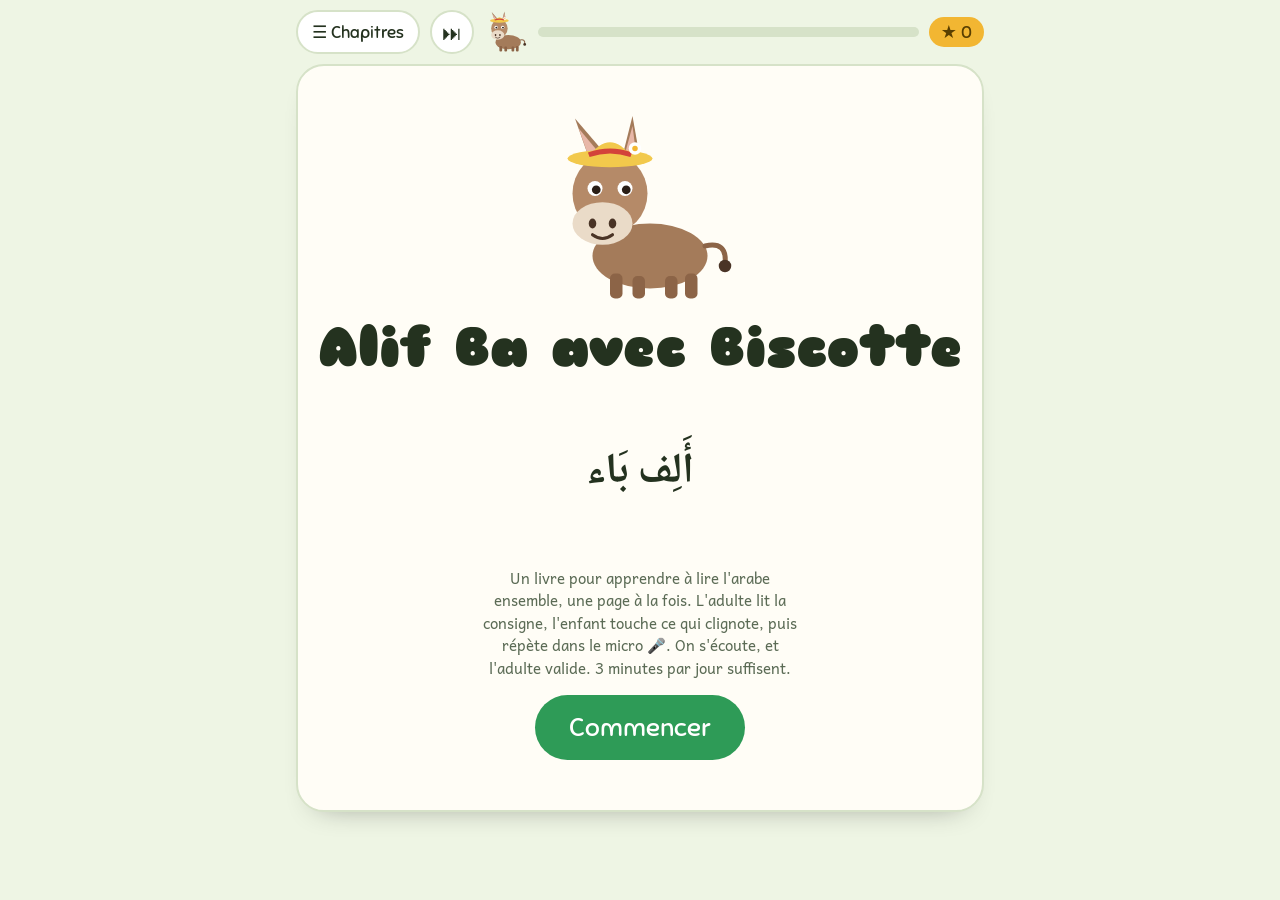
<file: alif-ba/index.html>
<!doctype html>
<html lang="fr">
<head>
<meta charset="utf-8">
<meta name="viewport" content="width=device-width, initial-scale=1, viewport-fit=cover">
<title>Alif Ba avec Biscotte</title>
<meta name="claude:viewport-fit-sides" content="cover">
<link rel="preconnect" href="https://fonts.googleapis.com">
<link rel="stylesheet" href="https://fonts.googleapis.com/css2?family=Andika:wght@400;700&family=Sniglet:wght@400;800&family=Noto+Naskh+Arabic:wght@500;700&display=swap">
<style>
/* Layout : un livre, une page à la fois ; une seule chose à toucher à la fois (elle clignote) */
:root{
  --bg:#EEF5E4; --paper:#FFFDF6; --card:#FFFFFF; --ink:#24321F; --soft:#5B6B55;
  --red:#D3433A; --blue:#2C69C9; --hay:#F2B632; --hay-ink:#5a3f00;
  --mute:#A3ADA0; --line:#D6E2C8; --good:#2E9B57; --good-ink:#FFFFFF; --rec-ring:rgba(211,67,58,.3);
  --f-display:"Sniglet","Comic Sans MS",system-ui,sans-serif;
  --f-read:"Andika","Verdana",system-ui,sans-serif;
  --f-cursive:"Playwrite FR Trad","Segoe Script",cursive;
}
@media (prefers-color-scheme:dark){:root:not([data-theme="light"]){
  --bg:#151E13; --paper:#212A1D; --card:#2A3526; --ink:#EEF4E6; --soft:#AEBBA6;
  --red:#FF7D70; --blue:#7FAAFF; --hay:#F5C24E; --hay-ink:#3a2900;
  --mute:#6E7A6B; --line:#33422E; --good:#3FB86E; --good-ink:#0d2416; color-scheme:dark}}
:root[data-theme="dark"]{
  --bg:#151E13; --paper:#212A1D; --card:#2A3526; --ink:#EEF4E6; --soft:#AEBBA6;
  --red:#FF7D70; --blue:#7FAAFF; --hay:#F5C24E; --hay-ink:#3a2900;
  --mute:#6E7A6B; --line:#33422E; --good:#3FB86E; --good-ink:#0d2416; color-scheme:dark}
*{box-sizing:border-box}
[hidden]{display:none!important}
html,body{height:100%}
body{margin:0;background:var(--bg);color:var(--ink);font-family:var(--f-read);font-size:18px;
  -webkit-user-select:none;user-select:none;touch-action:manipulation;-webkit-tap-highlight-color:transparent}
button{font:inherit;color:inherit;cursor:pointer}
button:focus-visible{outline:3px solid var(--blue);outline-offset:3px}
.app{height:100%;max-width:720px;margin:0 auto;display:flex;flex-direction:column;gap:10px;
  padding-left:max(16px,env(safe-area-inset-left,0px));padding-right:max(16px,env(safe-area-inset-right,0px));padding-block:10px 14px}

.top{display:flex;align-items:center;gap:10px}
.chap-btn{height:44px;border-radius:999px;border:2px solid var(--line);background:var(--card);font-family:var(--f-display);font-size:17px;padding:0 14px;white-space:nowrap;flex:none}
.icon-btn{width:44px;height:44px;border-radius:50%;border:2px solid var(--line);background:var(--card);font-size:20px;display:grid;place-items:center;flex:none}
.bar{flex:1;height:10px;background:var(--line);border-radius:99px;overflow:hidden}
.bar i{display:block;height:100%;width:0;background:var(--hay);transition:width .4s}
.stars{font-family:var(--f-display);font-size:18px;background:var(--hay);color:var(--hay-ink);border-radius:999px;padding:4px 12px;white-space:nowrap;font-variant-numeric:tabular-nums}

.page{flex:1;min-height:0;background:var(--paper);border:2px solid var(--line);border-radius:28px;
  box-shadow:0 14px 30px -22px rgba(0,0,0,.45);padding:20px;overflow:auto;
  display:flex;flex-direction:column;align-items:center;justify-content:flex-start;gap:16px;text-align:center;position:relative}
.page>:first-child{margin-top:auto} .page>:last-child{margin-bottom:auto}
.repeat{display:flex;flex-direction:column;align-items:center;gap:10px;border-top:2px dashed var(--line);padding-top:16px;width:100%}
.rep-title{font-family:var(--f-display);font-size:26px;margin:0}
.rep-title b{color:var(--blue)}
.mic{width:96px;height:96px;border-radius:50%;font-size:44px;background:var(--card);border:3px solid var(--line);display:grid;place-items:center;transition:box-shadow .08s}
.mic.rec{background:var(--red);border-color:var(--red);box-shadow:0 0 0 calc(var(--lvl,0) * 24px) var(--rec-ring)}
.mic:disabled{opacity:.3}
.adult-row{display:flex;gap:12px;flex-wrap:wrap;justify-content:center}
.okbtn{font-family:var(--f-display);font-size:22px;background:var(--good);color:var(--good-ink);border:0;border-radius:999px;padding:12px 22px}
.status{font-family:var(--f-display);font-size:20px;color:var(--soft);margin:0;min-height:28px}
.page.turn{animation:turn .35s ease-out}
@keyframes turn{from{opacity:0;transform:translateX(30px) rotateY(-8deg)}to{opacity:1;transform:none}}

.bottom{display:grid;grid-template-columns:56px 1fr 56px;align-items:center;gap:10px}
.prev{width:52px;height:52px}
.next{grid-column:3;width:64px;height:64px;border-radius:50%;border:0;background:var(--good);color:var(--good-ink);font-size:30px;display:grid;place-items:center;
  box-shadow:0 6px 0 -1px rgba(0,0,0,.18)}
.next.wide{grid-column:2 / 4;width:auto;border-radius:999px;font-family:var(--f-display);font-size:24px;padding:0 24px}
.next.off,.prev.off{visibility:hidden}
.next.appear{animation:appear .5s ease-out}
@keyframes appear{0%{transform:scale(.3)}70%{transform:scale(1.15)}100%{transform:scale(1)}}
.pnum{grid-column:2;grid-row:1;text-align:center;font-family:var(--f-display);color:var(--soft);font-variant-numeric:tabular-nums}

/* éléments à toucher, un par un */
.tap{border:0;background:none;padding:6px 12px;border-radius:22px;transition:opacity .25s,transform .15s}
.step.wait{opacity:.28}
.step.now{outline:4px dashed var(--hay);outline-offset:4px;animation:pulse 1.3s ease-in-out infinite}
@keyframes pulse{50%{transform:scale(1.07)}}
.step.lit{background:var(--hay);color:var(--hay-ink)!important}
.nudge{animation:wiggle .45s!important}
@keyframes wiggle{25%{transform:rotate(-5deg)}75%{transform:rotate(5deg)}}
body.busy .tap{cursor:wait}

.chapter{font-family:var(--f-display);font-size:16px;letter-spacing:.06em;text-transform:uppercase;color:var(--soft);margin:0}
h1,h2{font-family:var(--f-display);margin:0;text-wrap:balance;line-height:1.1}
h1{font-size:clamp(34px,8vw,54px)} h2{font-size:clamp(28px,6.5vw,42px)}
.lead{color:var(--soft);max-width:30ch;margin:0;line-height:1.5}
.say-adult{display:flex;align-items:center;gap:8px;justify-content:center;flex-wrap:wrap}
.cursive{font-family:var(--f-cursive);font-size:clamp(18px,4.6vw,24px);line-height:2;margin:0;color:var(--ink)}
.mini{width:40px;height:40px;font-size:17px}
.who{font-size:14px;color:var(--soft);margin:0}

.scene{position:relative;width:250px;max-width:100%;height:150px}
.scene .emo{position:absolute;left:10px;bottom:0;font-size:104px;line-height:1}
.fl span{position:absolute;font-weight:700;opacity:.25}
.fl span:nth-child(1){left:130px;top:82px;font-size:30px}
.fl span:nth-child(2){left:162px;top:40px;font-size:42px}
.fl span:nth-child(3){left:196px;top:-6px;font-size:56px}
.fl.go span{animation:pop .45s both}
.fl.go span:nth-child(2){animation-delay:.48s} .fl.go span:nth-child(3){animation-delay:.96s}
@keyframes pop{0%{opacity:.25;transform:scale(.6)}50%{opacity:1;transform:scale(1.2)}100%{opacity:1;transform:scale(1)}}
.v{color:var(--red)} .c{color:var(--blue)}
.big-letter{font-weight:700;font-size:clamp(100px,28vw,160px);line-height:1;min-width:1.3em}

.sylrow{display:flex;align-items:center;justify-content:center;gap:10px;flex-wrap:wrap}
.sylrow .tap{font-weight:700;font-size:clamp(64px,18vw,104px);line-height:1}
.op{font-family:var(--f-display);font-size:44px;color:var(--soft)}
.syl-res{font-weight:700;font-size:clamp(76px,22vw,124px);line-height:1;color:var(--ink)}
.syl-res b{color:var(--blue)} .syl-res i{font-style:normal;color:var(--red)}

.pic{font-size:clamp(90px,26vw,130px);line-height:1}
.wordrow{display:flex;gap:6px;justify-content:center;flex-wrap:wrap}
.wordrow .tap{font-weight:700;font-size:clamp(46px,13vw,72px);line-height:1.1;padding:4px 10px}
.wordrow .tap:nth-child(odd){color:var(--red)} .wordrow .tap:nth-child(even){color:var(--blue)}
.wordrow .m{color:var(--mute)}

.sentrow{display:flex;gap:6px 12px;justify-content:center;flex-wrap:wrap;max-width:560px}
.sentrow .tap{font-weight:700;font-size:clamp(30px,8vw,44px);padding:4px 10px}
.all{font-family:var(--f-display);font-size:22px;background:var(--card);border:2px solid var(--line);border-radius:999px;padding:12px 22px}

.listen{font-size:56px;width:110px;height:110px;border-radius:50%;background:var(--card);border:2px solid var(--line)}
.choices{display:flex;gap:18px;justify-content:center;flex-wrap:wrap}
.choice{font-weight:700;font-size:clamp(54px,15vw,80px);min-width:2.6em;padding:10px 18px;border-radius:26px;background:var(--card);border:3px solid var(--line)}
.choice.good{background:var(--good);border-color:var(--good);color:var(--good-ink)}
.choice.bad{animation:wiggle .45s}
.feedback{font-family:var(--f-display);font-size:24px;min-height:32px;margin:0}

.donkey{width:min(200px,45vw);height:auto}
.donkey-mini{width:44px;height:44px;flex:none}
.hop{animation:hop .5s}
@keyframes hop{50%{transform:translateY(-12px)}}
.start{font-family:var(--f-display);font-size:26px;background:var(--good);color:var(--good-ink);border:0;border-radius:999px;padding:16px 34px}
.parents{font-size:15px;color:var(--soft);max-width:36ch;margin:0;line-height:1.5}

.menu{position:fixed;inset:0;background:var(--bg);z-index:20;overflow:auto;
  padding-left:max(16px,env(safe-area-inset-left,0px));padding-right:max(16px,env(safe-area-inset-right,0px));
  padding-block:calc(env(safe-area-inset-top,0px) + 16px) calc(env(safe-area-inset-bottom,0px) + 16px)}
.menu-in{max-width:520px;margin:0 auto;display:flex;flex-direction:column;gap:10px}
.menu-head{display:flex;justify-content:space-between;align-items:center}
.menu .item{display:flex;justify-content:space-between;align-items:center;text-align:left;background:var(--card);border:2px solid var(--line);border-radius:18px;padding:14px 16px;font-family:var(--f-display);font-size:20px}
.menu .item small{font-family:var(--f-read);font-size:14px;color:var(--soft)}
.novoice{font-size:14px;color:var(--red);margin:0}
@media (prefers-reduced-motion:reduce){*{animation:none!important;transition:none!important}}
</style>
<style>
/* Arabe : textes de droite à gauche ; navigation identique au livre en français */
:root{--f-ar:"Noto Naskh Arabic","Geeza Pro","Arial",serif}
.ar{font-family:var(--f-ar);direction:rtl;unicode-bidi:isolate}
.bar{display:flex;justify-content:flex-end}
.ar-letter{font-family:var(--f-ar);font-weight:700;font-size:clamp(120px,34vw,190px);line-height:1.25;color:var(--blue);padding:0 28px}
.ar-name{font-family:var(--f-ar);font-size:clamp(30px,8vw,42px);font-weight:700}
.tr{font-size:16px;color:var(--soft);margin:0;max-width:34ch;line-height:1.5}
.wordcard{display:flex;flex-direction:column;align-items:center;gap:0;padding:8px 18px}
.wordcard .pic{font-size:clamp(64px,18vw,90px)}
.wordcard .ar{font-size:clamp(34px,9vw,48px);font-weight:700;line-height:1.6}
.wordcard small{font-size:15px;color:var(--soft)}
.mark{font-family:var(--f-ar);font-weight:700;font-size:clamp(110px,30vw,160px);line-height:1.2;color:var(--red)}
.arrow{display:flex;gap:4px;justify-content:center;flex-wrap:wrap}
.arrow .tap{font-family:var(--f-ar);font-weight:700;font-size:clamp(56px,15vw,100px);line-height:1.5;color:var(--blue);padding:0 12px}
.chunks .tap{font-family:var(--f-ar);font-weight:700;font-size:clamp(52px,14vw,80px);line-height:1.6;padding:0 6px}
.chunks .tap:nth-child(odd){color:var(--red)} .chunks .tap:nth-child(even){color:var(--blue)}
.arword{font-family:var(--f-ar);font-size:clamp(28px,7vw,36px);font-weight:700;margin:0}
.sentrow.ar .tap{font-family:var(--f-ar);font-size:clamp(36px,9.5vw,52px);line-height:1.7}
.choice.ar{font-family:var(--f-ar);line-height:1.5}
.rep-title b.ar{font-family:var(--f-ar);font-size:1.25em}
</style>
</head>
<body>
<svg width="0" height="0" style="position:absolute" aria-hidden="true">
  <symbol id="biscotte" viewBox="0 0 160 150">
    <ellipse cx="88" cy="112" rx="46" ry="26" fill="#A47B5A"/>
    <rect x="56" y="126" width="10" height="20" rx="4" fill="#8C6447"/><rect x="74" y="128" width="10" height="18" rx="4" fill="#8C6447"/>
    <rect x="100" y="128" width="10" height="18" rx="4" fill="#8C6447"/><rect x="116" y="126" width="10" height="20" rx="4" fill="#8C6447"/>
    <path d="M132 104 q18 -4 16 14" stroke="#8C6447" stroke-width="4" fill="none" stroke-linecap="round"/>
    <circle cx="148" cy="120" r="5" fill="#4A3426"/>
    <path d="M40 36 L28 2 L52 30 Z" fill="#A47B5A"/><path d="M38 30 L31 10 L46 28 Z" fill="#E8B7A8"/>
    <path d="M66 32 L74 0 L80 34 Z" fill="#A47B5A"/><path d="M68 30 L74 8 L77 31 Z" fill="#E8B7A8"/>
    <ellipse cx="56" cy="62" rx="30" ry="32" fill="#B58A68"/>
    <ellipse cx="50" cy="86" rx="24" ry="17" fill="#EADBC8"/>
    <ellipse cx="42" cy="86" rx="3" ry="4" fill="#4A3426"/><ellipse cx="58" cy="86" rx="3" ry="4" fill="#4A3426"/>
    <path d="M42 95 q8 6 16 0" stroke="#4A3426" stroke-width="2.5" fill="none" stroke-linecap="round"/>
    <circle cx="44" cy="58" r="6" fill="#fff"/><circle cx="45" cy="59" r="3.5" fill="#2A1E16"/>
    <circle cx="68" cy="58" r="6" fill="#fff"/><circle cx="69" cy="59" r="3.5" fill="#2A1E16"/>
    <ellipse cx="56" cy="34" rx="34" ry="7" fill="#F2C94C"/><path d="M38 34 q18 -26 36 0 Z" fill="#F2C94C"/>
    <path d="M39 31 q17 -6 34 0" stroke="#D3433A" stroke-width="4" fill="none"/>
    <g transform="translate(76 26)"><circle r="5" fill="#fff"/><circle r="2.2" fill="#F2B632"/></g>
  </symbol>
</svg>

<div class="app">
  <div class="top">
    <button class="chap-btn" id="menuBtn" aria-label="Choisir un chapitre">☰ Chapitres</button>
    <button class="icon-btn" id="skipBtn" aria-label="Chapitre suivant">⏭</button>
    <svg class="donkey-mini" id="mini" aria-hidden="true"><use href="#biscotte"/></svg>
    <div class="bar" aria-hidden="true"><i id="bar"></i></div>
    <span class="stars" id="stars">★ 0</span>
  </div>
  <main class="page" id="page" aria-live="polite"></main>
  <div class="bottom">
    <button class="icon-btn prev" id="prev" aria-label="Page précédente">◀</button>
    <span class="pnum" id="pnum"></span>
    <button class="next off" id="next" aria-label="Page suivante">▶</button>
  </div>
</div>

<div class="menu" id="menu" hidden>
  <div class="menu-in">
    <div class="menu-head"><h2>Sommaire</h2><button class="icon-btn" id="menuClose" aria-label="Fermer">✕</button></div>
    <div id="menuList" style="display:flex;flex-direction:column;gap:10px"></div>
  </div>
</div>
<script>
/* ---------- Voix arabe du téléphone ---------- */
let arVoice=null,hasVoices=false;
function loadVoices(){try{const v=speechSynthesis.getVoices();hasVoices=v.length>0;
  arVoice=v.find(x=>/^ar[-_]SA/i.test(x.lang))||v.find(x=>/^ar/i.test(x.lang))||null}catch(e){}}
try{loadVoices();speechSynthesis.onvoiceschanged=loadVoices}catch(e){}
function say(text,cb){try{const s=window.speechSynthesis;if(!s){cb&&cb();return}
  const u=new SpeechSynthesisUtterance(text);u.lang=arVoice?arVoice.lang:'ar-SA';u.rate=.72;if(arVoice)u.voice=arVoice;
  let done=false;const fin=()=>{if(!done){done=true;cb&&cb()}};u.onend=fin;u.onerror=fin;
  setTimeout(fin,1800+text.length*180);s.speak(u)}catch(e){cb&&cb()}}
const sayP=t=>new Promise(r=>say(t,r));
let AC=null;
function ac(){try{if(!AC)AC=new (window.AudioContext||window.webkitAudioContext)();if(AC.state==='suspended')AC.resume();return AC}catch(e){return null}}
function hush(){try{speechSynthesis.cancel()}catch(e){}}

/* ---------- Contenu du livre ---------- */
const LETTERS=[
 {l:'ا',n:'أَلِف',t:'alif',h:'se dit comme « a »',w:'أَسَد',e:'🦁',f:'lion'},
 {l:'ب',n:'بَاء',t:'bâ',h:'b',w:'بَطَّة',e:'🦆',f:'canard'},
 {l:'ت',n:'تَاء',t:'tâ',h:'t',w:'تُفَّاحَة',e:'🍎',f:'pomme'},
 {l:'ث',n:'ثَاء',t:'thâ',h:'th, la langue entre les dents',w:'ثَعْلَب',e:'🦊',f:'renard'},
 {l:'ج',n:'جِيم',t:'jîm',h:'dj',w:'جَمَل',e:'🐪',f:'chameau'},
 {l:'ح',n:'حَاء',t:'ḥâ',h:'h soufflé du fond de la gorge',w:'حِصَان',e:'🐴',f:'cheval'},
 {l:'خ',n:'خَاء',t:'khâ',h:'kh, comme la jota espagnole',w:'خَرُوف',e:'🐑',f:'mouton'},
 {l:'د',n:'دَال',t:'dâl',h:'d',w:'دُبّ',e:'🐻',f:'ours'},
 {l:'ذ',n:'ذَال',t:'dhâl',h:'dh, la langue entre les dents',w:'ذِئْب',e:'🐺',f:'loup'},
 {l:'ر',n:'رَاء',t:'râ',h:'r roulé',w:'رِيشَة',e:'🪶',f:'plume'},
 {l:'ز',n:'زَاي',t:'zây',h:'z',w:'زَرَافَة',e:'🦒',f:'girafe'},
 {l:'س',n:'سِين',t:'sîn',h:'s',w:'سَمَكَة',e:'🐟',f:'poisson'},
 {l:'ش',n:'شِين',t:'chîn',h:'ch',w:'شَمْس',e:'☀️',f:'soleil'},
 {l:'ص',n:'صَاد',t:'ṣâd',h:'s épais',w:'صَقْر',e:'🦅',f:'faucon'},
 {l:'ض',n:'ضَاد',t:'ḍâd',h:'d épais',w:'ضِفْدَع',e:'🐸',f:'grenouille'},
 {l:'ط',n:'طَاء',t:'ṭâ',h:'t épais',w:'طَائِرَة',e:'✈️',f:'avion'},
 {l:'ظ',n:'ظَاء',t:'ẓâ',h:'dh épais',w:'ظَرْف',e:'✉️',f:'enveloppe'},
 {l:'ع',n:'عَيْن',t:'ʿayn',h:'son serré du fond de la gorge',w:'عَيْن',e:'👁️',f:'œil'},
 {l:'غ',n:'غَيْن',t:'ghayn',h:'r grasseyé',w:'غَيْمَة',e:'☁️',f:'nuage'},
 {l:'ف',n:'فَاء',t:'fâ',h:'f',w:'فِيل',e:'🐘',f:'éléphant'},
 {l:'ق',n:'قَاف',t:'qâf',h:'k du fond de la gorge',w:'قِطّ',e:'🐱',f:'chat'},
 {l:'ك',n:'كَاف',t:'kâf',h:'k',w:'كَلْب',e:'🐶',f:'chien'},
 {l:'ل',n:'لَام',t:'lâm',h:'l',w:'لَيْمُون',e:'🍋',f:'citron'},
 {l:'م',n:'مِيم',t:'mîm',h:'m',w:'مَوْز',e:'🍌',f:'banane'},
 {l:'ن',n:'نُون',t:'noûn',h:'n',w:'نَحْلَة',e:'🐝',f:'abeille'},
 {l:'ه',n:'هَاء',t:'hâ',h:'h léger, comme un souffle',w:'هِلَال',e:'🌙',f:'croissant de lune'},
 {l:'و',n:'وَاو',t:'wâw',h:'w ou « ou »',w:'وَرْدَة',e:'🌹',f:'rose'},
 {l:'ي',n:'يَاء',t:'yâ',h:'y ou « i »',w:'يَد',e:'✋',f:'main'}
];
const MARKS=[
 {name:'Fatha',sym:'ـَ',fr:'Un petit trait au-dessus de la lettre. On dit « a ».',ex:['بَ','تَ','مَ']},
 {name:'Damma',sym:'ـُ',fr:'Un petit « و » au-dessus de la lettre. On dit « ou ».',ex:['بُ','تُ','مُ']},
 {name:'Kasra',sym:'ـِ',fr:'Un petit trait en dessous de la lettre. On dit « i ».',ex:['بِ','تِ','مِ']}
];
const SYL_LETTERS=['ب','ت','د','ر','س','ف','ك','ل','م','ن'];
const H=['َ','ُ','ِ'];
const WORDS=[
 {w:'بَاب',c:['بَا','ب'],e:'🚪',f:'porte'},
 {w:'قَمَر',c:['قَ','مَ','ر'],e:'🌙',f:'lune'},
 {w:'بَيْت',c:['بَيْ','ت'],e:'🏠',f:'maison'},
 {w:'وَلَد',c:['وَ','لَ','د'],e:'👦',f:'garçon'},
 {w:'بِنْت',c:['بِنْ','ت'],e:'👧',f:'fille'},
 {w:'قَلَم',c:['قَ','لَ','م'],e:'✏️',f:'crayon'},
 {w:'كِتَاب',c:['كِ','تَا','ب'],e:'📖',f:'livre'},
 {w:'مَاء',c:['مَا','ء'],e:'💧',f:'eau'},
 {w:'أَب',c:['أَ','ب'],e:'👨',f:'papa'},
 {w:'جَمَل',c:['جَ','مَ','ل'],e:'🐪',f:'chameau'},
 {w:'سَمَكَة',c:['سَ','مَ','كَة'],e:'🐟',f:'poisson'},
 {w:'أُمّ',c:['أُمّ'],e:'👩',f:'maman'}
];
const SENTENCES=[
 {t:'هٰذَا قَمَرٌ',e:'🌙',f:'C\'est une lune.'},
 {t:'هٰذَا وَلَدٌ',e:'👦',f:'C\'est un garçon.'},
 {t:'هٰذِهِ بِنْتٌ',e:'👧',f:'C\'est une fille.'},
 {t:'أَنَا أُحِبُّ أُمِّي',e:'👩',f:'J\'aime ma maman.'},
 {t:'الْقِطُّ يَشْرَبُ الْمَاءَ',e:'🐱',f:'Le chat boit l\'eau.'}
];

// Garde les lettres attachées quand un mot est coupé en morceaux
const MARKS_RE=/[ً-ْٰ]/g, NONJOIN='اأإآدذرزوؤءة';
const lastBase=s=>{const b=s.replace(MARKS_RE,'');return b[b.length-1]};
function joinChunks(c){return c.map((s,i)=>{let out=s;
  if(i>0&&!NONJOIN.includes(lastBase(c[i-1])))out='‍'+out;
  if(i<c.length-1&&!NONJOIN.includes(lastBase(s)))out=out+'‍';return out})}

const BOOK=[{type:'cover'}];const CHAPTERS=[];
function chap(title,text){CHAPTERS.push({title,at:BOOK.length});BOOK.push({type:'chap',n:CHAPTERS.length,title,text})}
chap('Les lettres','Il y a 28 lettres. L\'arabe se lit de droite à gauche.');
LETTERS.forEach(L=>BOOK.push({type:'lettre',...L}));
chap('Les petites voyelles','Trois petits signes disent comment chanter la lettre : a, ou, i.');
MARKS.forEach(M=>BOOK.push({type:'haraka',...M}));
chap('Les syllabes','Chaque lettre avec ses trois petites voyelles.');
SYL_LETTERS.forEach(l=>BOOK.push({type:'syl',l}));
for(let k=0;k<3;k++)BOOK.push({type:'jeu'});
chap('Les mots','On lit chaque morceau, puis le mot entier.');
WORDS.forEach(w=>BOOK.push({type:'mot',...w}));
chap('Les phrases','On lit chaque mot, puis toute la phrase.');
SENTENCES.forEach(s=>BOOK.push({type:'phrase',...s}));
BOOK.push({type:'end'});
/* ---------- Mémoire (page en cours, étoiles) ---------- */
const store={get(k,d){try{const v=localStorage.getItem(k);return v==null?d:JSON.parse(v)}catch(e){return d}},
  set(k,v){try{localStorage.setItem(k,JSON.stringify(v))}catch(e){}}};
let pg=Math.min(store.get('alifba-page',0),BOOK.length-1);
let finished=new Set(store.get('alifba-done',[]));

/* ---------- Mécanique : une chose à la fois ---------- */
const $=id=>document.getElementById(id);
let busy=false,token=0;
function lock(fn){busy=true;document.body.classList.add('busy');const t=token;
  return Promise.resolve().then(fn).catch(()=>{}).finally(()=>{if(t===token){busy=false;document.body.classList.remove('busy')}})}
function hop(){[$('mini')].forEach(d=>{d.classList.remove('hop');void d.getBoundingClientRect();d.classList.add('hop')})}
function nudge(el){el.classList.remove('nudge');void el.offsetWidth;el.classList.add('nudge')}
function el(tag,cls,html){const e=document.createElement(tag);if(cls)e.className=cls;if(html!=null)e.innerHTML=html;return e}
function flash(e,ms=700){e.classList.add('lit');setTimeout(()=>e.classList.remove('lit'),ms)}

// Les éléments s'allument l'un après l'autre ; seul celui qui clignote répond.
function seq(els,acts,fin){let i=0;
  function upd(){els.forEach((e,j)=>{e.classList.toggle('step',true);e.classList.toggle('now',j===i);e.classList.toggle('wait',j>i)})}
  els.forEach((e,j)=>e.addEventListener('click',()=>{if(busy)return;
    if(i<els.length&&j!==i){if(j>i)nudge(els[i]);return}
    e.classList.remove('now');
    lock(acts[j]).then(()=>{if(j===i){i++;upd();if(i===els.length)fin&&fin()}})}));
  upd()}

function pageDone(){if(!finished.has(pg)){finished.add(pg);store.set('alifba-done',[...finished]);updateTop()}
  hop();showNext(true)}
function showNext(anim){const n=$('next');n.classList.remove('off');if(anim){n.classList.remove('appear');void n.offsetWidth;n.classList.add('appear')}}
function updateTop(){$('stars').textContent='★ '+finished.size;$('bar').style.width=(pg/(BOOK.length-1)*100)+'%'}

function go(i){hush();if(stopRec)stopRec();token++;busy=false;document.body.classList.remove('busy');
  pg=Math.max(0,Math.min(BOOK.length-1,i));store.set('alifba-page',pg);
  const P=BOOK[pg],page=$('page');page.innerHTML='';page.classList.remove('turn');void page.offsetWidth;page.classList.add('turn');
  const n=$('next');n.className='next off';n.textContent='▶';n.setAttribute('aria-label','Page suivante');
  $('prev').classList.toggle('off',pg===0);
  $('pnum').textContent=pg===0?'':pg+' / '+(BOOK.length-1);
  updateTop();
  RENDER[P.type](page,P);
  if(finished.has(pg)||['cover','chap','end'].includes(P.type))showNext(false);
  if(P.type==='cover'||P.type==='end')n.classList.add('off');
  page.scrollTop=0}

/* ---------- Micro : l'enfant répète, on s'écoute, l'adulte valide ---------- */
let micStream=null,micTimer=null,stopRec=null;
const canRec=()=>!!(navigator.mediaDevices&&navigator.mediaDevices.getUserMedia&&window.MediaRecorder);
async function getMic(){clearTimeout(micTimer);
  if(micStream&&micStream.getTracks().some(t=>t.readyState==='live'))return micStream;
  micStream=await navigator.mediaDevices.getUserMedia({audio:{echoCancellation:true,noiseSuppression:false,autoGainControl:true}});return micStream}
function releaseMicLater(){clearTimeout(micTimer);micTimer=setTimeout(()=>{try{micStream&&micStream.getTracks().forEach(t=>t.stop())}catch(e){}micStream=null},60000)}
async function record(maxMs,meter){const s=await getMic();
  const mime=['audio/webm;codecs=opus','audio/mp4','audio/webm'].find(m=>{try{return MediaRecorder.isTypeSupported(m)}catch(e){return false}});
  const mr=new MediaRecorder(s,mime?{mimeType:mime}:undefined);const chunks=[];mr.ondataavailable=e=>{if(e.data&&e.data.size)chunks.push(e.data)};
  const c=ac();let an=null,src=null;try{src=c.createMediaStreamSource(s);an=c.createAnalyser();an.fftSize=1024;src.connect(an)}catch(e){}
  const buf=new Float32Array(1024);let heard=!an,lastLoud=0,raf;const t0=performance.now();
  return new Promise(res=>{
    function stop(){cancelAnimationFrame(raf);stopRec=null;if(mr.state!=='inactive')mr.stop()}
    function tick(){const now=performance.now();
      if(an){an.getFloatTimeDomainData(buf);let r=0;for(let i=0;i<buf.length;i++)r+=buf[i]*buf[i];r=Math.sqrt(r/buf.length);
        meter.style.setProperty('--lvl',Math.min(1,r*10).toFixed(2));if(r>.02){heard=true;lastLoud=now}}
      if(now-t0>maxMs||(heard&&an&&lastLoud&&now-lastLoud>1000)){stop();return}raf=requestAnimationFrame(tick)}
    mr.onstop=()=>{try{src&&src.disconnect()}catch(e){}meter.style.setProperty('--lvl',0);releaseMicLater();
      res({blob:new Blob(chunks,{type:mr.mimeType||'audio/webm'}),heard})};
    stopRec=stop;mr.start();tick()})}
function playUrl(url){return new Promise(r=>{try{const a=new Audio(url);let d=false;const f=()=>{if(!d){d=true;r()}};
  a.onended=f;a.onerror=f;setTimeout(f,15000);a.play().catch(f)}catch(e){r()}})}
function setBusy(b){busy=b;document.body.classList.toggle('busy',b)}

function repeat(page,model,label,maxMs){
  const box=el('div','repeat');
  const t=el('p','rep-title','À toi ! Répète : <b></b>');{const bb=t.querySelector('b');bb.textContent=label;bb.className='ar';bb.lang='ar'}
  const mic=el('button','mic step now','🎤');mic.setAttribute('aria-label','Enregistrer ma voix');
  const st=el('p','status','Touche le micro et répète.');
  const me=el('button','all','👂 Me réécouter');me.hidden=true;
  const adult=el('div','repeat');adult.style.borderTop='0';adult.style.paddingTop='0';adult.hidden=true;
  const again=el('button','all','🔁 Encore'),ok=el('button','okbtn step now','👍 Bien dit !');
  const row=el('div','adult-row');row.append(again,ok);adult.append(el('p','who','L\'adulte valide :'),row);
  box.append(t,mic,st,me,adult);page.append(box);
  setTimeout(()=>{try{box.scrollIntoView({behavior:'smooth',block:'nearest'})}catch(e){}},50);
  let rec=false,url=null;const myTok=token;
  function noMic(msg){st.textContent=msg;mic.disabled=true;mic.classList.remove('now');adult.hidden=false}
  mic.onclick=async()=>{
    if(rec){stopRec&&stopRec();return}
    if(busy)return;
    if(!canRec()){noMic('Le micro ne marche pas ici. Écoute ton enfant répéter, puis valide.');return}
    hush();ac();rec=true;setBusy(true);mic.classList.remove('now');mic.classList.add('rec');st.textContent='Je t\'écoute… ';adult.hidden=true;me.hidden=true;
    try{const r=await record(maxMs,mic);rec=false;mic.classList.remove('rec');if(token!==myTok)return;
      if(!r.heard){st.textContent='Je n\'ai rien entendu. Parle un peu plus fort !';mic.classList.add('now');setBusy(false);return}
      if(url)URL.revokeObjectURL(url);url=URL.createObjectURL(r.blob);
      st.textContent='👂 Écoute-toi…';await playUrl(url);if(token!==myTok)return;
      st.textContent='🫏 Et Biscotte…';await model();if(token!==myTok)return;
      st.textContent='C\'est pareil ?';me.hidden=false;adult.hidden=false;
    }catch(e){rec=false;mic.classList.remove('rec');noMic('Le micro n\'est pas autorisé. Écoute ton enfant répéter, puis valide.')}
    if(token===myTok)setBusy(false)};
  me.onclick=()=>{if(busy||!url)return;lock(()=>playUrl(url))};
  again.onclick=()=>{if(busy)return;adult.hidden=true;me.hidden=true;st.textContent='🫏 Écoute bien Biscotte…';
    lock(model).then(()=>{st.textContent='À toi ! Touche le micro.';if(!mic.disabled)mic.classList.add('now');else adult.hidden=false})};
  ok.onclick=()=>{if(busy)return;ok.classList.remove('now');st.textContent='Bravo ! ⭐';adult.hidden=true;me.hidden=false;pageDone()};
}


function donkey(cls='donkey'){const s=document.createElementNS('http://www.w3.org/2000/svg','svg');s.setAttribute('class',cls);s.setAttribute('viewBox','0 0 160 150');
  s.innerHTML='<use href="#biscotte"/>';s.setAttribute('role','img');s.setAttribute('aria-label','Biscotte, le petit âne');return s}
function arEl(tag,cls,text){const e=el(tag,(cls?cls+' ':'')+'ar');e.textContent=text;e.lang='ar';return e}

const RENDER={
 cover(page){page.append(donkey(),el('h1','','Alif Ba avec Biscotte'),arEl('p','ar-name','أَلِف بَاء'),
   el('p','parents','Un livre pour apprendre à lire l\'arabe ensemble, une page à la fois. L\'adulte lit la consigne, l\'enfant touche ce qui clignote, puis répète dans le micro 🎤. On s\'écoute, et l\'adulte valide. 3 minutes par jour suffisent.'));
   if(hasVoices&&!arVoice)page.append(el('p','novoice','Pas de voix arabe sur cet appareil : ajoute-la dans les réglages du téléphone (synthèse vocale), sinon les sons ne seront pas lus.'));
   const saved=store.get('alifba-resume',0);
   const b=el('button','start',saved>0?'Continuer':'Commencer');b.onclick=()=>{ac();go(saved>0?saved:1)};page.append(b);
   if(saved>0){const r=el('button','all','Recommencer au début');r.onclick=()=>{ac();go(1)};page.append(r)}},
 chap(page,P){page.append(donkey(),el('p','chapter','Chapitre '+P.n),el('h2','',P.title),el('p','lead',P.text))},
 lettre(page,P){
   const L=arEl('button','tap ar-letter',P.l);L.setAttribute('aria-label','Écouter le nom de la lettre');
   const name=el('div','');name.append(arEl('p','ar-name',P.n));name.querySelector('p').style.margin='0';
   const tr=el('p','tr','');tr.textContent=P.t+' — '+P.h;
   const W=el('button','tap wordcard','');W.append(el('span','pic',P.e),arEl('span','',P.w),el('small','',P.f));
   W.setAttribute('aria-label','Écouter le mot');
   page.append(el('p','who','Touche la lettre, puis l\'image.'),L,name,tr,W);
   seq([L,W],[()=>sayP(P.n),()=>sayP(P.w)],()=>repeat(page,()=>sayP(P.n),P.n,3000))},
 haraka(page,P){page.append(el('p','chapter',P.name),arEl('div','mark',P.sym),el('p','lead',P.fr));
   const row=el('div','arrow');row.dir='rtl';const bs=P.ex.map(s=>{const b=arEl('button','tap',s);row.append(b);return b});
   page.append(el('p','who','Touche chaque lettre, de droite à gauche.'),row);
   const all=P.ex.join('، ');
   seq(bs,bs.map((b,i)=>()=>sayP(P.ex[i])),()=>repeat(page,()=>sayP(all),P.ex.join(' '),4000))},
 syl(page,P){const ex=H.map(h=>P.l+h);
   page.append(arEl('div','ar-letter',P.l));page.lastChild.style.fontSize='clamp(90px,24vw,130px)';
   const row=el('div','arrow');row.dir='rtl';const bs=ex.map(s=>{const b=arEl('button','tap',s);row.append(b);return b});
   page.append(el('p','who','a, ou, i : touche chaque syllabe, de droite à gauche.'),row);
   const all=ex.join('، ');
   seq(bs,bs.map((b,i)=>()=>sayP(ex[i])),()=>repeat(page,()=>sayP(all),ex.join(' '),4000))},
 jeu(page){const pick=a=>a[Math.floor(Math.random()*a.length)];
   const l=pick(SYL_LETTERS),h=pick(H),ans=l+h;
   const other=Math.random()<.6?l+pick(H.filter(x=>x!==h)):pick(SYL_LETTERS.filter(x=>x!==l))+h;
   const opts=Math.random()<.5?[ans,other]:[other,ans];const say1=()=>sayP(ans);
   const Lb=el('button','tap listen','🔊');Lb.setAttribute('aria-label','Écouter');
   const box=el('div','choices');box.dir='rtl';const fb=el('p','feedback','');
   page.append(el('p','chapter','Jeu'),el('h2','','Écoute et trouve'),Lb,box,fb);
   let heard=false,won=false;
   const chs=opts.map(o=>{const b=arEl('button','choice step wait',o);box.append(b);return b});
   Lb.classList.add('step','now');
   Lb.onclick=()=>{if(busy)return;lock(say1).then(()=>{heard=true;Lb.classList.remove('now');chs.forEach(c=>{c.classList.remove('wait');c.classList.add('now')})})};
   chs.forEach((b,i)=>b.onclick=()=>{if(busy||won)return;if(!heard){nudge(Lb);return}
     if(opts[i]===ans){won=true;chs.forEach(c=>c.classList.remove('now'));b.classList.add('good');fb.textContent='Bravo ! أَحْسَنْتَ';lock(()=>sayP('أَحْسَنْتَ')).then(pageDone)}
     else{b.classList.remove('bad');void b.offsetWidth;b.classList.add('bad');fb.textContent='Presque ! Écoute encore.';lock(say1)}})},
 mot(page,P){const row=el('div','chunks');row.dir='rtl';row.style.display='flex';row.style.justifyContent='center';row.style.flexWrap='wrap';
   const parts=joinChunks(P.c).map(s=>{const b=arEl('button','tap',s);row.append(b);return b});
   const pic=el('button','tap wordcard','');pic.append(el('span','pic',P.e),arEl('span','',P.w),el('small','',P.f));
   pic.setAttribute('aria-label','Le mot entier');
   page.append(el('p','who','Lis chaque morceau de droite à gauche, puis touche l\'image.'),row,pic);
   seq([...parts,pic],[...parts.map((b,i)=>()=>{flash(b,900);return sayP(P.c[i])}),
     ()=>{parts.forEach(b=>flash(b,1100));return sayP(P.w)}],()=>repeat(page,()=>sayP(P.w),P.w,3500))},
 phrase(page,P){page.append(el('div','pic',P.e));const row=el('div','sentrow ar');row.dir='rtl';
   const ws=P.t.split(' ');const words=ws.map(w=>{const b=arEl('button','tap',w);row.append(b);return b});
   const all=el('button','tap all','🔊 Toute la phrase');
   page.append(el('p','who','Lis chaque mot, de droite à gauche, puis toute la phrase.'),row,el('p','tr','« '+P.f+' »'),all);
   seq([...words,all],[...words.map((b,i)=>()=>{flash(b,900);return sayP(ws[i])}),
     async()=>{words.forEach(b=>b.classList.add('lit'));await sayP(P.t);words.forEach(b=>b.classList.remove('lit'))}],
     ()=>repeat(page,()=>sayP(P.t),P.t,8000))},
 end(page){page.append(donkey(),el('h2','','Bravo ! أَحْسَنْتَ'),el('p','lead','Tu as lu tout le livre et gagné '+finished.size+' étoiles. Biscotte est très fier de toi.'));
   const b=el('button','start','Relire le livre');b.onclick=()=>go(1);page.append(b)}
};

/* ---------- Navigation ---------- */
$('next').onclick=()=>{if($('next').classList.contains('off'))return;go(pg+1)};
$('prev').onclick=()=>go(pg-1);
const origGo=go;
function goWrap(i){if(i>0)store.set('alifba-resume',i);origGo(i)}
go=goWrap;
const list=$('menuList');
CHAPTERS.forEach((c,i)=>{const b=el('button','item','<span>'+(i+1)+'. '+c.title+'</span><small>page '+c.at+'</small>');
  b.onclick=()=>{$('menu').hidden=true;go(c.at)};list.append(b)});
const back=el('button','item','<span>Couverture</span><small>début</small>');back.onclick=()=>{$('menu').hidden=true;origGo(0)};list.prepend(back);
$('menuBtn').onclick=()=>{hush();$('menu').hidden=false};
$('menuClose').onclick=()=>{$('menu').hidden=true};
$('skipBtn').onclick=()=>{const c=CHAPTERS.find(c=>c.at>pg);go(c?c.at:BOOK.length-1)};
origGo(0);
</script>

</body>
</html>
</file>
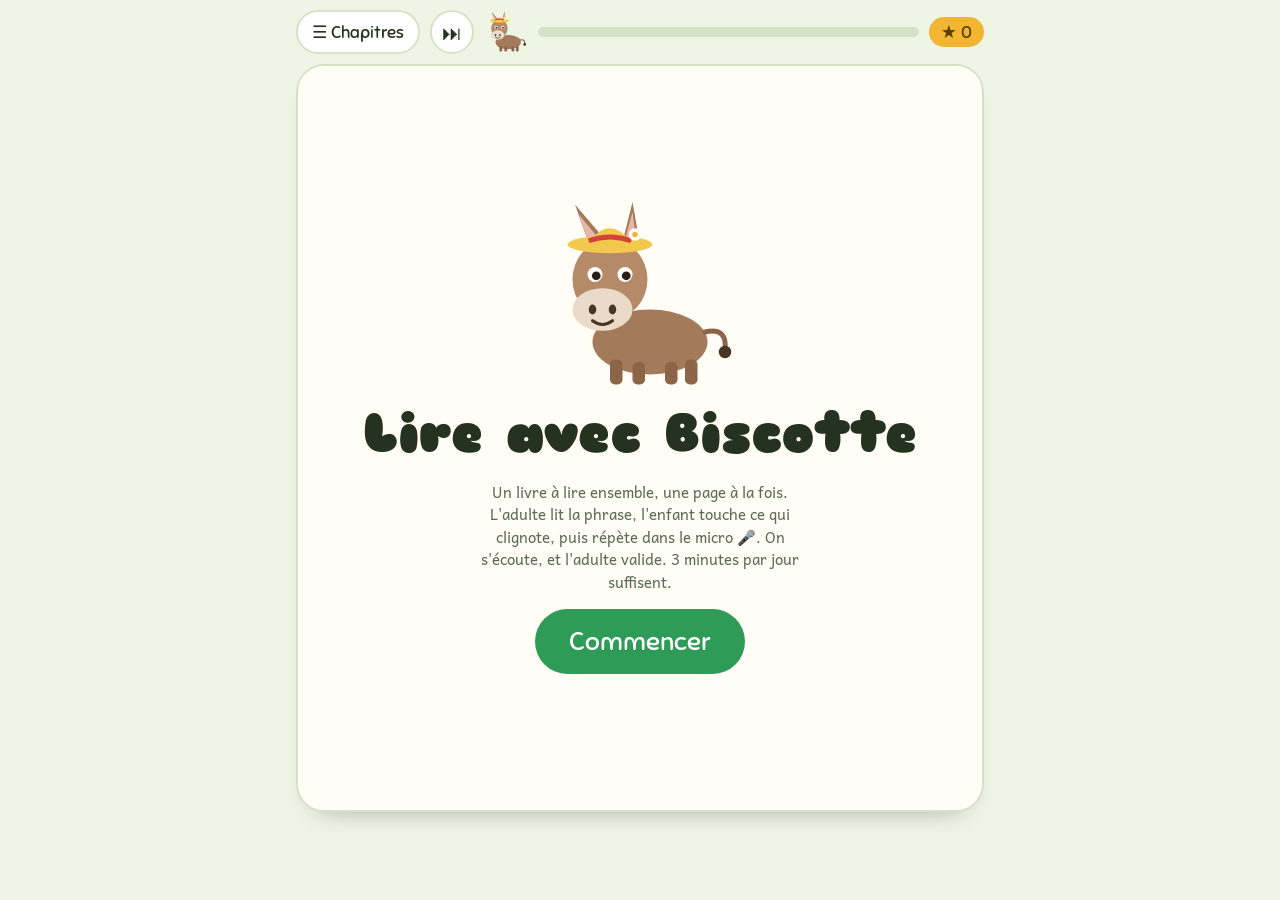
<file: lire-avec-biscotte/index.html>
<!doctype html>
<html lang="fr">
<head>
<meta charset="utf-8">
<meta name="viewport" content="width=device-width, initial-scale=1, viewport-fit=cover">
<title>Lire avec Biscotte</title>
<meta name="claude:viewport-fit-sides" content="cover">
<link rel="preconnect" href="https://fonts.googleapis.com">
<link rel="stylesheet" href="https://fonts.googleapis.com/css2?family=Andika:wght@400;700&family=Sniglet:wght@400;800&family=Playwrite+FR+Trad:wght@300&display=swap">
<style>
/* Layout : un livre, une page à la fois ; une seule chose à toucher à la fois (elle clignote) */
:root{
  --bg:#EEF5E4; --paper:#FFFDF6; --card:#FFFFFF; --ink:#24321F; --soft:#5B6B55;
  --red:#D3433A; --blue:#2C69C9; --hay:#F2B632; --hay-ink:#5a3f00;
  --mute:#A3ADA0; --line:#D6E2C8; --good:#2E9B57; --good-ink:#FFFFFF; --rec-ring:rgba(211,67,58,.3);
  --f-display:"Sniglet","Comic Sans MS",system-ui,sans-serif;
  --f-read:"Andika","Verdana",system-ui,sans-serif;
  --f-cursive:"Playwrite FR Trad","Segoe Script",cursive;
}
@media (prefers-color-scheme:dark){:root:not([data-theme="light"]){
  --bg:#151E13; --paper:#212A1D; --card:#2A3526; --ink:#EEF4E6; --soft:#AEBBA6;
  --red:#FF7D70; --blue:#7FAAFF; --hay:#F5C24E; --hay-ink:#3a2900;
  --mute:#6E7A6B; --line:#33422E; --good:#3FB86E; --good-ink:#0d2416; color-scheme:dark}}
:root[data-theme="dark"]{
  --bg:#151E13; --paper:#212A1D; --card:#2A3526; --ink:#EEF4E6; --soft:#AEBBA6;
  --red:#FF7D70; --blue:#7FAAFF; --hay:#F5C24E; --hay-ink:#3a2900;
  --mute:#6E7A6B; --line:#33422E; --good:#3FB86E; --good-ink:#0d2416; color-scheme:dark}
*{box-sizing:border-box}
[hidden]{display:none!important}
html,body{height:100%}
body{margin:0;background:var(--bg);color:var(--ink);font-family:var(--f-read);font-size:18px;
  -webkit-user-select:none;user-select:none;touch-action:manipulation;-webkit-tap-highlight-color:transparent}
button{font:inherit;color:inherit;cursor:pointer}
button:focus-visible{outline:3px solid var(--blue);outline-offset:3px}
.app{height:100%;max-width:720px;margin:0 auto;display:flex;flex-direction:column;gap:10px;
  padding-left:max(16px,env(safe-area-inset-left,0px));padding-right:max(16px,env(safe-area-inset-right,0px));padding-block:10px 14px}

.top{display:flex;align-items:center;gap:10px}
.chap-btn{height:44px;border-radius:999px;border:2px solid var(--line);background:var(--card);font-family:var(--f-display);font-size:17px;padding:0 14px;white-space:nowrap;flex:none}
.icon-btn{width:44px;height:44px;border-radius:50%;border:2px solid var(--line);background:var(--card);font-size:20px;display:grid;place-items:center;flex:none}
.bar{flex:1;height:10px;background:var(--line);border-radius:99px;overflow:hidden}
.bar i{display:block;height:100%;width:0;background:var(--hay);transition:width .4s}
.stars{font-family:var(--f-display);font-size:18px;background:var(--hay);color:var(--hay-ink);border-radius:999px;padding:4px 12px;white-space:nowrap;font-variant-numeric:tabular-nums}

.page{flex:1;min-height:0;background:var(--paper);border:2px solid var(--line);border-radius:28px;
  box-shadow:0 14px 30px -22px rgba(0,0,0,.45);padding:20px;overflow:auto;
  display:flex;flex-direction:column;align-items:center;justify-content:flex-start;gap:16px;text-align:center;position:relative}
.page>:first-child{margin-top:auto} .page>:last-child{margin-bottom:auto}
.repeat{display:flex;flex-direction:column;align-items:center;gap:10px;border-top:2px dashed var(--line);padding-top:16px;width:100%}
.rep-title{font-family:var(--f-display);font-size:26px;margin:0}
.rep-title b{color:var(--blue)}
.mic{width:96px;height:96px;border-radius:50%;font-size:44px;background:var(--card);border:3px solid var(--line);display:grid;place-items:center;transition:box-shadow .08s}
.mic.rec{background:var(--red);border-color:var(--red);box-shadow:0 0 0 calc(var(--lvl,0) * 24px) var(--rec-ring)}
.mic:disabled{opacity:.3}
.adult-row{display:flex;gap:12px;flex-wrap:wrap;justify-content:center}
.okbtn{font-family:var(--f-display);font-size:22px;background:var(--good);color:var(--good-ink);border:0;border-radius:999px;padding:12px 22px}
.status{font-family:var(--f-display);font-size:20px;color:var(--soft);margin:0;min-height:28px}
.page.turn{animation:turn .35s ease-out}
@keyframes turn{from{opacity:0;transform:translateX(30px) rotateY(-8deg)}to{opacity:1;transform:none}}

.bottom{display:grid;grid-template-columns:56px 1fr 56px;align-items:center;gap:10px}
.prev{width:52px;height:52px}
.next{grid-column:3;width:64px;height:64px;border-radius:50%;border:0;background:var(--good);color:var(--good-ink);font-size:30px;display:grid;place-items:center;
  box-shadow:0 6px 0 -1px rgba(0,0,0,.18)}
.next.wide{grid-column:2 / 4;width:auto;border-radius:999px;font-family:var(--f-display);font-size:24px;padding:0 24px}
.next.off,.prev.off{visibility:hidden}
.next.appear{animation:appear .5s ease-out}
@keyframes appear{0%{transform:scale(.3)}70%{transform:scale(1.15)}100%{transform:scale(1)}}
.pnum{grid-column:2;grid-row:1;text-align:center;font-family:var(--f-display);color:var(--soft);font-variant-numeric:tabular-nums}

/* éléments à toucher, un par un */
.tap{border:0;background:none;padding:6px 12px;border-radius:22px;transition:opacity .25s,transform .15s}
.step.wait{opacity:.28}
.step.now{outline:4px dashed var(--hay);outline-offset:4px;animation:pulse 1.3s ease-in-out infinite}
@keyframes pulse{50%{transform:scale(1.07)}}
.step.lit{background:var(--hay);color:var(--hay-ink)!important}
.nudge{animation:wiggle .45s!important}
@keyframes wiggle{25%{transform:rotate(-5deg)}75%{transform:rotate(5deg)}}
body.busy .tap{cursor:wait}

.chapter{font-family:var(--f-display);font-size:16px;letter-spacing:.06em;text-transform:uppercase;color:var(--soft);margin:0}
h1,h2{font-family:var(--f-display);margin:0;text-wrap:balance;line-height:1.1}
h1{font-size:clamp(34px,8vw,54px)} h2{font-size:clamp(28px,6.5vw,42px)}
.lead{color:var(--soft);max-width:30ch;margin:0;line-height:1.5}
.say-adult{display:flex;align-items:center;gap:8px;justify-content:center;flex-wrap:wrap}
.cursive{font-family:var(--f-cursive);font-size:clamp(18px,4.6vw,24px);line-height:2;margin:0;color:var(--ink)}
.mini{width:40px;height:40px;font-size:17px}
.who{font-size:14px;color:var(--soft);margin:0}

.scene{position:relative;width:250px;max-width:100%;height:150px}
.scene .emo{position:absolute;left:10px;bottom:0;font-size:104px;line-height:1}
.fl span{position:absolute;font-weight:700;opacity:.25}
.fl span:nth-child(1){left:130px;top:82px;font-size:30px}
.fl span:nth-child(2){left:162px;top:40px;font-size:42px}
.fl span:nth-child(3){left:196px;top:-6px;font-size:56px}
.fl.go span{animation:pop .45s both}
.fl.go span:nth-child(2){animation-delay:.48s} .fl.go span:nth-child(3){animation-delay:.96s}
@keyframes pop{0%{opacity:.25;transform:scale(.6)}50%{opacity:1;transform:scale(1.2)}100%{opacity:1;transform:scale(1)}}
.v{color:var(--red)} .c{color:var(--blue)}
.big-letter{font-weight:700;font-size:clamp(100px,28vw,160px);line-height:1;min-width:1.3em}

.sylrow{display:flex;align-items:center;justify-content:center;gap:10px;flex-wrap:wrap}
.sylrow .tap{font-weight:700;font-size:clamp(64px,18vw,104px);line-height:1}
.op{font-family:var(--f-display);font-size:44px;color:var(--soft)}
.syl-res{font-weight:700;font-size:clamp(76px,22vw,124px);line-height:1;color:var(--ink)}
.syl-res b{color:var(--blue)} .syl-res i{font-style:normal;color:var(--red)}

.pic{font-size:clamp(90px,26vw,130px);line-height:1}
.wordrow{display:flex;gap:6px;justify-content:center;flex-wrap:wrap}
.wordrow .tap{font-weight:700;font-size:clamp(46px,13vw,72px);line-height:1.1;padding:4px 10px}
.wordrow .tap:nth-child(odd){color:var(--red)} .wordrow .tap:nth-child(even){color:var(--blue)}
.wordrow .m{color:var(--mute)}

.sentrow{display:flex;gap:6px 12px;justify-content:center;flex-wrap:wrap;max-width:560px}
.sentrow .tap{font-weight:700;font-size:clamp(30px,8vw,44px);padding:4px 10px}
.all{font-family:var(--f-display);font-size:22px;background:var(--card);border:2px solid var(--line);border-radius:999px;padding:12px 22px}

.listen{font-size:56px;width:110px;height:110px;border-radius:50%;background:var(--card);border:2px solid var(--line)}
.choices{display:flex;gap:18px;justify-content:center;flex-wrap:wrap}
.choice{font-weight:700;font-size:clamp(54px,15vw,80px);min-width:2.6em;padding:10px 18px;border-radius:26px;background:var(--card);border:3px solid var(--line)}
.choice.good{background:var(--good);border-color:var(--good);color:var(--good-ink)}
.choice.bad{animation:wiggle .45s}
.feedback{font-family:var(--f-display);font-size:24px;min-height:32px;margin:0}

.donkey{width:min(200px,45vw);height:auto}
.donkey-mini{width:44px;height:44px;flex:none}
.hop{animation:hop .5s}
@keyframes hop{50%{transform:translateY(-12px)}}
.start{font-family:var(--f-display);font-size:26px;background:var(--good);color:var(--good-ink);border:0;border-radius:999px;padding:16px 34px}
.parents{font-size:15px;color:var(--soft);max-width:36ch;margin:0;line-height:1.5}

.menu{position:fixed;inset:0;background:var(--bg);z-index:20;overflow:auto;
  padding-left:max(16px,env(safe-area-inset-left,0px));padding-right:max(16px,env(safe-area-inset-right,0px));
  padding-block:calc(env(safe-area-inset-top,0px) + 16px) calc(env(safe-area-inset-bottom,0px) + 16px)}
.menu-in{max-width:520px;margin:0 auto;display:flex;flex-direction:column;gap:10px}
.menu-head{display:flex;justify-content:space-between;align-items:center}
.menu .item{display:flex;justify-content:space-between;align-items:center;text-align:left;background:var(--card);border:2px solid var(--line);border-radius:18px;padding:14px 16px;font-family:var(--f-display);font-size:20px}
.menu .item small{font-family:var(--f-read);font-size:14px;color:var(--soft)}
.novoice{font-size:14px;color:var(--red);margin:0}
.board{position:relative;display:flex;justify-content:space-between;width:100%;max-width:400px;gap:16px}
.board .col{display:flex;flex-direction:column;justify-content:space-around;gap:18px;position:relative;z-index:1}
.spk{width:78px;height:78px;border-radius:50%;background:var(--card);border:5px solid var(--pc);font-size:34px;display:grid;place-items:center;padding:0}
.rl{min-width:86px;height:86px;border-radius:22px;background:var(--card);border:4px solid var(--line);font-weight:700;font-size:58px;line-height:1;display:grid;place-items:center;padding:0 12px}
.rl.ok{border-color:var(--pc)}
.board svg{position:absolute;inset:0;width:100%;height:100%;pointer-events:none;overflow:visible}
.board line{stroke-width:7;stroke-linecap:round}
.board line.draw{stroke-dasharray:400;stroke-dashoffset:400;animation:draw .45s ease-out forwards}
@keyframes draw{to{stroke-dashoffset:0}}
@media (prefers-reduced-motion:reduce){*{animation:none!important;transition:none!important}}
</style>
</head>
<body>

<svg width="0" height="0" style="position:absolute" aria-hidden="true">
  <symbol id="biscotte" viewBox="0 0 160 150">
    <ellipse cx="88" cy="112" rx="46" ry="26" fill="#A47B5A"/>
    <rect x="56" y="126" width="10" height="20" rx="4" fill="#8C6447"/><rect x="74" y="128" width="10" height="18" rx="4" fill="#8C6447"/>
    <rect x="100" y="128" width="10" height="18" rx="4" fill="#8C6447"/><rect x="116" y="126" width="10" height="20" rx="4" fill="#8C6447"/>
    <path d="M132 104 q18 -4 16 14" stroke="#8C6447" stroke-width="4" fill="none" stroke-linecap="round"/>
    <circle cx="148" cy="120" r="5" fill="#4A3426"/>
    <path d="M40 36 L28 2 L52 30 Z" fill="#A47B5A"/><path d="M38 30 L31 10 L46 28 Z" fill="#E8B7A8"/>
    <path d="M66 32 L74 0 L80 34 Z" fill="#A47B5A"/><path d="M68 30 L74 8 L77 31 Z" fill="#E8B7A8"/>
    <ellipse cx="56" cy="62" rx="30" ry="32" fill="#B58A68"/>
    <ellipse cx="50" cy="86" rx="24" ry="17" fill="#EADBC8"/>
    <ellipse cx="42" cy="86" rx="3" ry="4" fill="#4A3426"/><ellipse cx="58" cy="86" rx="3" ry="4" fill="#4A3426"/>
    <path d="M42 95 q8 6 16 0" stroke="#4A3426" stroke-width="2.5" fill="none" stroke-linecap="round"/>
    <circle cx="44" cy="58" r="6" fill="#fff"/><circle cx="45" cy="59" r="3.5" fill="#2A1E16"/>
    <circle cx="68" cy="58" r="6" fill="#fff"/><circle cx="69" cy="59" r="3.5" fill="#2A1E16"/>
    <ellipse cx="56" cy="34" rx="34" ry="7" fill="#F2C94C"/><path d="M38 34 q18 -26 36 0 Z" fill="#F2C94C"/>
    <path d="M39 31 q17 -6 34 0" stroke="#D3433A" stroke-width="4" fill="none"/>
    <g transform="translate(76 26)"><circle r="5" fill="#fff"/><circle r="2.2" fill="#F2B632"/></g>
  </symbol>
</svg>

<div class="app">
  <div class="top">
    <button class="chap-btn" id="menuBtn" aria-label="Choisir un chapitre">☰ Chapitres</button>
    <button class="icon-btn" id="skipBtn" aria-label="Chapitre suivant">⏭</button>
    <svg class="donkey-mini" id="mini" aria-hidden="true"><use href="#biscotte"/></svg>
    <div class="bar" aria-hidden="true"><i id="bar"></i></div>
    <span class="stars" id="stars">★ 0</span>
  </div>
  <main class="page" id="page" aria-live="polite"></main>
  <div class="bottom">
    <button class="icon-btn prev" id="prev" aria-label="Page précédente">◀</button>
    <span class="pnum" id="pnum"></span>
    <button class="next off" id="next" aria-label="Page suivante">▶</button>
  </div>
</div>

<div class="menu" id="menu" hidden>
  <div class="menu-in">
    <div class="menu-head"><h2>Sommaire</h2><button class="icon-btn" id="menuClose" aria-label="Fermer">✕</button></div>
    <div id="menuList" style="display:flex;flex-direction:column;gap:10px"></div>
  </div>
</div>

<script>
/* ---------- Voix du téléphone (phrases, syllabes, mots) ---------- */
let frVoice=null,hasVoices=false;
function loadVoices(){try{const v=speechSynthesis.getVoices();hasVoices=v.length>0;frVoice=v.find(x=>/^fr/i.test(x.lang))||null}catch(e){}}
try{loadVoices();speechSynthesis.onvoiceschanged=loadVoices}catch(e){}
function say(text,cb){try{const s=window.speechSynthesis;if(!s){cb&&cb();return}
  const u=new SpeechSynthesisUtterance(text);u.lang='fr-FR';u.rate=.8;if(frVoice)u.voice=frVoice;
  let done=false;const fin=()=>{if(!done){done=true;cb&&cb()}};u.onend=fin;u.onerror=fin;
  setTimeout(fin,1500+text.length*140);s.speak(u)}catch(e){cb&&cb()}}
const sayP=t=>new Promise(r=>say(t,r));
const spokenSyl=(c,v)=>v==='e'?c+'eu':c+v;
// La voix épelle certaines syllabes seules (« L O ») : on lui donne un vrai mot qui se prononce pareil.
const SAY={ma:'mât',me:'meuh',mi:'mie',mo:'mot',mu:'mue',mè:'mais',
 la:'la',le:'le',li:'lit',lo:'lot',lu:'lu',lè:'lait',
 pa:'pas',pe:'peu',pi:'pie',po:'pot',pu:'pu',pè:'paix',
 ra:'rat',ri:'riz',ro:'rot',ru:'rue',rè:'raie',
 ta:'ta',to:'tôt',tu:'tu',té:'thé',tè:'tait',
 sa:'sa',se:'ceux',si:'si',so:'seau',su:'su',sé:'ses',sè:'sait',
 va:'va',ve:'veux',vi:'vie',vo:'veau',vu:'vu',vè:'vais',
 na:'na',ne:'nœud',ni:'nid',no:'nos',nu:'nu',né:'né',nè:'naît',
 fa:'fa',fe:'feu',fi:'fi',fo:'faux',fu:'fut',fé:'fée',fè:'fait',
 ba:'bas',be:'bœufs',bo:'beau',bu:'bu',bè:'baie',
 da:'da',de:'deux',di:'dit',do:'dos',du:'du',dé:'dé',dè:'dais',
 cha:'chat',cho:'chaud',chè:'chai',
 meu:'meuh',leu:'le',peu:'peu',neu:'nœud',beu:'bœufs',deu:'deux',teu:'te',veu:'veux',feu:'feu',seu:'ceux'};
const spk=(s,fb)=>SAY[s]||fb||s;

/* ---------- Sons des lettres fabriqués dans la page ---------- */
let AC=null,curSrc=null;const cache={};const SR=44100;
function ac(){try{if(!AC)AC=new (window.AudioContext||window.webkitAudioContext)();if(AC.state==='suspended')AC.resume();return AC}catch(e){return null}}
const VF={a:[820,1300,2800],e:[480,1450,2600],i:[300,2600,3300],o:[430,830,2800],u:[290,1950,2550],'é':[400,2300,2950],'è':[580,1850,2600]};
function voice(c,t0,dur,f0=225){const o=c.createOscillator();o.type='sawtooth';
  o.frequency.setValueAtTime(f0,t0);o.frequency.linearRampToValueAtTime(f0*.96,t0+dur);o.start(t0);o.stop(t0+dur+.05);return o}
function noise(c,t0,dur){const n=Math.ceil(c.sampleRate*(dur+.05));const b=c.createBuffer(1,n,c.sampleRate),d=b.getChannelData(0);
  for(let i=0;i<n;i++)d[i]=Math.random()*2-1;const s=c.createBufferSource();s.buffer=b;s.start(t0);return s}
function env(c,t0,dur,att=.06,rel=.12){const g=c.createGain();g.gain.setValueAtTime(0,0);g.gain.setValueAtTime(0,t0);
  g.gain.linearRampToValueAtTime(1,t0+att);g.gain.setValueAtTime(1,t0+Math.max(att,dur-rel));g.gain.linearRampToValueAtTime(0,t0+dur);return g}
function bank(c,src,specs,out){specs.forEach(([type,f,q,gn])=>{const b=c.createBiquadFilter();b.type=type;b.frequency.value=f;b.Q.value=q;
  const g=c.createGain();g.gain.value=gn;src.connect(b);b.connect(g);g.connect(out)})}
function vowel(c,t0,dur,v,out){const e=env(c,t0,dur);e.connect(out);const f=VF[v];
  bank(c,voice(c,t0,dur),[['bandpass',f[0],f[0]/90,1],['bandpass',f[1],f[1]/110,1.6],['bandpass',f[2],f[2]/160,1]],e)}
const PLOS={p:{f:800,q:.7,v:false},t:{f:4200,q:.9,v:false},b:{f:700,q:.7,v:true},d:{f:3800,q:.9,v:true}};
function burst(c,t,p,out){
  if(p.v){const e=env(c,t-.08,.09,.01,.02);e.connect(out);bank(c,voice(c,t-.08,.1,200),[['lowpass',350,.7,.6]],e)}
  const e2=env(c,t,.05,.002,.045);e2.connect(out);bank(c,noise(c,t,.05),[['bandpass',p.f,p.q,1.4]],e2);
  const e3=env(c,t+.02,.07,.01,.05);e3.connect(out);bank(c,noise(c,t+.02,.07),[['bandpass',1600,.6,.25]],e3)}
function cons(c,t0,dur,l,out){
  if(PLOS[l]){burst(c,t0+.1,PLOS[l],out);return}
  const e=env(c,t0,dur,.06,.1);e.connect(out);
  switch(l){
    case 'm':bank(c,voice(c,t0,dur),[['bandpass',260,3,1],['bandpass',1000,6,.12]],e);break;
    case 'n':bank(c,voice(c,t0,dur),[['bandpass',270,3,1],['bandpass',1800,7,.15]],e);break;
    case 'l':bank(c,voice(c,t0,dur),[['bandpass',360,4,1],['bandpass',1500,12,.6],['bandpass',2800,16,.3]],e);break;
    case 'v':bank(c,voice(c,t0,dur),[['lowpass',400,.7,.5]],e);bank(c,noise(c,t0,dur),[['bandpass',3500,.8,.25]],e);break;
    case 's':bank(c,noise(c,t0,dur),[['bandpass',6500,1.3,1]],e);break;
    case 'ch':bank(c,noise(c,t0,dur),[['bandpass',2800,1.6,1],['bandpass',5000,1.5,.3]],e);break;
    case 'f':bank(c,noise(c,t0,dur),[['bandpass',3200,.35,.8]],e);break;
    case 'r':{const am=c.createGain();am.gain.value=.6;const lfo=c.createOscillator();lfo.frequency.value=26;const ld=c.createGain();ld.gain.value=.4;
      lfo.connect(ld);ld.connect(am.gain);lfo.start(t0);lfo.stop(t0+dur+.05);am.connect(e);
      bank(c,noise(c,t0,dur),[['bandpass',1100,1.4,1]],am);bank(c,voice(c,t0,dur,200),[['lowpass',500,.7,.25]],am);break}
  }}
async function render(key,dur,build,peak=.8){if(cache[key])return cache[key];
  const OC=window.OfflineAudioContext||window.webkitOfflineAudioContext;const oc=new OC(1,Math.ceil(SR*dur),SR);
  build(oc,oc.destination);const buf=await oc.startRendering();const d=buf.getChannelData(0);let m=0;
  for(let i=0;i<d.length;i++){const a=Math.abs(d[i]);if(a>m)m=a}
  if(m>0){const k=peak/m;for(let i=0;i<d.length;i++)d[i]*=k}return cache[key]=buf}
function playBuf(buf){return new Promise(res=>{const c=ac();if(!c){res();return}stopSnd();
  const s=c.createBufferSource();s.buffer=buf;s.connect(c.destination);s.onended=()=>{if(curSrc===s)curSrc=null;res()};curSrc=s;s.start()})}
function stopSnd(){const s=curSrc;curSrc=null;try{s&&s.stop()}catch(e){}}
function hush(){try{speechSynthesis.cancel()}catch(e){}stopSnd()}
const isVow=l=>!!VF[l];
// n = 3 : « a, a, a » ; n = 1 : un seul son court
function letterSound(l,n=3){ac();const v=isVow(l);
  const peak=v?.85:l==='f'?.45:(l==='s'||l==='ch')?.6:.8;
  const times=n===1?[0]:PLOS[l]?[0,.4,.8]:[0,.5,1.0];
  return render('L'+n+l,n===1?.5:1.5,(c,o)=>times.forEach(t=>PLOS[l]?cons(c,t,.25,l,o):v?vowel(c,t,.38,l,o):cons(c,t,.36,l,o)),peak)
    .then(playBuf).catch(()=>{})}

/* ---------- Contenu du livre ---------- */
const SOUNDS=[
 {l:'a',e:'🦷',t:'Chez le dentiste, Biscotte ouvre grand la bouche…'},
 {l:'e',e:'🤔',t:'Biscotte ne sait pas quoi répondre…'},
 {l:'i',e:'🐭',t:'La petite souris a très peur…'},
 {l:'o',e:'🎆',t:'Le feu d\'artifice est magnifique…'},
 {l:'u',e:'🐴',t:'Pour faire avancer le cheval, on dit…'},
 {l:'é',e:'👋',t:'Biscotte voit son ami et l\'appelle…'},
 {l:'è',e:'🐐',t:'La petite chèvre appelle sa maman…'},
 {l:'m',e:'🍰',t:'Ce gâteau est délicieux…'},
 {l:'l',e:'🐱',t:'Le chaton boit son lait…'},
 {l:'p',e:'🫧',t:'Les bulles de savon éclatent…'},
 {l:'r',e:'🐯',t:'Le tigre n\'est pas content, il grogne…'},
 {l:'t',e:'🌧️',t:'La pluie tape sur la fenêtre…'},
 {l:'s',e:'🐍',t:'Le serpent siffle dans l\'herbe…'},
 {l:'v',e:'✈️',t:'L\'avion vole très haut dans le ciel…'},
 {l:'n',e:'🙅',t:'Biscotte ne veut pas aller au lit…'},
 {l:'f',e:'🍲',t:'La soupe est chaude, Biscotte souffle dessus…'},
 {l:'b',e:'🐠',t:'Le poisson fait des bulles dans l\'eau…'},
 {l:'d',e:'🥁',t:'Le petit tambour joue…'},
 {l:'ch',e:'🤫',t:'Le bébé dort, il ne faut pas faire de bruit…'}
];
const SYLS=[['m','a'],['l','i'],['p','o'],['r','u'],['t','a'],['s','é'],['v','o'],['n','i'],['f','a'],['b','u'],['d','o'],['ch','a']];
// '_' = la lettre suivante est muette ; sp = ce que la voix doit dire
const WORDS=[
 {p:'🏍️',w:'moto',s:['mo','to']},{p:'🚲',w:'vélo',s:['vé','lo']},{p:'👨',w:'papa',s:['pa','pa']},
 {p:'🦙',w:'lama',s:['la','ma']},{p:'🌙',w:'lune',s:['lu','n_e'],sp:['lu','neu']},
 {p:'👗',w:'robe',s:['ro','b_e'],sp:['ro','beu']},{p:'🍅',w:'tomate',s:['to','ma','t_e'],sp:['to','ma','teu']},
 {p:'🥗',w:'salade',s:['sa','la','d_e'],sp:['sa','la','deu']},{p:'🌷',w:'tulipe',s:['tu','li','p_e'],sp:['tu','li','peu']},
 {p:'🏴‍☠️',w:'pirate',s:['pi','ra','t_e'],sp:['pi','ra','teu']},{p:'🚀',w:'fusée',s:['fu','sé_e'],sp:['fu','sé']},
 {p:'🫏',w:'âne',s:['â','n_e'],sp:['â','neu']}
];
const SENTENCES=[
 {p:'🌙',t:'Biscotte a vu la lune.'},{p:'🦙',t:'Le lama a une robe.'},
 {p:'🚀',t:'Papa a vu une fusée.'},{p:'🌷',t:'Biscotte a une tulipe.'},
 {p:'🍅',t:'Lili a une tomate et une salade.'}
];

const BOOK=[{type:'cover'}];const CHAPTERS=[];
function chap(title,text){CHAPTERS.push({title,at:BOOK.length});BOOK.push({type:'chap',n:CHAPTERS.length,title,text})}
chap('Les voyelles','Les voyelles sont en rouge. Elles chantent toutes seules.');
SOUNDS.filter(s=>isVow(s.l)).forEach(s=>BOOK.push({type:'son',...s}));
const relier=pool=>[2,2,3,3].forEach(n=>BOOK.push({type:'relier',pool,n}));
relier(SOUNDS.filter(s=>isVow(s.l)).map(s=>s.l));
chap('Les consonnes','Les consonnes sont en bleu. On fait leur son, pas leur nom : s, s, s et pas « esse ».');
SOUNDS.filter(s=>!isVow(s.l)).forEach(s=>BOOK.push({type:'son',...s}));
relier(SOUNDS.filter(s=>!isVow(s.l)).map(s=>s.l));
chap('Les syllabes','Une consonne et une voyelle se collent : m et a, ça fait ma.');
SYLS.forEach(([c,v])=>BOOK.push({type:'syl',c,v}));
for(let k=0;k<3;k++)BOOK.push({type:'jeu'});
chap('Les mots','On lit chaque morceau, puis le mot entier.');
WORDS.forEach(w=>BOOK.push({type:'mot',...w}));
chap('Les phrases','On lit chaque mot, puis toute la phrase.');
SENTENCES.forEach(s=>BOOK.push({type:'phrase',...s}));
BOOK.push({type:'end'});

/* ---------- Mémoire (page en cours, étoiles) ---------- */
const store={get(k,d){try{const v=localStorage.getItem(k);return v==null?d:JSON.parse(v)}catch(e){return d}},
  set(k,v){try{localStorage.setItem(k,JSON.stringify(v))}catch(e){}}};
let pg=Math.min(store.get('biscotte-page',0),BOOK.length-1);
let finished=new Set(store.get('biscotte-done',[]));

/* ---------- Mécanique : une chose à la fois ---------- */
const $=id=>document.getElementById(id);
let busy=false,token=0;
function lock(fn){busy=true;document.body.classList.add('busy');const t=token;
  return Promise.resolve().then(fn).catch(()=>{}).finally(()=>{if(t===token){busy=false;document.body.classList.remove('busy')}})}
function hop(){[$('mini')].forEach(d=>{d.classList.remove('hop');void d.getBoundingClientRect();d.classList.add('hop')})}
function nudge(el){el.classList.remove('nudge');void el.offsetWidth;el.classList.add('nudge')}
function el(tag,cls,html){const e=document.createElement(tag);if(cls)e.className=cls;if(html!=null)e.innerHTML=html;return e}
function flash(e,ms=700){e.classList.add('lit');setTimeout(()=>e.classList.remove('lit'),ms)}

// Les éléments s'allument l'un après l'autre ; seul celui qui clignote répond.
function seq(els,acts,fin){let i=0;
  function upd(){els.forEach((e,j)=>{e.classList.toggle('step',true);e.classList.toggle('now',j===i);e.classList.toggle('wait',j>i)})}
  els.forEach((e,j)=>e.addEventListener('click',()=>{if(busy)return;
    if(i<els.length&&j!==i){if(j>i)nudge(els[i]);return}
    e.classList.remove('now');
    lock(acts[j]).then(()=>{if(j===i){i++;upd();if(i===els.length)fin&&fin()}})}));
  upd()}

function pageDone(){if(!finished.has(pg)){finished.add(pg);store.set('biscotte-done',[...finished]);updateTop()}
  hop();showNext(true)}
function showNext(anim){const n=$('next');n.classList.remove('off');if(anim){n.classList.remove('appear');void n.offsetWidth;n.classList.add('appear')}}
function updateTop(){$('stars').textContent='★ '+finished.size;$('bar').style.width=(pg/(BOOK.length-1)*100)+'%'}

function go(i){hush();if(stopRec)stopRec();token++;busy=false;document.body.classList.remove('busy');
  pg=Math.max(0,Math.min(BOOK.length-1,i));store.set('biscotte-page',pg);
  const P=BOOK[pg],page=$('page');page.innerHTML='';page.classList.remove('turn');void page.offsetWidth;page.classList.add('turn');
  const n=$('next');n.className='next off';n.textContent='▶';n.setAttribute('aria-label','Page suivante');
  $('prev').classList.toggle('off',pg===0);
  $('pnum').textContent=pg===0?'':pg+' / '+(BOOK.length-1);
  updateTop();
  RENDER[P.type](page,P);
  if(finished.has(pg)||['cover','chap','end'].includes(P.type))showNext(false);
  if(P.type==='cover'||P.type==='end')n.classList.add('off');
  page.scrollTop=0}

/* ---------- Micro : l'enfant répète, on s'écoute, l'adulte valide ---------- */
let micStream=null,micTimer=null,stopRec=null;
const canRec=()=>!!(navigator.mediaDevices&&navigator.mediaDevices.getUserMedia&&window.MediaRecorder);
async function getMic(){clearTimeout(micTimer);
  if(micStream&&micStream.getTracks().some(t=>t.readyState==='live'))return micStream;
  micStream=await navigator.mediaDevices.getUserMedia({audio:{echoCancellation:true,noiseSuppression:false,autoGainControl:true}});return micStream}
function releaseMicLater(){clearTimeout(micTimer);micTimer=setTimeout(()=>{try{micStream&&micStream.getTracks().forEach(t=>t.stop())}catch(e){}micStream=null},60000)}
async function record(maxMs,meter){const s=await getMic();
  const mime=['audio/webm;codecs=opus','audio/mp4','audio/webm'].find(m=>{try{return MediaRecorder.isTypeSupported(m)}catch(e){return false}});
  const mr=new MediaRecorder(s,mime?{mimeType:mime}:undefined);const chunks=[];mr.ondataavailable=e=>{if(e.data&&e.data.size)chunks.push(e.data)};
  const c=ac();let an=null,src=null;try{src=c.createMediaStreamSource(s);an=c.createAnalyser();an.fftSize=1024;src.connect(an)}catch(e){}
  const buf=new Float32Array(1024);let heard=!an,lastLoud=0,raf;const t0=performance.now();
  return new Promise(res=>{
    function stop(){cancelAnimationFrame(raf);stopRec=null;if(mr.state!=='inactive')mr.stop()}
    function tick(){const now=performance.now();
      if(an){an.getFloatTimeDomainData(buf);let r=0;for(let i=0;i<buf.length;i++)r+=buf[i]*buf[i];r=Math.sqrt(r/buf.length);
        meter.style.setProperty('--lvl',Math.min(1,r*10).toFixed(2));if(r>.02){heard=true;lastLoud=now}}
      if(now-t0>maxMs||(heard&&an&&lastLoud&&now-lastLoud>1000)){stop();return}raf=requestAnimationFrame(tick)}
    mr.onstop=()=>{try{src&&src.disconnect()}catch(e){}meter.style.setProperty('--lvl',0);releaseMicLater();
      res({blob:new Blob(chunks,{type:mr.mimeType||'audio/webm'}),heard})};
    stopRec=stop;mr.start();tick()})}
function playUrl(url){return new Promise(r=>{try{const a=new Audio(url);let d=false;const f=()=>{if(!d){d=true;r()}};
  a.onended=f;a.onerror=f;setTimeout(f,15000);a.play().catch(f)}catch(e){r()}})}
function setBusy(b){busy=b;document.body.classList.toggle('busy',b)}

function repeat(page,model,label,maxMs){
  const box=el('div','repeat');
  const t=el('p','rep-title','À toi ! Répète : <b></b>');t.querySelector('b').textContent=label;
  const mic=el('button','mic step now','🎤');mic.setAttribute('aria-label','Enregistrer ma voix');
  const st=el('p','status','Touche le micro et répète.');
  const me=el('button','all','👂 Me réécouter');me.hidden=true;
  const adult=el('div','repeat');adult.style.borderTop='0';adult.style.paddingTop='0';adult.hidden=true;
  const again=el('button','all','🔁 Encore'),ok=el('button','okbtn step now','👍 Bien dit !');
  const row=el('div','adult-row');row.append(again,ok);adult.append(el('p','who','L\'adulte valide :'),row);
  box.append(t,mic,st,me,adult);page.append(box);
  setTimeout(()=>{try{box.scrollIntoView({behavior:'smooth',block:'nearest'})}catch(e){}},50);
  let rec=false,url=null;const myTok=token;
  function noMic(msg){st.textContent=msg;mic.disabled=true;mic.classList.remove('now');adult.hidden=false}
  mic.onclick=async()=>{
    if(rec){stopRec&&stopRec();return}
    if(busy)return;
    if(!canRec()){noMic('Le micro ne marche pas ici. Écoute ton enfant répéter, puis valide.');return}
    hush();ac();rec=true;setBusy(true);mic.classList.remove('now');mic.classList.add('rec');st.textContent='Je t\'écoute… ';adult.hidden=true;me.hidden=true;
    try{const r=await record(maxMs,mic);rec=false;mic.classList.remove('rec');if(token!==myTok)return;
      if(!r.heard){st.textContent='Je n\'ai rien entendu. Parle un peu plus fort !';mic.classList.add('now');setBusy(false);return}
      if(url)URL.revokeObjectURL(url);url=URL.createObjectURL(r.blob);
      st.textContent='👂 Écoute-toi…';await playUrl(url);if(token!==myTok)return;
      st.textContent='🫏 Et Biscotte…';await model();if(token!==myTok)return;
      st.textContent='C\'est pareil ?';me.hidden=false;adult.hidden=false;
    }catch(e){rec=false;mic.classList.remove('rec');noMic('Le micro n\'est pas autorisé. Écoute ton enfant répéter, puis valide.')}
    if(token===myTok)setBusy(false)};
  me.onclick=()=>{if(busy||!url)return;lock(()=>playUrl(url))};
  again.onclick=()=>{if(busy)return;adult.hidden=true;me.hidden=true;st.textContent='🫏 Écoute bien Biscotte…';
    lock(model).then(()=>{st.textContent='À toi ! Touche le micro.';if(!mic.disabled)mic.classList.add('now');else adult.hidden=false})};
  ok.onclick=()=>{if(busy)return;ok.classList.remove('now');st.textContent='Bravo ! ⭐';adult.hidden=true;me.hidden=false;pageDone()};
}

/* ---------- Les types de pages ---------- */
function donkey(cls='donkey'){const s=document.createElementNS('http://www.w3.org/2000/svg','svg');s.setAttribute('class',cls);s.setAttribute('viewBox','0 0 160 150');
  s.innerHTML='<use href="#biscotte"/>';s.setAttribute('role','img');s.setAttribute('aria-label','Biscotte, le petit âne');return s}
function adultLine(text){const w=el('div','');w.style.display='flex';w.style.flexDirection='column';w.style.gap='4px';w.style.alignItems='center';
  const row=el('div','say-adult');const p=el('p','cursive');p.textContent=text;
  const b=el('button','icon-btn mini','🔊');b.setAttribute('aria-label','Lire la phrase');
  b.onclick=()=>{if(busy)return;lock(()=>sayP(text.replace('…','')))};
  row.append(p,b);w.append(el('p','who','L\'adulte lit :'),row);return w}

const RENDER={
 cover(page){const d=donkey();page.append(d,el('h1','','Lire avec Biscotte'),
   el('p','parents','Un livre à lire ensemble, une page à la fois. L\'adulte lit la phrase, l\'enfant touche ce qui clignote, puis répète dans le micro 🎤. On s\'écoute, et l\'adulte valide. 3 minutes par jour suffisent.'));
   if(hasVoices&&!frVoice)page.append(el('p','novoice','Pas de voix française sur cet appareil : les mots ne seront pas lus à voix haute.'));
   const saved=store.get('biscotte-resume',0);
   const b=el('button','start',saved>0?'Continuer':'Commencer');
   b.onclick=()=>{ac();go(saved>0?saved:1)};page.append(b);
   if(saved>0){const r=el('button','all','Recommencer au début');r.onclick=()=>{ac();go(1)};page.append(r)}},
 chap(page,P){page.append(donkey(),el('p','chapter','Chapitre '+P.n),el('h2','',P.title),el('p','lead',P.text))},
 son(page,P){const k=isVow(P.l)?'v':'c';
   page.append(adultLine(P.t));
   const sc=el('div','scene');sc.append(el('span','emo',P.e));const fl=el('div','fl '+k);
   for(let i=0;i<3;i++)fl.append(el('span','',P.l));sc.append(fl);page.append(sc);
   const L=el('button','tap big-letter '+k,P.l);L.setAttribute('aria-label','Faire le son');
   page.append(L,el('p','who','L\'enfant touche la lettre et répète le son.'));
   const model=()=>{fl.classList.remove('go');void fl.offsetWidth;fl.classList.add('go');return letterSound(P.l,3)};
   seq([L],[model],()=>repeat(page,model,P.l+', '+P.l+', '+P.l,4000))},
 syl(page,P){const row=el('div','sylrow');
   const a=el('button','tap c',P.c),plus=el('span','op','+'),b=el('button','tap v',P.v),eq=el('span','op','='),
     r=el('button','tap syl-res','<b>'+P.c+'</b><i>'+P.v+'</i>');
   row.append(a,plus,b);page.append(el('p','who','Touche chaque lettre, puis la syllabe.'),row,eq,r);
   seq([a,b,r],[()=>letterSound(P.c,1),()=>letterSound(P.v,1),
     ()=>{r.classList.add('lit');return sayP(spk(P.c+P.v,spokenSyl(P.c,P.v))).then(()=>r.classList.remove('lit'))}],
     ()=>repeat(page,()=>sayP(spk(P.c+P.v,spokenSyl(P.c,P.v))),P.c+P.v,3000))},
 jeu(page){const pool=SYLS.map(([c,v])=>c+v);
   const ans=pool[Math.floor(Math.random()*pool.length)];let other;do{other=pool[Math.floor(Math.random()*pool.length)]}while(other===ans);
   const opts=Math.random()<.5?[ans,other]:[other,ans];const say1=()=>{const [c,v]=SYLS.find(([c,v])=>c+v===ans);return sayP(spk(ans,spokenSyl(c,v)))};
   const L=el('button','tap listen','🔊');L.setAttribute('aria-label','Écouter');
   const box=el('div','choices');const fb=el('p','feedback','');
   page.append(el('p','chapter','Jeu'),el('h2','','Écoute et trouve'),L,box,fb);
   let heard=false,won=false;
   const chs=opts.map(o=>{const b=el('button','choice step wait',o);box.append(b);return b});
   L.classList.add('step','now');
   L.onclick=()=>{if(busy)return;lock(say1).then(()=>{heard=true;L.classList.remove('now');chs.forEach(c=>{c.classList.remove('wait');c.classList.add('now')})})};
   chs.forEach((b,i)=>b.onclick=()=>{if(busy||won)return;if(!heard){nudge(L);return}
     if(opts[i]===ans){won=true;chs.forEach(c=>c.classList.remove('now'));b.classList.add('good');fb.textContent='Bravo !';lock(()=>sayP('Bravo !')).then(pageDone)}
     else{b.classList.remove('bad');void b.offsetWidth;b.classList.add('bad');fb.textContent='Presque ! Écoute encore.';lock(say1)}})},
 mot(page,P){const pic=el('button','tap pic',P.p);pic.setAttribute('aria-label','Le mot entier');
   const row=el('div','wordrow');
   const parts=P.s.map(s=>{let h='';for(let i=0;i<s.length;i++){if(s[i]==='_'){h+='<span class="m">'+s[++i]+'</span>'}else h+=s[i]}
     const b=el('button','tap',h);row.append(b);return b});
   const cur=el('p','cursive',P.w);
   page.append(el('p','who','Lis chaque morceau, puis touche l\'image.'),row,cur,pic);
   const sp=P.sp||P.s;
   seq([...parts,pic],[...parts.map((b,i)=>()=>{flash(b,900);return sayP(spk(sp[i]))}),
     ()=>{parts.forEach(b=>flash(b,1100));return sayP(P.w)}],
     ()=>repeat(page,()=>sayP(P.w),P.w,3500))},
 phrase(page,P){page.append(el('div','pic',P.p));const row=el('div','sentrow');
   const words=P.t.split(' ').map(w=>{const b=el('button','tap',w);row.append(b);return b});
   const all=el('button','tap all','🔊 Toute la phrase');
   page.append(el('p','who','Lis chaque mot, puis toute la phrase.'),row,all);
   const clean=w=>w.textContent.replace(/[.,!?]/g,'');
   seq([...words,all],[...words.map(b=>()=>{flash(b,900);return sayP(clean(b))}),
     async()=>{for(const b of words){if(!document.body.contains(b))return;b.classList.add('lit');await sayP(clean(b));b.classList.remove('lit')}}],
     ()=>repeat(page,()=>sayP(P.t),P.t,8000))},
 relier(page,P){const mix=a=>{const b=[...a];for(let i=b.length-1;i>0;i--){const j=Math.floor(Math.random()*(i+1));[b[i],b[j]]=[b[j],b[i]]}return b};
   const pick=mix(P.pool).slice(0,P.n);let letters=mix(pick);
   if(P.n>1&&letters.every((l,i)=>l===pick[i]))letters=[...letters.slice(1),letters[0]];
   const COL=['var(--red)','var(--blue)','var(--good)'];
   page.append(el('p','chapter','Jeu'),el('h2','','Relie le son à sa lettre'),el('p','who','Touche le haut-parleur, écoute, puis touche la bonne lettre.'));
   const board=el('div','board'),L=el('div','col'),R=el('div','col');
   const svg=document.createElementNS('http://www.w3.org/2000/svg','svg');board.append(svg,L,R);
   const fb=el('p','feedback','');page.append(board,fb);
   const spk=pick.map((l,i)=>{const b=el('button','tap spk step','🔊');b.style.setProperty('--pc',COL[i]);b.setAttribute('aria-label','Écouter le son '+(i+1));L.append(b);return b});
   const lb=letters.map(l=>{const b=el('button','tap rl step '+(isVow(l)?'v':'c'),l);R.append(b);return b});
   let i=0,heard=false;const pairs=[];
   function upd(){spk.forEach((b,j)=>{b.classList.toggle('now',j===i&&!heard);b.classList.toggle('wait',j>i)});
     lb.forEach(b=>{const ok=b.classList.contains('ok');b.classList.toggle('now',heard&&!ok);b.classList.toggle('wait',!heard&&!ok)})}
   function line(a,b,col,anim){const r0=board.getBoundingClientRect(),ra=a.getBoundingClientRect(),rb=b.getBoundingClientRect();
     const ln=document.createElementNS('http://www.w3.org/2000/svg','line');
     ln.setAttribute('x1',ra.right-r0.left);ln.setAttribute('y1',ra.top+ra.height/2-r0.top);
     ln.setAttribute('x2',rb.left-r0.left);ln.setAttribute('y2',rb.top+rb.height/2-r0.top);
     ln.style.stroke=col;if(anim)ln.setAttribute('class','draw');svg.append(ln)}
   window.__redraw=()=>{if(!document.body.contains(board))return;svg.innerHTML='';pairs.forEach(([a,b,c])=>line(a,b,c,false))};
   const play=()=>letterSound(pick[i],3);
   spk.forEach((b,j)=>b.onclick=()=>{if(busy)return;if(j!==i){if(j>i)nudge(spk[i]);return}
     b.classList.remove('now');lock(play).then(()=>{heard=true;upd()})});
   lb.forEach((b,k)=>b.onclick=()=>{if(busy||b.classList.contains('ok')||i>=pick.length)return;
     if(!heard){nudge(spk[i]);return}
     if(letters[k]===pick[i]){b.classList.add('ok');b.style.setProperty('--pc',COL[i]);pairs.push([spk[i],b,COL[i]]);line(spk[i],b,COL[i],true);
       spk[i].classList.remove('now');hop();i++;heard=false;
       if(i===pick.length){upd();lb.forEach(x=>x.classList.remove('now'));fb.textContent='Bravo ! ⭐';lock(()=>sayP('Bravo !')).then(pageDone)}
       else{fb.textContent='Oui !';upd()}}
     else{nudge(b);fb.textContent='Pas celle-là. Écoute encore.';lock(play)}});
   upd()},
 end(page){page.append(donkey(),el('h2','','Bravo ! Tu as lu tout le livre'),el('p','lead','Tu as gagné '+finished.size+' étoiles. Biscotte est très fier de toi.'));
   const b=el('button','start','Relire le livre');b.onclick=()=>go(1);page.append(b)}
};

/* ---------- Navigation ---------- */
$('next').onclick=()=>{if($('next').classList.contains('off'))return;go(pg+1)};
$('prev').onclick=()=>go(pg-1);
window.addEventListener('resize',()=>{window.__redraw&&window.__redraw()});
const origGo=go;
// la couverture propose « Continuer » à la page où l'on s'était arrêté
window.go=go;
function goWrap(i){if(i>0)store.set('biscotte-resume',i);origGo(i)}
go=goWrap;
const list=$('menuList');
CHAPTERS.forEach((c,i)=>{const b=el('button','item','<span>'+(i+1)+'. '+c.title+'</span><small>page '+c.at+'</small>');
  b.onclick=()=>{$('menu').hidden=true;go(c.at)};list.append(b)});
const back=el('button','item','<span>Couverture</span><small>début</small>');back.onclick=()=>{$('menu').hidden=true;origGo(0)};list.prepend(back);
$('menuBtn').onclick=()=>{hush();$('menu').hidden=false};
$('menuClose').onclick=()=>{$('menu').hidden=true};
$('skipBtn').onclick=()=>{const c=CHAPTERS.find(c=>c.at>pg);go(c?c.at:BOOK.length-1)};
origGo(0);
</script>

</body>
</html>
</file>
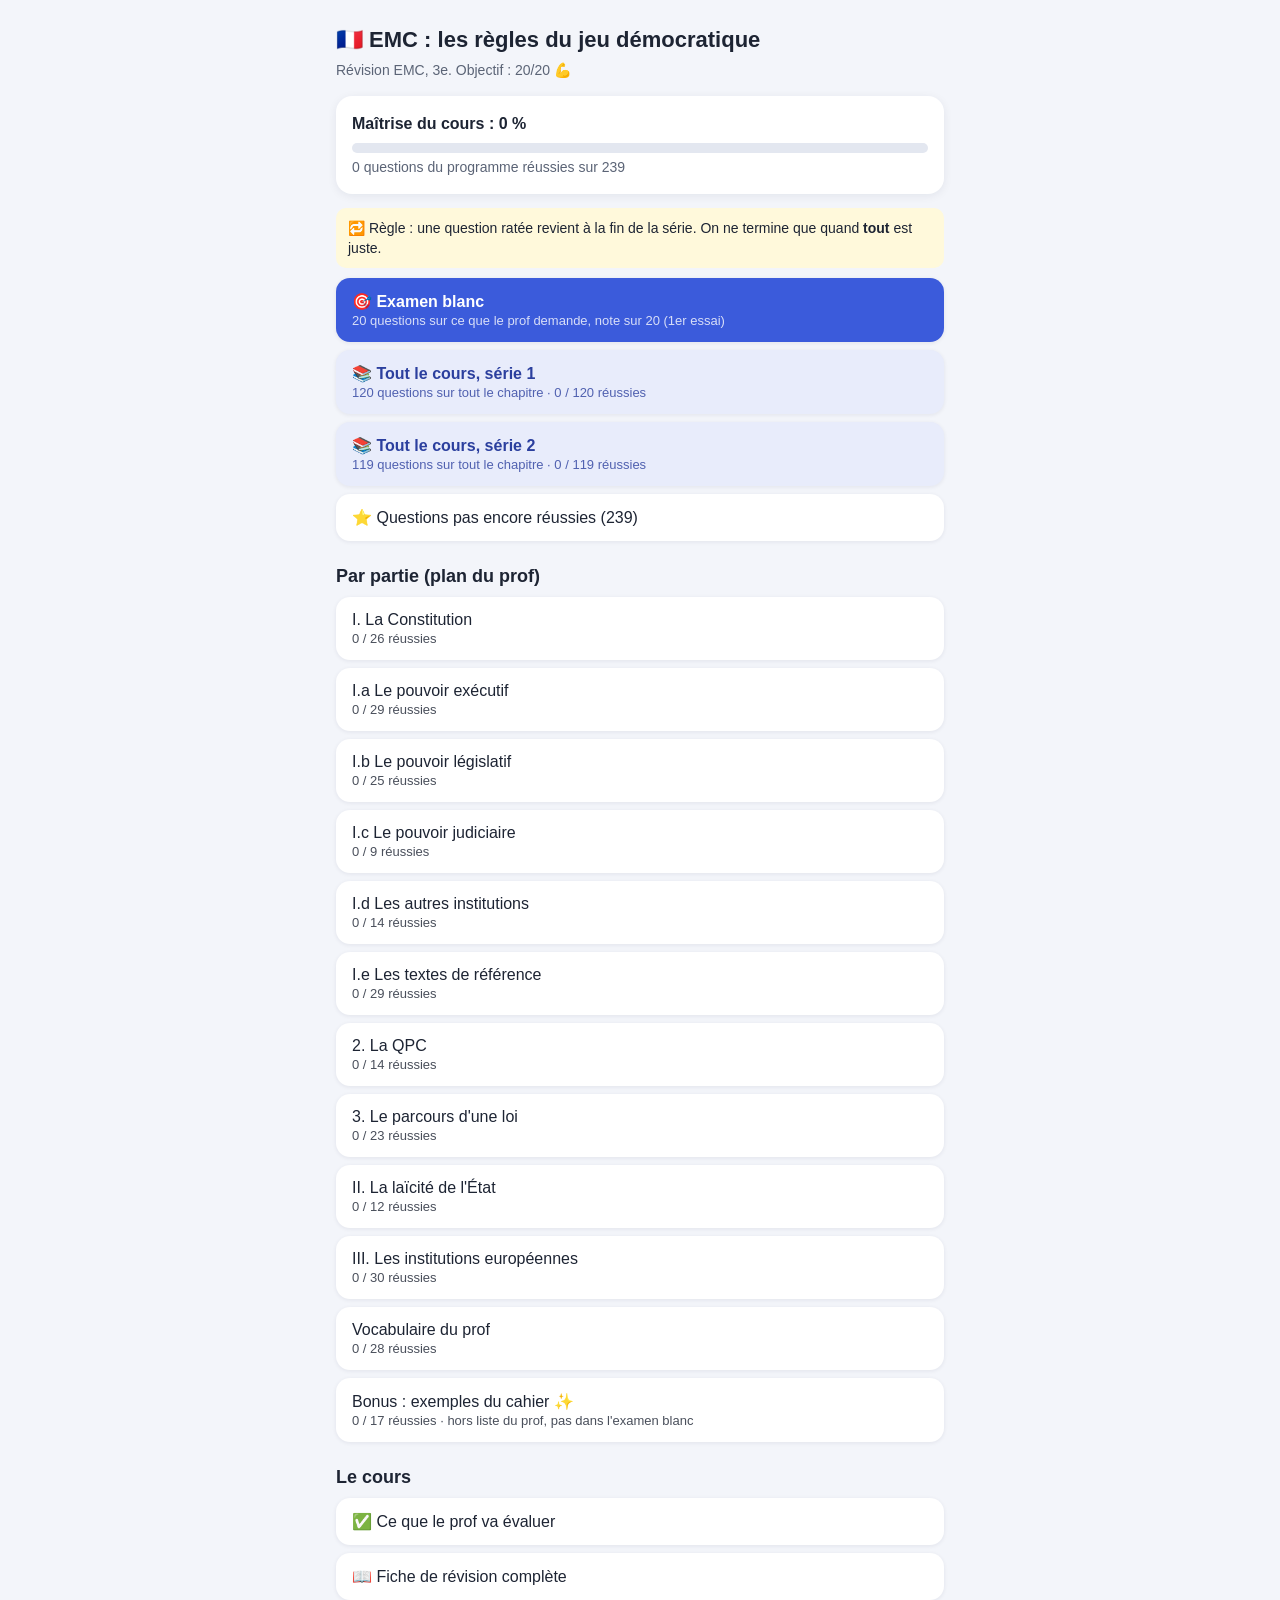
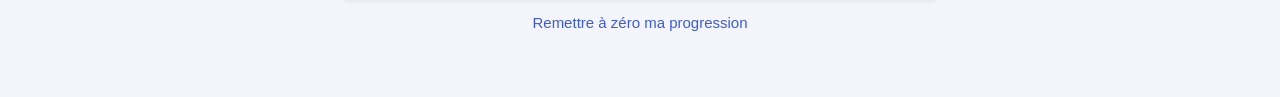
<file: revision-emc/index.html>
<!DOCTYPE html>
<html lang="fr">
<head>
<meta charset="UTF-8">
<meta name="viewport" content="width=device-width, initial-scale=1">
<title>Révision EMC : les règles du jeu démocratique</title>
<style>
*{box-sizing:border-box}
body{margin:0;font-family:-apple-system,BlinkMacSystemFont,"Segoe UI",Roboto,sans-serif;background:#f3f5fa;color:#1d2433;line-height:1.45}
.wrap{max-width:640px;margin:0 auto;padding:18px 16px 60px}
h1{font-size:22px;margin:6px 0 4px}
h2{font-size:18px;margin:22px 0 8px}
.sub{color:#5b6476;font-size:14px;margin-bottom:16px}
.card{background:#fff;border-radius:16px;padding:16px;box-shadow:0 2px 10px rgba(20,30,60,.07);margin-bottom:14px}
.btn{display:block;width:100%;text-align:left;border:none;border-radius:14px;padding:14px 16px;margin:8px 0;font-size:16px;cursor:pointer;background:#fff;color:#1d2433;box-shadow:0 1px 4px rgba(20,30,60,.08);font-family:inherit}
.btn:active{transform:scale(.99)}
.btn.main{background:#3b5bdb;color:#fff;font-weight:600}
.btn.alt{background:#e8ecfb;color:#2b3f9e;font-weight:600}
.btn.red{background:#ffe3e3;color:#a61e1e;font-weight:600}
.btn small{display:block;font-weight:400;opacity:.8;font-size:13px;margin-top:2px}
.row{display:flex;gap:8px}
.row .btn{text-align:center}
.bar{height:10px;background:#e3e7f0;border-radius:6px;overflow:hidden;margin:8px 0 4px}
.bar>div{height:100%;background:linear-gradient(90deg,#37b24d,#69db7c);transition:width .3s}
.tag{display:inline-block;font-size:12px;font-weight:700;padding:3px 9px;border-radius:20px;background:#e8ecfb;color:#2b3f9e}
.top{display:flex;justify-content:space-between;align-items:center;margin-bottom:10px;font-size:14px;color:#5b6476}
.q{font-size:18px;font-weight:600;margin:12px 0 6px}
.opt{display:block;width:100%;text-align:left;border:2px solid #e3e7f0;background:#fff;border-radius:12px;padding:12px 14px;margin:8px 0;font-size:16px;cursor:pointer;font-family:inherit;color:#1d2433}
.opt.ok{border-color:#37b24d;background:#ebfbee}
.opt.ko{border-color:#f03e3e;background:#fff5f5}
.opt:disabled{cursor:default}
input[type=text]{width:100%;font-size:17px;padding:12px 14px;border-radius:12px;border:2px solid #d0d6e2;font-family:inherit}
input[type=text]:focus{outline:none;border-color:#3b5bdb}
.fb{margin-top:12px;padding:12px 14px;border-radius:12px;font-size:15px}
.fb.ok{background:#ebfbee;color:#1f6b2c}
.fb.ko{background:#fff5f5;color:#9b1c1c}
.big{font-size:52px;font-weight:800;text-align:center;margin:6px 0}
.center{text-align:center}
.wrong{border-left:4px solid #f03e3e;padding:8px 10px;margin:8px 0;background:#fff;border-radius:8px;font-size:14px}
.wrong b{color:#1f6b2c}
.fiche h3{margin:18px 0 6px;font-size:16px;color:#2b3f9e}
.fiche ul,.fiche ol{margin:4px 0;padding-left:20px}
.fiche li{margin:4px 0}
.note{background:#fff9db;border-radius:10px;padding:10px 12px;font-size:14px;margin:10px 0}
table{width:100%;border-collapse:collapse;font-size:13px;margin:6px 0}
td,th{border:1px solid #dfe3ec;padding:6px;vertical-align:top}
th{background:#f1f3f9}
.link{background:none;border:none;color:#3b5bdb;font-size:15px;cursor:pointer;padding:6px 0;font-family:inherit}
</style>
</head>
<body>
<div class="wrap" id="app"></div>
<script>
var CH={rep:"I. La Constitution",exe:"I.a Le pouvoir exécutif",leg:"I.b Le pouvoir législatif",jud:"I.c Le pouvoir judiciaire",ins:"I.d Les autres institutions",txt:"I.e Les textes de référence",qpc:"2. La QPC",loi:"3. Le parcours d'une loi",lai:"II. La laïcité de l'État",eu:"III. Les institutions européennes",voc:"Vocabulaire du prof",bonus:"Bonus : exemples du cahier"};
// Ce que le prof demande (tableau « Compétences pour l'évaluation »)
var PROF=[
 ["Connaître le rôle du Président de la République","exe"],["Connaître le rôle du Gouvernement","exe"],
 ["Connaître le rôle de l'Assemblée nationale","leg"],["Connaître le rôle du Sénat","leg"],
 ["Connaître le rôle du Conseil constitutionnel","ins"],["Connaître le rôle du Conseil d'État","ins"],["Connaître le rôle de la Cour des comptes","ins"],
 ["La Déclaration des droits de l'Homme de 1789, le Préambule de 1946, la Charte de l'environnement de 2004","txt"],
 ["La QPC : protéger les droits et libertés","qpc"],
 ["Savoir expliquer le parcours d'une loi","loi"],
 ["Connaître la loi du 9 décembre 1905 : séparation des Églises et de l'État","lai"],
 ["Connaître le rôle du Conseil de l'Europe, le traité de Maastricht (1992)","eu"],["Connaître les droits des citoyens européens","eu"],["Connaître le rôle du Conseil de l'Union européenne","eu"],["Connaître les valeurs communes de l'Union européenne","eu"],
 ["Vocabulaire : Constitution, pouvoir exécutif, législatif, judiciaire, Parlement, QPC, amendement, navette parlementaire, promulgation, laïcité, droit communautaire (traité, règlement, directive, décision)","voc"]
];

var Q=[
// ===== I. CONSTITUTION =====
{c:"rep",q:"Qu'est-ce que la démocratie ?",o:["C'est le peuple qui gouverne","C'est un roi qui gouverne","C'est l'armée qui gouverne","C'est un seul parti qui gouverne"]},
{c:"rep",t:"txt",q:"Démocratie : c'est le ... qui gouverne.",acc:["peuple"],r:"le peuple"},
{c:"rep",q:"Qu'est-ce qu'une République ?",o:["Un régime politique où le dirigeant est élu par le peuple et gouverne au nom du peuple","Un régime où le pouvoir se transmet de père en fils","Un régime où les juges font les lois","Un pays qui fait partie de l'Union européenne"]},
{c:"rep",t:"txt",q:"République : régime politique où le dirigeant est ... par le peuple et il gouverne au ... du peuple.",acc:["elu+nom"],r:"élu par le peuple, au nom du peuple"},
{c:"rep",q:"En quelle année a été adoptée la Constitution de la Ve République ?",o:["1958","1946","1789","1905"]},
{c:"rep",t:"txt",q:"La Constitution de la Ve République a été adoptée en ... (année)",acc:["1958"],r:"1958"},
{c:"rep",q:"La Constitution est ...",o:["la règle la plus importante de la France","une loi comme les autres","un règlement européen","un décret du gouvernement"]},
{c:"rep",q:"Que doivent faire toutes les autres lois vis-à-vis de la Constitution ?",o:["La respecter","La remplacer","L'ignorer","La modifier chaque année"]},
{c:"rep",q:"Quels droits la Constitution garantit-elle par exemple ?",o:["La liberté d'expression, l'égalité devant la loi, le droit de vote","Le droit de ne pas payer d'impôts","Le droit de désobéir aux lois","Le droit de choisir ses juges"]},
{c:"rep",q:"Pourquoi la Constitution répartit-elle les pouvoirs ?",o:["Pour éviter qu'une seule personne décide de tout","Pour que le président décide de tout","Pour supprimer le Parlement","Pour que les juges votent les lois"]},
{c:"rep",t:"vf",q:"Une loi peut être contraire à la Constitution sans problème.",a:1,e:"Faux : toutes les lois doivent respecter la Constitution. Sinon, le Conseil constitutionnel peut la supprimer."},
{c:"rep",q:"Quels sont les 3 pouvoirs organisés par la Constitution ?",o:["Exécutif, législatif, judiciaire","Exécutif, européen, municipal","Militaire, religieux, judiciaire","Président, ministre, maire"]},

// ===== I.a EXECUTIF =====
{c:"exe",q:"Que fait le pouvoir exécutif ?",o:["Il dirige le pays et met en œuvre (fait appliquer) les lois","Il vote les lois et le budget","Il juge en fonction des lois","Il contrôle l'argent public"]},
{c:"exe",q:"Entre qui est partagé le pouvoir exécutif ?",o:["Le Président de la République et le Gouvernement","L'Assemblée nationale et le Sénat","Les juges et les tribunaux","Le Conseil constitutionnel et le Conseil d'État"]},
{c:"exe",q:"Comment est élu le Président de la République ?",o:["Au suffrage universel direct, pour 5 ans","Au suffrage universel indirect, pour 6 ans","Par les députés, pour 5 ans","Par les sénateurs, pour 7 ans"]},
{c:"exe",t:"txt",q:"Le Président est élu au suffrage universel ... pour ... ans.",acc:["direct+5","direct+cinq"],r:"direct, pour 5 ans"},
{c:"exe",q:"Qui est le chef de l'État ?",o:["Le Président de la République","Le Premier ministre","Le président du Sénat","Le président de l'Assemblée nationale"]},
{c:"exe",q:"Qui nomme le Premier ministre ?",o:["Le Président de la République","L'Assemblée nationale","Le Sénat","Les citoyens"]},
{c:"exe",q:"Qui veille au respect de la Constitution ?",o:["Le Président de la République","Le Premier ministre","Le Sénat","Les ministres"]},
{c:"exe",q:"Qui représente la France à l'étranger ?",o:["Le Président de la République","Le président du Sénat","Le Premier ministre","Le Conseil d'État"]},
{c:"exe",q:"Qui est le chef des armées ?",o:["Le Président de la République","Le Premier ministre","Le ministre de l'Intérieur","Le président de l'Assemblée"]},
{c:"exe",q:"Le Président peut dissoudre ...",o:["l'Assemblée nationale","le Sénat","le Conseil constitutionnel","la Cour des comptes"]},
{c:"exe",q:"Lequel n'est PAS un rôle du Président de la République ?",o:["Voter les lois","Veiller au respect de la Constitution","Être chef des armées","Nommer le Premier ministre"]},
{c:"exe",q:"Cite les rôles du Président : lequel est le plus complet ?",o:["Chef de l'État, nomme le Premier ministre, veille au respect de la Constitution, représente la France à l'étranger, chef des armées, peut dissoudre l'Assemblée","Vote les lois et le budget","Juge les affaires civiles et pénales","Contrôle l'argent public et conseille le gouvernement"]},
{c:"exe",q:"Qui dirige le Gouvernement ?",o:["Le Premier ministre","Le Président de la République","Le président de l'Assemblée nationale","Le ministre de la Justice"]},
{c:"exe",q:"Que fait le Gouvernement ?",o:["Il détermine et conduit la politique de la Nation, prépare les projets de loi, fait appliquer les lois, dirige l'administration","Il vote les lois et le budget","Il juge les affaires pénales","Il contrôle l'argent public"]},
{c:"exe",q:"Qui détermine et conduit la politique de la Nation ?",o:["Le Gouvernement","Le Sénat","Le Conseil constitutionnel","La Cour des comptes"]},
{c:"exe",q:"Qui prépare les projets de loi ?",o:["Le Gouvernement","Le Sénat","Les juges","Le Conseil constitutionnel"]},
{c:"exe",q:"Qui dirige l'administration ?",o:["Le Gouvernement","Le Parlement","Les juges","Le Conseil de l'Europe"]},
{c:"exe",q:"Qui nomme les ministres ?",o:["Le Président, sur proposition du Premier ministre","Le Premier ministre seul","Les députés","Le Conseil constitutionnel"]},
{c:"exe",t:"vf",q:"Le Premier ministre est élu par les citoyens.",a:1,e:"Faux : il est nommé par le Président de la République."},

// ===== I.b LEGISLATIF =====
{c:"leg",q:"En quoi consiste le pouvoir législatif ?",o:["Élaborer et voter les lois","Faire appliquer les lois","Juger les personnes","Diriger l'administration"]},
{c:"leg",q:"Par qui est exercé le pouvoir législatif ?",o:["Le Parlement","Le Gouvernement","Les juges","Le Président"]},
{c:"leg",q:"Quelles sont les deux chambres du Parlement ?",o:["L'Assemblée nationale et le Sénat","Le Sénat et le Conseil d'État","L'Assemblée nationale et le Conseil constitutionnel","Le Gouvernement et le Sénat"]},
{c:"leg",t:"txt",q:"Le Parlement vote les lois et le ... de l'État.",acc:["budget"],r:"le budget"},
{c:"leg",q:"Comment sont élus les députés ?",o:["Au suffrage universel direct, pour 5 ans","Au suffrage universel indirect, pour 6 ans","Nommés par le Président","Tirés au sort"]},
{c:"leg",q:"Quel est le rôle de l'Assemblée nationale ?",o:["Elle vote les lois, contrôle l'action du Gouvernement et peut le renverser par une motion de censure","Elle juge les affaires pénales","Elle représente les collectivités territoriales","Elle contrôle l'argent public"]},
{c:"leg",q:"Quelle assemblée peut renverser le Gouvernement ?",o:["L'Assemblée nationale, en adoptant une motion de censure","Le Sénat","Le Conseil constitutionnel","La Cour des comptes"]},
{c:"leg",t:"txt",q:"L'Assemblée nationale peut renverser le Gouvernement en adoptant une motion de ...",acc:["censure"],r:"motion de censure"},
{c:"leg",q:"En cas de désaccord persistant entre les deux chambres, qui a le dernier mot ?",o:["L'Assemblée nationale","Le Sénat","Le Président","Le Conseil constitutionnel"]},
{c:"leg",q:"Comment sont élus les sénateurs ?",o:["Au suffrage universel indirect, pour 6 ans","Au suffrage universel direct, pour 5 ans","Nommés par le Premier ministre","Au suffrage universel direct, pour 6 ans"]},
{c:"leg",q:"Le Sénat est renouvelé ...",o:["par moitié tous les 3 ans","entièrement tous les 5 ans","par tiers tous les 2 ans","jamais"]},
{c:"leg",q:"Quel est le rôle du Sénat ?",o:["Il participe au vote des lois et représente les collectivités territoriales","Il peut renverser le Gouvernement","Il nomme le Premier ministre","Il juge les crimes"]},
{c:"leg",q:"Le Sénat représente ...",o:["les collectivités territoriales (commune, département, région)","les entreprises","les pays européens","les juges"]},
{c:"leg",q:"Quelles sont les 3 collectivités territoriales ?",o:["La commune, le département, la région","La ville, le pays, l'Europe","Le quartier, la rue, la ville","L'État, le Sénat, l'Assemblée"]},
{c:"leg",q:"Qui examine les projets et propositions de loi ?",o:["L'Assemblée nationale et le Sénat","Le Président seul","Le Conseil d'État seul","Les juges"]},
{c:"leg",q:"Le Parlement ne fait pas que voter les lois : il ...",o:["contrôle aussi l'action du Gouvernement","juge les criminels","nomme les juges","dirige l'armée"]},
{c:"leg",t:"vf",q:"Les sénateurs sont élus directement par les citoyens.",a:1,e:"Faux : suffrage universel INDIRECT (par des élus). Ce sont les députés qui sont élus directement."},

// ===== I.c JUDICIAIRE =====
{c:"jud",q:"Que fait le pouvoir judiciaire ?",o:["Il fait respecter le droit et juge les personnes en cas de conflit ou d'infraction","Il vote les lois","Il dirige l'administration","Il représente la France à l'étranger"]},
{c:"jud",q:"Qui exerce le pouvoir judiciaire ?",o:["Les juges","Le Parlement","Le Président","Les ministres"]},
{c:"jud",q:"Les juges doivent être ...",o:["indépendants du pouvoir politique","nommés par les députés chaque année","obéissants au Gouvernement","élus par le Sénat"]},
{c:"jud",q:"Les tribunaux jugent notamment les affaires ...",o:["civiles et pénales","européennes et municipales","budgétaires","électorales uniquement"]},
{c:"jud",t:"vf",q:"Le Gouvernement peut donner des ordres aux juges.",a:1,e:"Faux : les juges sont indépendants du pouvoir politique."},
{c:"jud",q:"Selon l'article 66 de la Constitution, qui est « gardienne de la liberté individuelle » ?",o:["L'autorité judiciaire","Le Président","Le Parlement","La police"]},

// ===== I.d AUTRES INSTITUTIONS =====
{c:"ins",q:"Quel est le rôle du Conseil constitutionnel ?",o:["Vérifier la conformité de certaines lois à la Constitution et contrôler certaines élections nationales","Conseiller le Gouvernement sur les projets de loi","Contrôler l'utilisation de l'argent public","Voter le budget"]},
{c:"ins",q:"Quel est le rôle du Conseil d'État ?",o:["Conseiller le Gouvernement sur les projets de loi et être la juridiction suprême de l'ordre administratif","Vérifier que les lois respectent la Constitution","Contrôler l'argent public","Élire le Président"]},
{c:"ins",q:"Quel est le rôle de la Cour des comptes ?",o:["Contrôler l'utilisation de l'argent public","Juger les crimes","Voter les lois","Conseiller le Président"]},
{c:"ins",q:"Quelle institution contrôle certaines élections nationales ?",o:["Le Conseil constitutionnel","La Cour des comptes","Le Sénat","Le Conseil d'État"]},
{c:"ins",q:"Quelle est la juridiction suprême de l'ordre ADMINISTRATIF ?",o:["Le Conseil d'État","Le Conseil constitutionnel","La Cour des comptes","Le Sénat"]},
{c:"ins",t:"txt",q:"La Cour des comptes contrôle l'utilisation de l'... public.",acc:["argent"],r:"l'argent public"},
{c:"ins",t:"vf",q:"Le Conseil d'État conseille le Gouvernement sur les projets de loi.",a:0},
{c:"ins",t:"vf",q:"La Cour des comptes vérifie que les lois respectent la Constitution.",a:1,e:"Faux : c'est le Conseil constitutionnel. La Cour des comptes contrôle l'argent public."},
{c:"ins",q:"Une loi est peut-être contraire à la Constitution. Qui le vérifie ?",o:["Le Conseil constitutionnel","La Cour des comptes","Le Conseil d'État","Le Sénat"]},
{c:"ins",q:"Un ministère a peut-être mal dépensé l'argent public. Qui contrôle ?",o:["La Cour des comptes","Le Conseil constitutionnel","Le Conseil d'État","L'Assemblée nationale"]},
{c:"ins",q:"Le Gouvernement veut un avis sur son projet de loi. Qui le conseille ?",o:["Le Conseil d'État","La Cour des comptes","Le Conseil constitutionnel","Le Sénat"]},

// ===== I.e TEXTES =====
{c:"txt",q:"Quels sont les textes de référence à connaître ?",o:["La Déclaration des droits de l'Homme et du citoyen (1789), le Préambule de 1946, la Charte de l'environnement (2004)","Le Code civil, le Code pénal, le Code du travail","Le traité de Maastricht, la loi de 1905, le Code de la route","La loi de 2024, la loi de 2018, la loi de 1905"]},
{c:"txt",q:"Quels textes composent la Constitution de la Ve République ?",o:["La DDHC (1789), le Préambule de 1946, la Constitution de 1958 et la Charte de l'environnement (2004)","Seulement la Constitution de 1958","Le Code civil et le Code pénal","Le traité de Maastricht et la loi de 1905"]},
{c:"txt",q:"Date de la Déclaration des droits de l'homme et du citoyen ?",o:["26 août 1789","14 juillet 1789","9 décembre 1905","4 octobre 1958"]},
{c:"txt",t:"txt",q:"La Déclaration des droits de l'homme et du citoyen date de ... (année)",acc:["1789"],r:"1789 (26 août 1789)"},
{c:"txt",q:"Que fait la Déclaration des droits de l'homme et du citoyen ?",o:["Elle affirme les égalités et les libertés","Elle organise les élections européennes","Elle sépare les Églises et l'État","Elle protège l'environnement"]},
{c:"txt",q:"Le Préambule de la Constitution de la IVe République date de ...",o:["1946","1958","1789","2004"]},
{c:"txt",t:"txt",q:"Le Préambule de la Constitution de la IVe République date de ... (année)",acc:["1946"],r:"1946"},
{c:"txt",q:"Qu'est-ce qu'un préambule ?",o:["Une introduction","Une conclusion","Un article de loi","Un jugement"]},
{c:"txt",q:"Le Préambule de 1946 reconnaît notamment ...",o:["des droits sociaux : égalité, droit d'asile, droit de grève","le droit de vote aux élections européennes","la séparation des Églises et de l'État","le droit à un environnement sain"]},
{c:"txt",q:"La Charte de l'environnement date de ...",o:["2004","1946","1958","1992"]},
{c:"txt",t:"txt",q:"La Charte de l'environnement date de ... (année)",acc:["2004"],r:"2004"},
{c:"txt",q:"DDHC, article 1 : « Les hommes naissent et demeurent ... »",o:["libres et égaux en droits","riches et puissants","citoyens européens","soumis à la loi"]},
{c:"txt",q:"DDHC, article 4 : la liberté consiste à ...",o:["pouvoir faire tout ce qui ne nuit pas à autrui","faire absolument tout ce qu'on veut","obéir au Président","ne jamais payer d'impôts"]},
{c:"txt",q:"DDHC, article 11 : quel est « un des droits les plus précieux de l'homme » ?",o:["La libre communication des pensées et des opinions","Le droit de propriété","Le droit de vote","Le droit de grève"]},
{c:"txt",q:"DDHC, article 3 : où réside le principe de toute souveraineté ?",o:["Dans la Nation","Dans le roi","Dans l'Église","Dans l'armée"]},
{c:"txt",q:"Préambule de 1946 : la Nation garantit à tous ...",o:["la protection de la santé, la sécurité matérielle, le repos et les loisirs","un travail payé par l'État","une maison","le droit de vote dès 16 ans"]},
{c:"txt",q:"Préambule de 1946 : la Nation garantit l'égal accès de l'enfant et de l'adulte à ...",o:["l'instruction","la propriété","l'armée","la religion"]},
{c:"txt",q:"Charte de l'environnement, article 1 : chacun a le droit ...",o:["de vivre dans un environnement équilibré et respectueux de la santé","de polluer s'il paie","de posséder un jardin","de ne pas trier ses déchets"]},
{c:"txt",q:"Charte de l'environnement, article 2 : toute personne a le DEVOIR ...",o:["de prendre part à la préservation et à l'amélioration de l'environnement","de planter un arbre par an","de ne jamais prendre la voiture","de voter écologiste"]},
{c:"txt",t:"vf",q:"La Charte de l'environnement de 2004 donne des droits mais aussi des devoirs.",a:0,e:"Oui : droit de vivre dans un environnement sain (art. 1) et devoir de le préserver (art. 2)."},
{c:"txt",q:"Constitution de 1958, article 66 : « Nul ne peut être ... »",o:["arbitrairement détenu","obligé de voter","empêché de voyager","privé de travail"]},

// ===== 2. QPC =====
{c:"qpc",t:"txt",q:"Que veut dire QPC ?",acc:["question+prioritaire+constitutionnalite"],r:"Question Prioritaire de Constitutionnalité"},
{c:"qpc",q:"Qu'est-ce qu'une QPC ?",o:["Le droit pour toute personne de soutenir, lors d'un procès, qu'une loi est contraire aux droits et libertés garantis par la Constitution","Un vote des citoyens pour changer la Constitution","Une question posée par un député au Gouvernement","Un examen pour devenir juge"]},
{c:"qpc",q:"Quand peut-on poser une QPC ?",o:["Au cours d'un procès","Pendant une élection","À tout moment, sans procès","Seulement si on est député"]},
{c:"qpc",q:"À quoi sert la QPC ?",o:["À protéger les droits et libertés garantis par la Constitution","À élire le Président","À voter le budget","À créer une nouvelle loi"]},
{c:"qpc",q:"Qui examine d'abord une demande de QPC ?",o:["Un juge","Le Président","Le Parlement","Le maire"]},
{c:"qpc",q:"À quelle condition le juge transmet-il la QPC ?",o:["Si la question est nouvelle et sérieuse","Si l'avocat paie","Si le Président est d'accord","Toujours, sans condition"]},
{c:"qpc",q:"Après le juge, à qui la QPC est-elle transmise ?",o:["Au Conseil d'État ou à la Cour de cassation","Directement au Président","À l'Assemblée nationale","À la Cour des comptes"]},
{c:"qpc",q:"Qui décide à la fin si la loi respecte la Constitution ?",o:["Le Conseil constitutionnel","La Cour de cassation","Le tribunal","Le Sénat"]},
{c:"qpc",q:"Ordre du parcours d'une QPC :",o:["Juge (tribunal) → Cour de cassation ou Conseil d'État → Conseil constitutionnel","Conseil constitutionnel → Cour de cassation → juge","Parlement → Président → Conseil constitutionnel","Cour de cassation → tribunal → Président"]},
{c:"qpc",q:"Si la loi est jugée contraire à la Constitution, le Conseil constitutionnel peut ...",o:["la supprimer ou décider qu'elle ne sera plus appliquée","mettre le juge en prison","dissoudre l'Assemblée","renvoyer le Gouvernement"]},
{c:"qpc",q:"Que se passe-t-il pour le procès quand on dépose une QPC ?",o:["Il est suspendu","Il est annulé","Il continue normalement","Il est gagné"]},
{c:"qpc",q:"Que montre la QPC ?",o:["Que l'autorité judiciaire est indépendante : les juges appliquent le droit sans recevoir d'ordres du gouvernement","Que le gouvernement donne des ordres aux juges","Que les juges votent les lois","Que les lois ne peuvent jamais changer"]},
{c:"qpc",t:"vf",q:"Même une loi déjà votée peut être contrôlée et corrigée grâce à la QPC.",a:0},

// ===== 3. LOI =====
{c:"loi",q:"Qu'est-ce qu'une loi ?",o:["Une règle votée par le Parlement, qui organise la vie en société et doit respecter la Constitution","Une décision du Président","Un jugement d'un tribunal","Un règlement européen"]},
{c:"loi",q:"Quand la loi vient du GOUVERNEMENT (Premier ministre), on parle de ...",o:["projet de loi","proposition de loi","amendement","décret"]},
{c:"loi",q:"Quand la loi vient d'un DÉPUTÉ ou d'un SÉNATEUR, on parle de ...",o:["proposition de loi","projet de loi","motion de censure","décret"]},
{c:"loi",t:"txt",q:"Une loi qui vient d'un député ou d'un sénateur s'appelle une ... de loi.",acc:["proposition"],r:"une proposition de loi"},
{c:"loi",t:"txt",q:"Une loi préparée par le gouvernement s'appelle un ... de loi.",acc:["projet"],r:"un projet de loi"},
{c:"loi",q:"Qui prépare un projet de loi ?",o:["Le ministre concerné avec son équipe (par exemple le ministre de l'Écologie)","Le Conseil constitutionnel","Les juges","Le Sénat"]},
{c:"loi",q:"Où est adopté un projet de loi avant d'aller au Parlement ?",o:["En Conseil des ministres, sous la présidence du Président de la République","Au Conseil constitutionnel","À la Cour des comptes","Au Parlement européen"]},
{c:"loi",q:"Qui étudie d'abord le texte au Parlement ?",o:["Une commission parlementaire spécialisée","Le Président","Le Conseil d'État","Les citoyens"]},
{c:"loi",q:"Comment s'appellent les modifications proposées par les parlementaires ?",o:["Des amendements","Des décrets","Des motions","Des QPC"]},
{c:"loi",q:"Si l'Assemblée et le Sénat ne sont pas d'accord, le texte fait des allers-retours entre eux. C'est ...",o:["la navette parlementaire","la motion de censure","la promulgation","la QPC"]},
{c:"loi",q:"Quelle commission cherche un accord quand les deux assemblées ont voté un texte différent ?",o:["La commission mixte paritaire (7 députés, 7 sénateurs)","La commission d'enquête","La Cour des comptes","Le Conseil des ministres"]},
{c:"loi",q:"En cas de désaccord persistant, qui a le dernier mot sur la loi ?",o:["L'Assemblée nationale","Le Sénat","Le Président","Le Conseil d'État"]},
{c:"loi",q:"Une fois la loi votée, qui peut vérifier qu'elle respecte la Constitution ?",o:["Le Conseil constitutionnel","La Cour des comptes","Le Conseil des ministres","Le maire"]},
{c:"loi",q:"Que fait le Président quand il « promulgue » la loi ?",o:["Il confirme officiellement son existence","Il la vote","Il la juge","Il l'écrit"]},
{c:"loi",q:"Où la loi est-elle publiée pour entrer en vigueur ?",o:["Au Journal officiel","Dans un journal télévisé","Sur le site du Sénat","Au Conseil constitutionnel"]},
{c:"loi",q:"Quelles sont les 2 dernières étapes pour qu'une loi entre en application ?",o:["La promulgation par le Président, puis la publication au Journal officiel","Le vote au Sénat puis à l'Assemblée","La QPC puis le procès","Le projet puis la proposition"]},
{c:"loi",q:"Que prend parfois le gouvernement pour préciser comment appliquer la loi ?",o:["Des décrets","Des amendements","Des motions de censure","Des QPC"]},
{c:"loi",q:"Remets le parcours d'une loi dans l'ordre :",o:["Projet ou proposition → commission et amendements → vote Assemblée et Sénat (navette) → adoption définitive → Conseil constitutionnel → promulgation → Journal officiel","Promulgation → vote → Journal officiel → proposition","Journal officiel → proposition → navette → vote","Conseil constitutionnel → proposition → promulgation → vote"]},
{c:"loi",q:"Quelle est la PREMIÈRE étape du parcours d'une loi ?",o:["Le projet ou la proposition de loi","La promulgation","La publication au Journal officiel","La navette parlementaire"]},
{c:"loi",q:"Quelle est la DERNIÈRE étape du parcours d'une loi ?",o:["La publication au Journal officiel","La promulgation","Le vote au Sénat","La commission mixte paritaire"]},
{c:"loi",q:"Qu'est-ce qui vient juste AVANT la publication au Journal officiel ?",o:["La promulgation par le Président","La navette parlementaire","Les amendements","Le projet de loi"]},
{c:"loi",q:"Quelle assemblée examine en général le texte en premier ?",o:["L'Assemblée nationale","Le Sénat","Le Conseil constitutionnel","Le Conseil d'État"]},
{c:"loi",q:"Qui a l'initiative des lois ?",o:["Le Premier ministre (projet) et les parlementaires (proposition)","Seulement le Président","Seulement les juges","Seulement les citoyens"]},

// ===== II. LAICITE =====
{c:"lai",q:"Quelle loi établit la séparation des Églises et de l'État ?",o:["La loi du 9 décembre 1905","La loi du 25 juillet 2024","Le Préambule de 1946","Le traité de 1992"]},
{c:"lai",t:"txt",q:"La loi de séparation des Églises et de l'État date du 9 décembre ... (année)",acc:["1905"],r:"1905"},
{c:"lai",q:"Date exacte de la loi de séparation des Églises et de l'État ?",o:["9 décembre 1905","9 mai 1905","14 juillet 1905","26 août 1905"]},
{c:"lai",q:"Que dit la loi du 9 décembre 1905 ?",o:["Elle sépare les Églises et l'État","Elle crée l'Union européenne","Elle donne le droit de vote aux femmes","Elle crée la Ve République"]},
{c:"lai",q:"Qu'est-ce que la laïcité ?",o:["Un principe fondamental de la République : l'autorité politique est indépendante des autorités religieuses","L'interdiction de toutes les religions","L'obligation d'avoir une religion","La religion officielle de l'État"]},
{c:"lai",q:"Que dit la Constitution sur la laïcité ?",o:["Que la République est laïque","Que la France est catholique","Que la religion est interdite","Rien du tout"]},
{c:"lai",q:"Dans un État laïque, l'État ...",o:["ne favorise ni ne discrimine aucune religion","favorise la religion majoritaire","interdit les religions","choisit la religion des citoyens"]},
{c:"lai",q:"Chaque citoyen est libre ...",o:["de pratiquer sa religion (ou aucune) dans le respect de la loi","de ne pas respecter la loi pour sa religion","d'imposer sa religion aux autres","de pratiquer seulement chez lui en secret"]},
{c:"lai",t:"vf",q:"La laïcité interdit d'avoir une religion.",a:1,e:"Faux : chacun est libre de pratiquer sa religion, dans le respect de la loi. L'État, lui, reste neutre."},
{c:"lai",q:"Quelles sont les 3 valeurs de la France ?",o:["Liberté, Égalité, Fraternité","Travail, Famille, Patrie","Paix, Amour, Justice","Unité, Force, Honneur"]},
{c:"lai",q:"Quels sont les principes de la République française ?",o:["Indivisible, laïque, démocratique et sociale","Libre, riche, puissante et européenne","Religieuse, unie, forte et juste","Monarchique, laïque, sociale et unie"]},

// ===== III. EUROPE =====
{c:"eu",q:"Depuis quand la démocratie française s'inscrit-elle dans un cadre européen ?",o:["Depuis la fin de la Seconde Guerre mondiale","Depuis 1789","Depuis 2004","Depuis 1905"]},
{c:"eu",q:"Quel est le rôle du Conseil de l'Europe ?",o:["Défendre les droits de l'homme, la démocratie et l'État de droit dans de nombreux pays européens","Voter les lois européennes avec le Parlement européen","Contrôler l'argent public français","Gérer l'euro"]},
{c:"eu",q:"Depuis quand existe le Conseil de l'Europe ?",o:["5 mai 1949","9 mai 1950","1992","1993"]},
{c:"eu",t:"vf",q:"Le Conseil de l'Europe et l'Union européenne, c'est la même chose.",a:1,e:"Faux : le Conseil de l'Europe (droits de l'homme) est différent de l'Union européenne."},
{c:"eu",t:"vf",q:"Le Conseil de l'Europe et le Conseil de l'Union européenne, c'est la même chose.",a:1,e:"Faux : le Conseil de l'Europe défend les droits de l'homme ; le Conseil de l'UE représente les États membres et vote les lois européennes."},
{c:"eu",q:"Quel est le rôle du Conseil de l'Union européenne ?",o:["Il représente les États membres et vote les lois européennes avec le Parlement européen","Il défend les droits de l'homme dans 46 pays","Il juge les crimes en Europe","Il élit le Président français"]},
{c:"eu",q:"Qui représente les ÉTATS membres de l'UE ?",o:["Le Conseil de l'Union européenne","Le Parlement européen","Le Conseil de l'Europe","Le Médiateur européen"]},
{c:"eu",q:"Qui représente les CITOYENS de l'UE ?",o:["Les députés du Parlement européen","Le Conseil de l'Union européenne","Le Conseil de l'Europe","La Cour des comptes"]},
{c:"eu",q:"Avec qui le Parlement européen vote-t-il les lois européennes ?",o:["Le Conseil de l'Union européenne","Le Conseil de l'Europe","Le Sénat français","La Cour de justice"]},
{c:"eu",q:"Tous les combien les citoyens élisent-ils les députés européens ?",o:["Tous les 5 ans","Tous les 6 ans","Tous les 3 ans","Tous les 7 ans"]},
{c:"eu",q:"Combien d'États membres compte l'Union européenne ?",o:["27","28","15","46"]},
{c:"eu",q:"Quel traité a créé la citoyenneté européenne ?",o:["Le traité de Maastricht (1992)","Le traité de Rome (1957)","La loi de 1905","La Constitution de 1958"]},
{c:"eu",t:"txt",q:"La citoyenneté européenne existe depuis le traité de ... (1992).",acc:["maastricht"],r:"Maastricht"},
{c:"eu",q:"En quelle année a été signé le traité de Maastricht ?",o:["1992","1993","1949","2004"]},
{c:"eu",q:"Le traité de Maastricht est entré en vigueur en ...",o:["1993","1992","1949","2004"]},
{c:"eu",q:"Qui est citoyen européen ?",o:["Toute personne qui a la nationalité d'un État membre de l'UE","Toute personne qui vit en Europe","Seulement les députés européens","Seulement les adultes"]},
{c:"eu",q:"La citoyenneté européenne ...",o:["ne remplace pas la nationalité française : elle lui ajoute des droits","remplace la nationalité française","supprime le droit de vote en France","n'existe que pour voyager"]},
{c:"eu",q:"Lequel est un droit du citoyen européen ?",o:["Circuler, voyager, étudier, travailler ou vivre dans un autre pays de l'UE","Voter à l'élection présidentielle d'un autre pays","Ne pas respecter les lois du pays où il vit","Avoir deux passeports automatiquement"]},
{c:"eu",q:"Un citoyen européen peut voter et être candidat aux élections ...",o:["européennes et municipales dans le pays de l'UE où il réside","présidentielles dans tout pays de l'UE","législatives dans tout pays de l'UE","aucune hors de son pays"]},
{c:"eu",q:"Hors de l'UE, si son pays n'a pas d'ambassade, un citoyen européen peut ...",o:["être protégé par l'ambassade ou le consulat d'un autre pays de l'UE","rien faire","demander de l'aide au Conseil constitutionnel","appeler le Sénat"]},
{c:"eu",q:"En cas de problème avec une institution européenne, on peut ...",o:["adresser une pétition au Parlement européen ou saisir le Médiateur européen","poser une QPC","déposer une motion de censure","saisir la Cour des comptes"]},
{c:"eu",q:"Lequel n'est PAS un droit du citoyen européen ?",o:["Voter à l'élection présidentielle d'un autre pays de l'UE","Vivre dans un autre pays de l'UE","Voter aux municipales du pays de l'UE où il réside","Saisir le Médiateur européen"]},
{c:"eu",q:"Quelles sont les valeurs communes de l'Union européenne ?",o:["Dignité humaine, liberté, démocratie, égalité, État de droit, respect des droits humains","Richesse, force, puissance","Religion, famille, travail","Économie, monnaie, commerce"]},
{c:"eu",q:"Laquelle n'est PAS une valeur commune de l'UE ?",o:["La religion chrétienne","La dignité humaine","L'État de droit","L'égalité"]},
{c:"eu",q:"Que doivent faire les États membres ?",o:["Respecter les traités et appliquer le droit de l'Union européenne","Avoir la même langue","Avoir le même Président","Quitter le Conseil de l'Europe"]},
{c:"eu",q:"Le droit de l'UE concerne par exemple ...",o:["L'environnement, les droits des consommateurs, la circulation des personnes, la sécurité des produits","Le choix du Président français","La religion","Les notes au collège"]},
{c:"eu",q:"Quand est le Jour de l'Europe ?",o:["Le 9 mai","Le 14 juillet","Le 5 mai","Le 1er janvier"]},
{c:"eu",q:"Quelle est la devise de l'Union européenne ?",o:["Unie dans la diversité","Liberté, Égalité, Fraternité","L'union fait la force","Tous ensemble"]},
{c:"eu",q:"Quel est l'hymne européen ?",o:["L'Ode à la joie, de Beethoven","La Marseillaise","L'Hymne à l'amour","La Neuvième de Mozart"]},

// ===== VOCABULAIRE DU PROF =====
{c:"voc",q:"Définition de « Constitution » :",o:["Texte qui fixe l'organisation des pouvoirs, règle la plus importante de la France","Loi votée chaque année sur le budget","Décision d'un juge","Traité européen"]},
{c:"voc",t:"txt",q:"Constitution : c'est un texte qui fixe l'organisation des ...",acc:["pouvoir"],r:"des pouvoirs"},
{c:"voc",q:"Définition de « pouvoir exécutif » :",o:["Pouvoir de diriger le pays et de faire appliquer les lois (Président + Gouvernement)","Pouvoir de voter les lois","Pouvoir de juger","Pouvoir de contrôler l'argent public"]},
{c:"voc",q:"Définition de « pouvoir législatif » :",o:["Pouvoir d'élaborer et de voter les lois (Parlement)","Pouvoir de faire appliquer les lois","Pouvoir de juger","Pouvoir de dissoudre l'Assemblée"]},
{c:"voc",q:"Définition de « pouvoir judiciaire » :",o:["Pouvoir de faire respecter le droit et de juger (les juges)","Pouvoir de voter le budget","Pouvoir de nommer les ministres","Pouvoir de représenter la France"]},
{c:"voc",q:"Définition de « Parlement » :",o:["L'ensemble des deux chambres : Assemblée nationale et Sénat","Le Gouvernement et le Président","Le Conseil constitutionnel","L'ensemble des juges"]},
{c:"voc",q:"Définition de « amendement » :",o:["Une modification d'un texte de loi proposée par les parlementaires","Une amende payée au tribunal","La publication de la loi","Un vote contre le Gouvernement"]},
{c:"voc",t:"txt",q:"Une modification d'un texte de loi proposée par les parlementaires s'appelle un ...",acc:["amendement"],r:"un amendement"},
{c:"voc",q:"Définition de « navette parlementaire » :",o:["Les allers-retours d'un texte entre l'Assemblée nationale et le Sénat jusqu'à un accord","Le bus qui emmène les députés","La signature de la loi par le Président","L'élection des sénateurs"]},
{c:"voc",t:"txt",q:"Les allers-retours du texte entre l'Assemblée et le Sénat s'appellent la ... parlementaire.",acc:["navette"],r:"la navette parlementaire"},
{c:"voc",q:"Définition de « promulgation » :",o:["L'acte par lequel le Président confirme officiellement l'existence de la loi","Le vote de la loi par le Sénat","La proposition d'une loi par un député","Le contrôle de la loi par un juge"]},
{c:"voc",t:"txt",q:"L'acte par lequel le Président confirme officiellement la loi s'appelle la ...",acc:["promulgation"],r:"la promulgation"},
{c:"voc",q:"Définition de « laïcité » :",o:["Principe selon lequel l'État est indépendant des religions et n'en favorise ni n'en discrimine aucune","Interdiction des religions","Religion officielle de l'État","Obligation de pratiquer une religion"]},
{c:"voc",t:"txt",q:"Le principe qui sépare l'État et les religions s'appelle la ...",acc:["laicite"],r:"la laïcité"},
{c:"voc",q:"Définition de « QPC » :",o:["Droit de soutenir, lors d'un procès, qu'une loi est contraire aux droits et libertés garantis par la Constitution","Question posée par un député au Gouvernement","Questionnaire pour les citoyens","Contrôle de l'argent public"]},
{c:"voc",q:"Comment s'appelle le droit de l'Union européenne ?",o:["Le droit communautaire","Le droit constitutionnel","Le droit civil","Le droit pénal"]},
{c:"voc",t:"txt",q:"Le droit de l'Union européenne s'appelle aussi le droit ...",acc:["communautaire"],r:"le droit communautaire"},
{c:"voc",q:"Que contient le droit communautaire ?",o:["Les traités, les règlements, les directives et les décisions","La Constitution et la DDHC","Les lois françaises","Les décrets du gouvernement"]},
{c:"voc",q:"Définition de « traité » (UE) :",o:["Texte qui fixe les grandes règles de fonctionnement de l'UE","Texte qui s'applique directement partout sans adaptation","Texte qui donne des objectifs aux États","Jugement de la Cour de justice"]},
{c:"voc",q:"Définition de « règlement » (UE) :",o:["Texte qui s'applique directement dans tous les États membres","Texte qui donne des objectifs, chaque État adapte ses lois","Grandes règles de fonctionnement de l'UE","Jugement de la Cour de justice"]},
{c:"voc",q:"Définition de « directive » (UE) :",o:["Texte qui donne des objectifs aux États, qui doivent ensuite adapter leurs lois nationales","Texte qui s'applique directement partout","Grandes règles de fonctionnement de l'UE","Élection des députés européens"]},
{c:"voc",q:"Définition de « décision » (UE) :",o:["Décision de la Cour de justice de l'UE, qui veille au respect du droit de l'UE","Objectif donné aux États","Règle qui s'applique directement partout","Vote du Parlement français"]},
{c:"voc",q:"Qui veille au respect du droit de l'UE ?",o:["La Cour de justice de l'Union européenne","Le Conseil constitutionnel","Le Conseil de l'Europe","La Cour des comptes"]},
{c:"voc",t:"vf",q:"Une directive s'applique directement, sans que l'État change ses lois.",a:1,e:"Faux : c'est le règlement. La directive donne des objectifs et chaque État adapte ses lois."},

// ===== BONUS (exemples du cahier, hors liste du prof) =====
{c:"bonus",q:"Fiche 57 : qui entreprend l'action en justice ?",o:["Des associations de défense de l'environnement","Le Président de la République","Une entreprise de production d'engrais","Le Conseil constitutionnel"]},
{c:"bonus",q:"Fiche 57 : devant quel tribunal ?",o:["Le tribunal correctionnel","La Cour des comptes","Le Conseil d'État","Le Sénat"]},
{c:"bonus",q:"Fiche 57 : quel droit l'entreprise d'engrais dit-elle attaqué ?",o:["La liberté d'entreprendre, garantie par la DDHC de 1789","Le droit de grève","La liberté d'expression","Le droit d'asile"]},
{c:"bonus",q:"Fiche 57 : sur quel texte s'appuie le Conseil constitutionnel ?",o:["La Charte de l'environnement de 2004","La DDHC de 1789","Le Préambule de 1946","La loi de 1905"]},
{c:"bonus",q:"Fiche 57 : décision du Conseil constitutionnel ?",o:["La protection de l'environnement est un objectif de valeur constitutionnelle qui peut justifier des atteintes à la liberté d'entreprendre","La liberté d'entreprendre est plus importante que l'environnement","La loi de 2018 est supprimée","Le procès est annulé"]},
{c:"bonus",q:"QPC : combien de temps ont la Cour de cassation puis le Conseil constitutionnel ?",o:["3 mois chacun","3 jours chacun","1 an chacun","6 mois chacun"]},
{c:"bonus",q:"Fiche 58 : quelle loi sert d'exemple ?",o:["La loi du 25 juillet 2024 visant à prévenir les ingérences étrangères en France","La loi de 1905","La loi de 2018 sur les engrais","Une loi sur TikTok"]},
{c:"bonus",q:"Fiche 58 : qui a rédigé la proposition de loi ?",o:["Des députés de la majorité (Renaissance)","Le Premier ministre","Le Sénat","Le Conseil constitutionnel"]},
{c:"bonus",q:"Fiche 58 : promulgation et publication au Journal officiel ?",o:["Promulguée le 25 juillet, publiée le 26 juillet 2024","Promulguée le 6 février 2024","Publiée le 5 juin 2024","Promulguée le 9 décembre 1905"]},
{c:"bonus",q:"Qui peut saisir le Conseil constitutionnel sur une loi votée ?",o:["Le Président, le Premier ministre, les présidents de l'Assemblée et du Sénat, 60 députés ou 60 sénateurs","N'importe quel citoyen, sans procès","Seulement les juges","Seulement le Président"]},
{c:"bonus",q:"Pourquoi crée-t-on une commission d'enquête parlementaire ?",o:["Pour étudier un problème important (pollution, crise sanitaire, service public...)","Pour élire le Président","Pour juger un accusé","Pour voter le budget"]},
{c:"bonus",q:"Que peuvent faire les membres d'une commission d'enquête ?",o:["Auditionner, demander des documents, poser des questions, rédiger un rapport","Condamner quelqu'un à une peine","Dissoudre l'Assemblée","Promulguer une loi"]},
{c:"bonus",q:"Sur quoi portait la commission d'enquête étudiée ?",o:["Les effets psychologiques de TikTok sur les mineurs","Les ingérences étrangères","La pollution d'un lac","La laïcité à l'école"]},
{c:"bonus",q:"Qui est le président de la commission d'enquête TikTok ?",o:["Arthur Delaporte (député PS)","Sacha Houlié","Le Premier ministre","Une psychiatre"]},
{c:"bonus",q:"Commission TikTok : laquelle est une mesure de PRÉVENTION ?",o:["Interdire les réseaux sociaux aux moins de 15 ans","Saisir la procureure de Paris","Ouvrir une enquête pénale","Poursuivre les dirigeants pour parjure"]},
{c:"bonus",q:"Commission TikTok : laquelle est une SANCTION ?",o:["Saisir la procureure pour infractions pénales et parjure","Le couvre-feu numérique de 22 h à 8 h","Le carnet de santé","L'interdiction du téléphone au lycée"]},
{c:"bonus",q:"Arthur Delaporte a-t-il été entendu ?",o:["Oui : le parquet de Paris a ouvert une enquête préliminaire sur TikTok","Non, rien ne s'est passé","Oui, TikTok a été fermé","Non, la commission a été supprimée"]}
];

// Questions générées : quel pouvoir ?
var POU=["Pouvoir exécutif","Pouvoir législatif","Pouvoir judiciaire"];
[["Le Président de la République",0,"exe"],["Le Gouvernement",0,"exe"],["Le Premier ministre",0,"exe"],["Faire appliquer les lois",0,"exe"],["L'Assemblée nationale",1,"leg"],["Le Sénat",1,"leg"],["Le Parlement",1,"leg"],["Voter les lois et le budget",1,"leg"],["Les juges",2,"jud"],["Les tribunaux",2,"jud"],["Juger en fonction des lois",2,"jud"]]
.forEach(function(x){Q.push({c:x[2],q:"« "+x[0]+" » : quel pouvoir ?",o:POU,a:x[1],fix:1});});

// Qui fait quoi ? (rôles du tableau du prof)
var QUI=["Le Président de la République","Le Gouvernement","L'Assemblée nationale","Le Sénat","Le Conseil constitutionnel","Le Conseil d'État","La Cour des comptes"];
[["Nomme le Premier ministre",0,"exe"],["Est le chef des armées",0,"exe"],["Peut dissoudre l'Assemblée nationale",0,"exe"],["Promulgue les lois",0,"exe"],["Conduit la politique de la Nation",1,"exe"],["Prépare les projets de loi et dirige l'administration",1,"exe"],["Peut renverser le Gouvernement (motion de censure)",2,"leg"],["A le dernier mot en cas de désaccord sur une loi",2,"leg"],["Représente les collectivités territoriales",3,"leg"],["Élus pour 6 ans au suffrage indirect",3,"leg"],["Vérifie que les lois respectent la Constitution",4,"ins"],["Juge les QPC à la fin du parcours",4,"qpc"],["Conseille le Gouvernement sur les projets de loi",5,"ins"],["Contrôle l'utilisation de l'argent public",6,"ins"]]
.forEach(function(x){Q.push({c:x[2],q:"Qui ? « "+x[0]+" »",pool:QUI,a:x[1]});});

// Questions générées : quel texte ?
var TXT=["DDHC (1789)","Préambule de 1946","Charte de l'environnement (2004)","Loi du 9 décembre 1905","Traité de Maastricht (1992)"];
[["« Les hommes naissent et demeurent libres et égaux en droits »",0],["La liberté consiste à faire tout ce qui ne nuit pas à autrui",0],["La libre communication des pensées et des opinions",0],["Le droit de grève et le droit d'asile",1],["L'égal accès à l'instruction",1],["La protection de la santé, le repos et les loisirs",1],["Le droit de vivre dans un environnement équilibré",2],["Le devoir de préserver l'environnement",2],["La séparation des Églises et de l'État",3],["La création de la citoyenneté européenne",4]]
.forEach(function(x){Q.push({c:x[1]===3?"lai":x[1]===4?"eu":"txt",q:"Quel texte ? "+x[0],o:TXT,a:x[1],fix:1});});

// Droit communautaire
var DC=["Traité","Règlement","Directive","Décision"];
[["Fixe les grandes règles de fonctionnement de l'UE",0],["S'applique directement dans tous les États membres",1],["Donne des objectifs : chaque État adapte ses lois nationales",2],["Rendue par la Cour de justice de l'UE",3]]
.forEach(function(x){Q.push({c:"voc",q:"Droit communautaire : « "+x[0]+" »",o:DC,a:x[1],fix:1});});

// Dates à connaître
var DAT=[["1789","Déclaration des droits de l'homme et du citoyen"],["1905","Loi de séparation des Églises et de l'État (9 décembre)"],["1946","Préambule de la Constitution (IVe République)"],["1949","Création du Conseil de l'Europe (5 mai)"],["1958","Constitution de la Ve République"],["1992","Traité de Maastricht (citoyenneté européenne)"],["2004","Charte de l'environnement"]];
DAT.forEach(function(d,i){Q.push({c:"rep",q:"Que s'est-il passé en "+d[0]+" ?",pool:DAT.map(function(x){return x[1];}),a:i});
 Q.push({c:"rep",q:"En quelle année : "+d[1]+" ?",pool:DAT.map(function(x){return x[0];}),a:i});});

var _k=0;Object.keys(CH).forEach(function(c){if(c==="bonus")return;Q.forEach(function(q){if(q.c===c){_k++;q.s=(_k%2)?1:2;}});});
Q.forEach(function(q,i){q.id=i; if(q.t==="vf"){q.o=["Vrai","Faux"];q.fix=1;} if(q.a===undefined&&!q.t)q.a=0;});

// ===== ÉTAT =====
var KEY="rev-emc-v2";
var st={m:{},e:{},best:null,fb:[]};
try{var s=localStorage.getItem(KEY);if(s)st=JSON.parse(s);}catch(e){}
if(!st.fb)st.fb=[];
function save(){try{localStorage.setItem(KEY,JSON.stringify(st));}catch(e){}}
function saveRun(){try{if(run)localStorage.setItem(KEY+"-run",JSON.stringify({mode:run.mode,ids:run.list.map(function(q){return q.id;}),i:run.i,score:run.score,wrong:run.wrong.map(function(q){return q.id;}),tried:run.tried}));else localStorage.removeItem(KEY+"-run");}catch(e){}}
function loadRun(){try{var r=JSON.parse(localStorage.getItem(KEY+"-run")||"null");if(!r||r.i>=r.ids.length)return null;return r;}catch(e){return null;}}
function shuf(a){a=a.slice();for(var i=a.length-1;i>0;i--){var j=Math.floor(Math.random()*(i+1));var t=a[i];a[i]=a[j];a[j]=t;}return a;}
function norm(s){return s.toLowerCase().normalize("NFD").replace(/[̀-ͯ]/g,"").replace(/[^a-z0-9]+/g," ").trim();}
function esc(s){return String(s).replace(/&/g,"&amp;").replace(/</g,"&lt;").replace(/"/g,"&quot;");}
var app=document.getElementById("app");
var run=null;

// ===== RETOURS (base partagée si dispo, sinon téléphone) =====
var DB=null,dbFb=[],dbOk=false;
(async function(){try{if(!window.claude||!window.claude.use)return;DB=await window.claude.use("db");if(!DB)return;
 DB.collection("retours").onSnapshot(function(snap){dbOk=true;dbFb=[];snap.forEach(function(d){var x=d.data();x._id=d.id;dbFb.push(x);});if(!run)home();},function(){DB=null;});}catch(e){DB=null;}})();
function allFb(){var l=dbFb.slice();st.fb.forEach(function(f){if(!f.synced)l.push(f);});return l.sort(function(a,b){return (b.date||"").localeCompare(a.date||"");});}
async function sendFb(f){
 if(DB){try{await DB.collection("retours").doc("r"+Date.now()+Math.floor(Math.random()*1000)).set(f);return true;}catch(e){}}
 st.fb.push(f);save();return false;
}
var FBT=["La réponse est fausse","La question n'est pas claire","Pas dans mon cours","Il manque une réponse","Autre remarque"];
function openFb(){
 var q=run.list[run.i];var box=document.getElementById("fbbox");
 var h='<div class="card" style="background:#f8f9fc;margin-top:12px"><b>💬 Ton retour sur cette question</b><div style="margin:8px 0">';
 FBT.forEach(function(t,i){h+='<label style="display:block;margin:6px 0;font-size:15px"><input type="radio" name="fbt" value="'+i+'"'+(i===0?' checked':'')+'> '+t+'</label>';});
 h+='</div><textarea id="fbtxt" rows="3" placeholder="Explique (facultatif) : quelle est la bonne réponse selon toi, ce qui n\'est pas clair..." style="width:100%;font-size:16px;padding:10px;border-radius:10px;border:2px solid #d0d6e2;font-family:inherit"></textarea>';
 h+='<div class="row"><button class="btn main" onclick="submitFb()">Envoyer</button><button class="btn" onclick="document.getElementById(\'fbbox\').innerHTML=\'\'">Annuler</button></div></div>';
 box.innerHTML=h;box.scrollIntoView({behavior:"smooth",block:"nearest"});
}
async function submitFb(){
 var q=run.list[run.i];var t=document.querySelector('input[name=fbt]:checked');
 var f={qid:q.id,partie:CH[q.c],question:q.q,bonneReponse:goodText(q),type:FBT[t?+t.value:4],texte:(document.getElementById("fbtxt").value||"").trim(),date:new Date().toISOString()};
 var box=document.getElementById("fbbox");box.innerHTML='<div class="fb ok">Envoi...</div>';
 var shared=await sendFb(f);
 box.innerHTML='<div class="fb ok">✅ Merci, retour enregistré'+(shared?'':' sur ce téléphone')+'. La question continue normalement.</div>';
}
function fbPage(){
 var l=allFb();
 var h='<div class="top"><button class="link" onclick="home()">← Accueil</button></div><h1>💬 Mes retours ('+l.length+')</h1>';
 if(!l.length)h+='<div class="card">Aucun retour pour l\'instant. Pendant une question, appuie sur « 💬 Faire un retour ».</div>';
 l.forEach(function(f){h+='<div class="wrong" style="border-left-color:#3b5bdb"><b style="color:#2b3f9e">'+esc(f.type)+'</b> · '+esc(f.partie||"")+'<br>'+esc(f.question)+'<br><span class="sub">Réponse de l\'appli : '+esc(f.bonneReponse)+'</span>'+(f.texte?'<br>📝 '+esc(f.texte):'')+'</div>';});
 if(l.length)h+='<button class="btn alt" style="text-align:center" onclick="copyFb()">📋 Copier tous mes retours</button><div id="cpy" class="center sub"></div>';
 app.innerHTML=h;window.scrollTo(0,0);
}
function copyFb(){
 var txt=allFb().map(function(f,i){return (i+1)+". ["+f.type+"] "+f.question+"\n   Réponse de l'appli : "+f.bonneReponse+(f.texte?"\n   Remarque : "+f.texte:"");}).join("\n\n");
 try{navigator.clipboard.writeText(txt).then(function(){document.getElementById("cpy").textContent="Copié ✅";},function(){document.getElementById("cpy").textContent="Copie impossible ici.";});}catch(e){document.getElementById("cpy").textContent="Copie impossible ici.";}
}

function home(){
 run=null;
 var EQ=Q.filter(function(q){return q.c!=="bonus";}),n=EQ.length,m=EQ.filter(function(q){return st.m[q.id];}).length,e=Object.keys(st.e).length,pct=Math.round(m/n*100);
 var h='<h1>🇫🇷 EMC : les règles du jeu démocratique</h1><div class="sub">Révision EMC, 3e. Objectif : 20/20 💪</div>';
 h+='<div class="card"><b>Maîtrise du cours : '+pct+' %</b><div class="bar"><div style="width:'+pct+'%"></div></div><div class="sub" style="margin:0">'+m+' questions du programme réussies sur '+n+(st.best!==null?' · Meilleure note à l\'examen blanc : <b>'+st.best+'/20</b>':'')+'</div></div>';
 var r=loadRun();
 if(r)h+='<button class="btn red" onclick="resume()">▶️ Reprendre ma série en cours<small>Il reste '+(r.ids.length-r.i)+' question(s) à valider</small></button>';
 h+='<div class="note">🔁 Règle : une question ratée revient à la fin de la série. On ne termine que quand <b>tout</b> est juste.</div>';
 h+='<button class="btn main" onclick="start(\'exam\')">🎯 Examen blanc<small>20 questions sur ce que le prof demande, note sur 20 (1er essai)</small></button>';
 [1,2].forEach(function(k){var l=Q.filter(function(q){return q.s===k;}),ok=l.filter(function(q){return st.m[q.id];}).length;
  h+='<button class="btn alt" onclick="start(\'s'+k+'\')">📚 Tout le cours, série '+k+'<small>'+l.length+' questions sur tout le chapitre · '+ok+' / '+l.length+' réussies</small></button>';});
 if(e)h+='<button class="btn red" onclick="start(\'err\')">❌ Refaire mes erreurs ('+e+')<small>Jusqu\'à ce qu\'il n\'en reste plus aucune</small></button>';
 h+='<button class="btn" onclick="start(\'new\')">⭐ Questions pas encore réussies ('+(n-m)+')</button>';
 h+='<h2>Par partie (plan du prof)</h2>';
 Object.keys(CH).forEach(function(k){var tot=Q.filter(function(q){return q.c===k;}),ok=tot.filter(function(q){return st.m[q.id];}).length;
  h+='<button class="btn" onclick="start(\'ch\',\''+k+'\')">'+CH[k]+(k==="bonus"?' ✨':'')+'<small>'+ok+' / '+tot.length+' réussies'+(k==="bonus"?' · hors liste du prof, pas dans l\'examen blanc':'')+'</small></button>';});
 h+='<h2>Le cours</h2><button class="btn" onclick="profPage()">✅ Ce que le prof va évaluer</button><button class="btn" onclick="fiche()">📖 Fiche de révision complète</button>';
  h+='<div class="center"><button class="link" onclick="resetAll()">Remettre à zéro ma progression</button></div>';
 app.innerHTML=h;window.scrollTo(0,0);
}
function resetAll(){
 app.innerHTML='<div class="card center"><p><b>Effacer toute ta progression ?</b><br><span class="sub">Tes retours sont gardés.</span></p><div class="row"><button class="btn red" onclick="st={m:{},e:{},best:null,fb:st.fb};save();run=null;saveRun();home()">Oui, effacer</button><button class="btn" onclick="home()">Annuler</button></div></div>';
}
function start(mode,ch){
 var l=Q;
 if(mode==="err")l=Q.filter(function(q){return st.e[q.id];});
 if(mode==="new")l=Q.filter(function(q){return !st.m[q.id];});
 if(mode==="ch")l=Q.filter(function(q){return q.c===ch;});
 if(mode==="all")l=Q.filter(function(q){return q.c!=="bonus";});
 if(mode==="s1"||mode==="s2"){var sn=+mode[1];l=Q.filter(function(q){return q.s===sn;});}
 l=shuf(l);
 if(mode==="exam"){
  var by={};l.forEach(function(q){(by[q.c]=by[q.c]||[]).push(q);});
  var want={rep:1,exe:3,leg:3,jud:1,ins:3,txt:2,qpc:1,loi:2,lai:1,eu:2,voc:1},pick=[];
  Object.keys(want).forEach(function(k){pick=pick.concat((by[k]||[]).slice(0,want[k]));});
  l=shuf(pick);
 }
 if(!l.length){app.innerHTML='<div class="card center"><p>🎉 Rien à réviser ici, tout est réussi !</p><button class="btn main" onclick="home()">Retour</button></div>';return;}
 run={mode:mode,list:l,i:0,score:0,wrong:[],tried:{}};
 saveRun();show();
}
function resume(){
 var r=loadRun();if(!r){home();return;}
 run={mode:r.mode,list:r.ids.map(function(id){return Q[id];}).filter(Boolean),i:r.i,score:r.score,wrong:r.wrong.map(function(id){return Q[id];}).filter(Boolean),tried:r.tried||{}};
 show();
}
function quitAsk(){
 var left=run.list.length-run.i;
 document.getElementById("quitbox").innerHTML='<div class="card" style="background:#fff5f5"><b>✋ Pas si vite !</b><p style="margin:6px 0">Il reste <b>'+left+'</b> question(s) à valider. Ta série est gardée : tu pourras la reprendre depuis l\'accueil.</p><div class="row"><button class="btn main" onclick="document.getElementById(\'quitbox\').innerHTML=\'\'">Je continue 💪</button><button class="btn" onclick="saveRun();home()">Faire une pause</button></div></div>';
}
function show(){
 var q=run.list[run.i];run.done=false;run.view=0;if(!run.hist)run.hist=[];
 var unique=Object.keys(run.tried).length,first=!run.tried[q.id];
 var left=run.list.length-run.i;
 var h='<div class="top"><button class="link" onclick="quitAsk()">⏸ Pause</button><span>Reste à valider : <b>'+left+'</b> · ✅ '+run.score+'</span></div>';
 h+='<div id="quitbox"></div>';
 h+='<div class="bar"><div style="width:'+(run.i/run.list.length*100)+'%"></div></div>';
 h+='<div class="card"><span class="tag">'+CH[q.c]+'</span>'+(first?'':' <span class="tag" style="background:#ffe3e3;color:#a61e1e">🔁 Ratée tout à l\'heure, à revalider</span>')+'<div class="q">'+esc(q.q)+'</div>';
 if(q.t==="txt"){
  h+='<div class="sub" style="margin:4px 0 10px">✍️ Écris la réponse (les accents ne comptent pas)</div><input type="text" id="inp" autocomplete="off" autocapitalize="off"><button class="btn main" style="text-align:center" onclick="checkTxt()">Valider</button>';
 }else{
  var opts;
  if(q.pool){var others=shuf(q.pool.map(function(_,i){return i;}).filter(function(i){return i!==q.a;})).slice(0,3);opts=shuf([q.a].concat(others));run.cur=opts.map(function(i){return {txt:q.pool[i],ok:i===q.a};});}
  else{opts=q.o.map(function(t,i){return {txt:t,ok:i===q.a};});run.cur=q.fix?opts:shuf(opts);}
  run.cur.forEach(function(o,i){h+='<button class="opt" id="o'+i+'" onclick="pick('+i+')">'+esc(o.txt)+'</button>';});
 }
 h+='<div id="fb"></div>'+(run.hist&&run.hist.length?'<button class="btn" id="prevbtn" style="text-align:center" onclick="prevQ()">← Question précédente</button>':'')+'</div>';
 app.innerHTML=h;window.scrollTo(0,0);
 var inp=document.getElementById("inp");if(inp){inp.focus();inp.addEventListener("keydown",function(ev){if(ev.key==="Enter")checkTxt();});}
}
function goodText(q){return q.t==="txt"?q.r:(q.pool?q.pool[q.a]:q.o[q.a]);}
function pick(i){
 if(run.done)return;run.done=true;run.lastPick=i;
 var ok=run.cur[i].ok;
 run.cur.forEach(function(o,j){var b=document.getElementById("o"+j);b.disabled=true;if(o.ok)b.classList.add("ok");else if(j===i)b.classList.add("ko");});
 result(ok);
}
function checkTxt(){
 if(run.done)return;var q=run.list[run.i];var v=norm(document.getElementById("inp").value);
 if(!v)return;run.done=true;document.getElementById("inp").disabled=true;
 var ok=q.acc.some(function(a){return a.split("+").every(function(k){return v.indexOf(norm(k))>=0;});});
 result(ok,true);
}
function result(ok,txt){
 var q=run.list[run.i];var first=!run.tried[q.id];run.tried[q.id]=1;run.lastFirst=first;
 if(!run.hist)run.hist=[];var inpE=document.getElementById("inp");run.hist.push({id:q.id,cur:txt?null:run.cur,pick:run.lastPick,typed:txt&&inpE?inpE.value:null,ok:ok});
 record(q.id,ok);
 if(ok){if(first)run.score++;}
 else{if(first)run.wrong.push(q);run.list.push(q);}
 saveRun();
 var h='<div class="fb '+(ok?'ok':'ko')+'">'+(ok?'✅ <b>Bravo !</b>':'❌ <b>Pas tout à fait.</b>')+(!ok||txt?' Réponse : <b>'+esc(goodText(q))+'</b>':'')+(q.e?'<br>'+esc(q.e):'')+(ok?'':'<br>🔁 Cette question reviendra à la fin.')+'</div>';
 if(!ok&&txt)h+='<button class="link" onclick="override()">J\'avais écrit la même chose avec d\'autres mots : compter juste</button>';
 h+='<button class="btn main" style="text-align:center;margin-top:12px" onclick="next()">'+(run.i+1<run.list.length?'Question suivante →':'Voir mon résultat')+'</button>';
 if(run.hist.length>1)h+='<button class="btn" style="text-align:center" onclick="prevQ(2)">← Question précédente</button>';
 document.getElementById("fb").innerHTML=h;
 var pb=document.getElementById("prevbtn");if(pb&&pb.remove)pb.remove();
 document.getElementById("fb").scrollIntoView({behavior:"smooth",block:"nearest"});
}
function override(){var q=run.list[run.i];record(q.id,true);if(run.hist.length)run.hist[run.hist.length-1].ok=true;
 if(run.lastFirst){run.score++;run.wrong.pop();}
 run.list.pop();saveRun();
 var f=document.getElementById("fb");f.querySelector(".fb").className="fb ok";f.querySelector(".fb").innerHTML='✅ <b>Compté juste.</b> Réponse : <b>'+esc(goodText(q))+'</b>';
 var l=f.querySelector(".link");if(l)l.remove();
 var b=f.querySelector(".btn");if(b)b.textContent=(run.i+1<run.list.length?'Question suivante →':'Voir mon résultat');}
function prevQ(back){
 // back = nombre de pas en arrière depuis la fin de l'historique (1 = dernière question répondue)
 run.view=(run.view||0)+(back||1);if(run.view>run.hist.length)run.view=run.hist.length;
 var e=run.hist[run.hist.length-run.view],q=Q[e.id];
 var h='<div class="top"><span>👀 Question précédente</span><span>Reste à valider : <b>'+(run.list.length-run.i)+'</b></span></div>';
 h+='<div class="card"><span class="tag">'+CH[q.c]+'</span> <span class="tag" style="background:#fff3bf;color:#8a6d00">Déjà répondue</span><div class="q">'+esc(q.q)+'</div>';
 if(e.cur){e.cur.forEach(function(o,j){h+='<button class="opt '+(o.ok?'ok':(j===e.pick?'ko':''))+'" disabled>'+esc(o.txt)+'</button>';});}
 else{h+='<div class="opt '+(e.ok?'ok':'ko')+'">Tu as écrit : <b>'+esc(e.typed||"")+'</b></div>';}
 h+='<div class="fb '+(e.ok?'ok':'ko')+'">'+(e.ok?'✅ Tu avais bon.':'❌ Tu t\'étais trompé, elle revient à la fin.')+' Réponse : <b>'+esc(goodText(q))+'</b>'+(q.e?'<br>'+esc(q.e):'')+'</div>';
 if(run.view<run.hist.length)h+='<button class="btn" style="text-align:center" onclick="prevQ(1)">← Encore avant</button>';
 if(run.view>1)h+='<button class="btn" style="text-align:center" onclick="run.view-=2;prevQ(1)">Question suivante (déjà répondue) →</button>';
 h+='<button class="btn main" style="text-align:center" onclick="backToCurrent()">'+(run.done?'Continuer la série →':'Revenir à la question en cours →')+'</button></div>';
 app.innerHTML=h;window.scrollTo(0,0);
}
function backToCurrent(){run.view=0;if(run.done)next();else show();}
function record(id,ok){if(ok){st.m[id]=1;delete st.e[id];}else{delete st.m[id];st.e[id]=1;}save();}
function next(){run.i++;saveRun();if(run.i<run.list.length)show();else end();}
function end(){
 var n=Object.keys(run.tried).length,s=run.score,note=Math.round(s/n*20*2)/2;
 if(run.mode==="exam"&&(st.best===null||note>st.best)){st.best=note;save();}
 var wrong=run.wrong;run.done=true;var mode=run.mode;run=null;saveRun();
 var msg=note>=20?"🏆 PARFAIT du premier coup !":note>=16?"🔥 Très bien ! Toutes les questions sont maintenant validées.":note>=12?"👍 Bien : tout est validé, mais refais une série pour l'avoir du premier coup.":"💪 Tout est validé au final. Relis la fiche et recommence pour faire mieux du premier coup.";
 var h='<div class="card center"><div class="sub" style="margin:0">Ta note (au premier essai)</div><div class="big">'+note+'/20</div><div>'+s+' juste(s) du premier coup sur '+n+'</div><p>✅ <b>Toutes les questions ont été validées.</b></p><p><b>'+msg+'</b></p></div>';
 if(wrong.length){h+='<h2>Ratées au 1er essai ('+wrong.length+')</h2>';wrong.forEach(function(q){h+='<div class="wrong">'+esc(q.q)+'<br>→ <b>'+esc(goodText(q))+'</b></div>';});}
 h+='<button class="btn main" style="text-align:center" onclick="start(\'exam\')">Nouvel examen blanc</button><button class="btn" style="text-align:center" onclick="home()">Accueil</button>';
 app.innerHTML=h;window.scrollTo(0,0);
}
function profPage(){
 var h='<div class="top"><button class="link" onclick="home()">← Accueil</button></div><div class="card fiche"><h1>✅ Ce que le prof va évaluer</h1><div class="sub">D\'après le tableau « Compétences pour l\'évaluation ». Appuie sur une ligne pour t\'entraîner sur cette partie.</div>';
 PROF.forEach(function(p){var tot=Q.filter(function(q){return q.c===p[1];}),ok=tot.filter(function(q){return st.m[q.id];}).length,pc=tot.length?Math.round(ok/tot.length*100):0;
  h+='<button class="btn" onclick="start(\'ch\',\''+p[1]+'\')">'+(pc===100?'✅ ':pc>=50?'🟡 ':'⬜ ')+esc(p[0])+'<small>'+CH[p[1]]+' · '+pc+' % maîtrisé</small></button>';});
 h+='</div>';
 app.innerHTML=h;window.scrollTo(0,0);
}
function fiche(){
 var h='<div class="top"><button class="link" onclick="home()">← Accueil</button></div><div class="card fiche"><h1>📖 Fiche de révision</h1><div class="sub">Dans l\'ordre du plan du prof. Ce qui est en <b>gras</b> est à savoir par cœur.</div>';
 h+='<h3>I. La Constitution</h3><ul><li><b>Démocratie</b> : c\'est <b>le peuple qui gouverne</b>.</li><li><b>République</b> : régime où le dirigeant est <b>élu par le peuple</b> et gouverne <b>au nom du peuple</b>.</li><li><b>Constitution</b> : texte qui <b>fixe l\'organisation des pouvoirs</b>. C\'est <b>la règle la plus importante</b> : toutes les lois doivent la respecter. Celle de la <b>Ve République</b> date de <b>1958</b>.</li><li>Elle garantit les droits et libertés et <b>répartit les pouvoirs</b> pour éviter qu\'une seule personne décide de tout.</li></ul>';
 h+='<table><tr><th>Pouvoir</th><th>Qui ?</th><th>Rôle</th></tr><tr><td><b>Exécutif</b></td><td>Président + Gouvernement</td><td>Dirige le pays, fait appliquer les lois</td></tr><tr><td><b>Législatif</b></td><td>Parlement = Assemblée nationale + Sénat</td><td>Élabore et vote les lois et le budget</td></tr><tr><td><b>Judiciaire</b></td><td>Les juges</td><td>Fait respecter le droit, juge</td></tr></table>';
 h+='<h3>I.a Le pouvoir exécutif</h3><ul><li><b>Président de la République</b> : élu au suffrage universel <b>direct pour 5 ans</b>. <b>Chef de l\'État</b>, <b>nomme le Premier ministre</b>, <b>veille au respect de la Constitution</b>, <b>représente la France à l\'étranger</b>, <b>chef des armées</b>, peut <b>dissoudre l\'Assemblée nationale</b>. Il promulgue les lois.</li>';
 h+='<li><b>Gouvernement</b> : dirigé par le <b>Premier ministre</b>. <b>Détermine et conduit la politique de la Nation</b>, <b>prépare les projets de loi</b>, <b>fait appliquer les lois</b>, <b>dirige l\'administration</b>. Les ministres sont nommés par le Président <b>sur proposition du Premier ministre</b>.</li></ul>';
 h+='<h3>I.b Le pouvoir législatif</h3><ul><li>Exercé par le <b>Parlement</b> : <b>élaborer et voter les lois</b>, voter le <b>budget de l\'État</b>, contrôler le Gouvernement.</li>';
 h+='<li><b>Assemblée nationale</b> : <b>députés</b> élus au suffrage universel <b>direct pour 5 ans</b>. <b>Vote les lois</b>, <b>contrôle l\'action du Gouvernement</b>, peut le <b>renverser par une motion de censure</b>. A le <b>dernier mot</b> en cas de désaccord.</li>';
 h+='<li><b>Sénat</b> : <b>sénateurs</b> élus au suffrage universel <b>indirect pour 6 ans</b>, renouvelés <b>par moitié tous les 3 ans</b>. <b>Participe au vote des lois</b> et <b>représente les collectivités territoriales</b> (commune, département, région).</li></ul>';
 h+='<h3>I.c Le pouvoir judiciaire</h3><ul><li><b>Fait respecter le droit</b> et <b>juge les personnes</b> en cas de conflit ou d\'infraction.</li><li>Les juges sont <b>indépendants du pouvoir politique</b>. Les tribunaux jugent les affaires <b>civiles et pénales</b>.</li></ul>';
 h+='<h3>I.d Les autres institutions</h3><table><tr><th>Institution</th><th>Rôle</th></tr><tr><td><b>Conseil constitutionnel</b></td><td>Vérifie que <b>les lois respectent la Constitution</b> ; contrôle certaines <b>élections nationales</b></td></tr><tr><td><b>Conseil d\'État</b></td><td><b>Conseille le Gouvernement</b> sur les projets de loi ; juridiction suprême de l\'<b>ordre administratif</b></td></tr><tr><td><b>Cour des comptes</b></td><td>Contrôle l\'utilisation de l\'<b>argent public</b></td></tr></table>';
 h+='<h3>I.e Les textes de référence</h3><table><tr><th>Texte</th><th>Ce qu\'il garantit</th></tr>';
 h+='<tr><td><b>Déclaration des droits de l\'Homme et du citoyen</b>, 26 août <b>1789</b></td><td>Affirme <b>les égalités et les libertés</b>. « Les hommes naissent et demeurent libres et égaux en droits » ; liberté = faire tout ce qui ne nuit pas à autrui ; libre communication des pensées et opinions.</td></tr>';
 h+='<tr><td><b>Préambule de la Constitution de la IVe République, 1946</b></td><td><b>Droits sociaux</b> : égalité, <b>droit d\'asile</b>, <b>droit de grève</b>, protection de la santé, repos, loisirs, égal accès à l\'instruction.</td></tr>';
 h+='<tr><td><b>Charte de l\'environnement, 2004</b></td><td><b>Droit</b> de vivre dans un environnement équilibré et sain ; <b>devoir</b> de le préserver et de l\'améliorer.</td></tr></table><div class="note">💡 Préambule = introduction. Ces textes, avec la Constitution de 1958, forment la Constitution de la Ve République.</div>';
 h+='<h3>2. La QPC : protéger les droits et libertés</h3><ul><li><b>Question Prioritaire de Constitutionnalité</b> : droit pour toute personne de soutenir, <b>lors d\'un procès</b>, qu\'une loi est contraire aux droits et libertés garantis par la Constitution.</li><li>Parcours : <b>juge</b> (si question nouvelle et sérieuse) → <b>Cour de cassation</b> ou <b>Conseil d\'État</b> → <b>Conseil constitutionnel</b>, qui peut <b>supprimer la loi</b>.</li><li>Le procès est <b>suspendu</b> pendant ce temps. La QPC montre que la justice est <b>indépendante</b> et que même une loi votée peut être corrigée.</li></ul>';
 h+='<h3>3. Le parcours d\'une loi (savoir l\'expliquer)</h3><ol><li><b>Projet de loi</b> (vient du Gouvernement / Premier ministre, adopté en Conseil des ministres) ou <b>proposition de loi</b> (vient d\'un député ou sénateur)</li><li>Étude en <b>commission parlementaire</b> ; les parlementaires proposent des <b>amendements</b></li><li>Débat et vote à l\'<b>Assemblée nationale</b> puis au <b>Sénat</b></li><li>Si désaccord : <b>navette parlementaire</b> (allers-retours), puis <b>commission mixte paritaire</b> (7 députés + 7 sénateurs). Désaccord persistant : <b>l\'Assemblée a le dernier mot</b></li><li><b>Adoption définitive</b></li><li>Le <b>Conseil constitutionnel</b> peut être saisi</li><li><b>Promulgation</b> par le Président (il confirme officiellement la loi)</li><li><b>Publication au Journal officiel</b> : la loi entre en vigueur (parfois des <b>décrets</b> précisent l\'application)</li></ol>';
 h+='<h3>II. La laïcité de l\'État</h3><ul><li><b>Loi du 9 décembre 1905</b> : <b>séparation des Églises et de l\'État</b>.</li><li>La Constitution affirme que la République est <b>laïque</b> : l\'autorité politique est <b>indépendante</b> des autorités religieuses. L\'État <b>ne favorise ni ne discrimine</b> aucune religion. Chacun est <b>libre de pratiquer sa religion dans le respect de la loi</b>.</li><li>Valeurs : <b>Liberté, Égalité, Fraternité</b>. Principes : République <b>indivisible, laïque, démocratique et sociale</b>.</li></ul>';
 h+='<h3>III. Les institutions européennes</h3><ul><li><b>Conseil de l\'Europe</b> (5 mai 1949) : <b>défend les droits de l\'homme, la démocratie et l\'État de droit</b>. Ce n\'est <b>pas</b> l\'Union européenne.</li>';
 h+='<li><b>Union européenne</b> : <b>27 États</b>. <b>Traité de Maastricht (1992)</b>, en vigueur en 1993 : crée la <b>citoyenneté européenne</b> (avoir la nationalité d\'un État membre). Elle <b>ajoute des droits</b>, ne remplace pas la nationalité.</li>';
 h+='<li><b>Droits des citoyens européens</b> : circuler, étudier, travailler, vivre dans l\'UE ; <b>voter et être candidat</b> aux élections <b>européennes</b> et <b>municipales</b> du pays de résidence ; protection par l\'ambassade d\'un autre pays de l\'UE hors de l\'Union ; <b>pétition</b> au Parlement européen, <b>Médiateur européen</b>.</li>';
 h+='<li><b>Conseil de l\'Union européenne</b> : <b>représente les États membres</b> et <b>vote les lois européennes avec le Parlement européen</b> (dont les députés, élus tous les 5 ans, représentent les citoyens).</li>';
 h+='<li><b>Valeurs communes</b> : <b>dignité humaine, liberté, démocratie, égalité, État de droit, respect des droits humains</b>.</li><li>Jour de l\'Europe : 9 mai. Devise : « Unie dans la diversité ». Hymne : l\'Ode à la joie (Beethoven).</li></ul>';
 h+='<h3>📚 Vocabulaire du prof</h3><table><tr><th>Mot</th><th>Définition</th></tr>';
 [["Constitution","Texte qui fixe l'organisation des pouvoirs, règle la plus importante"],["Pouvoir exécutif","Dirige le pays et fait appliquer les lois (Président + Gouvernement)"],["Pouvoir législatif","Élabore et vote les lois (Parlement)"],["Parlement","Assemblée nationale + Sénat"],["Pouvoir judiciaire","Fait respecter le droit et juge (les juges)"],["QPC","Droit de contester, lors d'un procès, une loi contraire à la Constitution"],["Amendement","Modification d'un texte de loi proposée par les parlementaires"],["Navette parlementaire","Allers-retours du texte entre l'Assemblée et le Sénat"],["Promulgation","Le Président confirme officiellement l'existence de la loi"],["Laïcité","L'État est indépendant des religions, n'en favorise ni n'en discrimine aucune"],["Droit communautaire","Le droit de l'Union européenne"],["Traité","Fixe les grandes règles de fonctionnement de l'UE"],["Règlement","S'applique directement dans tous les États membres"],["Directive","Donne des objectifs ; chaque État adapte ses lois"],["Décision","Rendue par la Cour de justice de l'UE"]].forEach(function(v){h+='<tr><td><b>'+v[0]+'</b></td><td>'+esc(v[1])+'</td></tr>';});
 h+='</table>';
 h+='<h3>✨ Bonus (exemples du cahier, hors liste du prof)</h3><ul><li><b>Fiche 57</b> : associations contre une entreprise d\'engrais ; QPC sur la liberté d\'entreprendre ; le Conseil constitutionnel, avec la Charte de 2004, juge que l\'environnement est un objectif de valeur constitutionnelle.</li><li><b>Fiche 58</b> : loi du 25 juillet 2024 contre les ingérences étrangères, publiée au JO le 26 juillet.</li><li><b>Commission d\'enquête</b> : le Parlement contrôle le Gouvernement ; exemple TikTok (Arthur Delaporte, 43 propositions, pas de réseaux sociaux avant 15 ans, enquête ouverte par le parquet de Paris).</li></ul>';
 h+='</div><button class="btn main" style="text-align:center" onclick="start(\'exam\')">Je me teste 🎯</button>';
 app.innerHTML=h;window.scrollTo(0,0);
}
home();
</script>
</body>
</html>
</file>
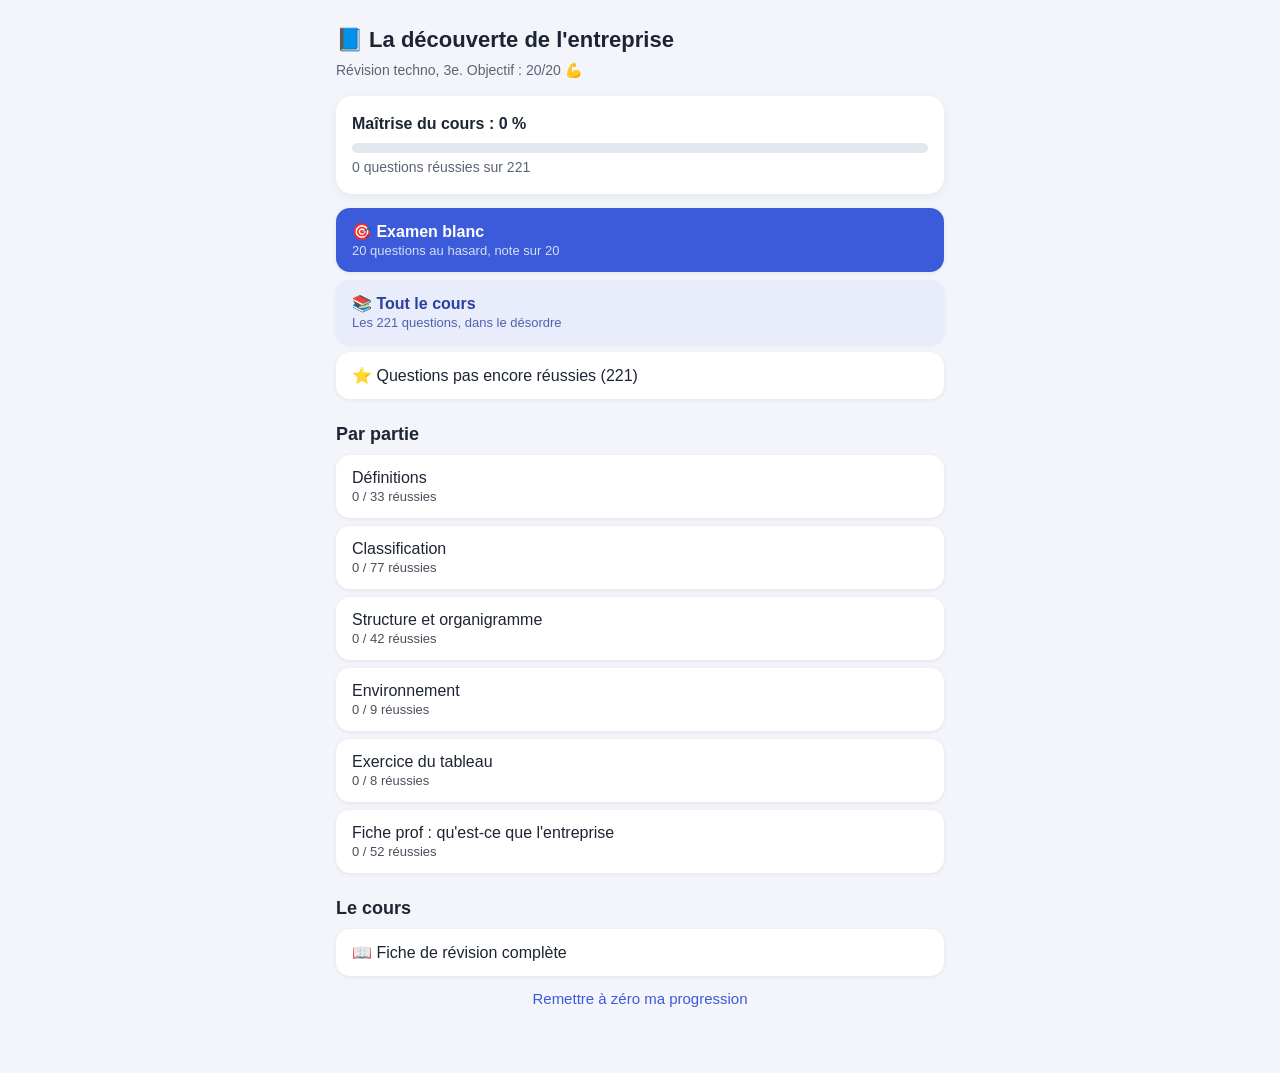
<file: revision-entreprise/index.html>
<!DOCTYPE html>
<html lang="fr">
<head>
<meta charset="UTF-8">
<meta name="viewport" content="width=device-width, initial-scale=1">
<title>Révision Techno : la découverte de l'entreprise</title>
<style>
*{box-sizing:border-box}
body{margin:0;font-family:-apple-system,BlinkMacSystemFont,"Segoe UI",Roboto,sans-serif;background:#f3f5fa;color:#1d2433;line-height:1.45}
.wrap{max-width:640px;margin:0 auto;padding:18px 16px 60px}
h1{font-size:22px;margin:6px 0 4px}
h2{font-size:18px;margin:22px 0 8px}
.sub{color:#5b6476;font-size:14px;margin-bottom:16px}
.card{background:#fff;border-radius:16px;padding:16px;box-shadow:0 2px 10px rgba(20,30,60,.07);margin-bottom:14px}
.btn{display:block;width:100%;text-align:left;border:none;border-radius:14px;padding:14px 16px;margin:8px 0;font-size:16px;cursor:pointer;background:#fff;color:#1d2433;box-shadow:0 1px 4px rgba(20,30,60,.08);font-family:inherit}
.btn:active{transform:scale(.99)}
.btn.main{background:#3b5bdb;color:#fff;font-weight:600}
.btn.alt{background:#e8ecfb;color:#2b3f9e;font-weight:600}
.btn.red{background:#ffe3e3;color:#a61e1e;font-weight:600}
.btn small{display:block;font-weight:400;opacity:.8;font-size:13px;margin-top:2px}
.row{display:flex;gap:8px}
.row .btn{text-align:center}
.bar{height:10px;background:#e3e7f0;border-radius:6px;overflow:hidden;margin:8px 0 4px}
.bar>div{height:100%;background:linear-gradient(90deg,#37b24d,#69db7c);transition:width .3s}
.tag{display:inline-block;font-size:12px;font-weight:700;padding:3px 9px;border-radius:20px;background:#e8ecfb;color:#2b3f9e}
.top{display:flex;justify-content:space-between;align-items:center;margin-bottom:10px;font-size:14px;color:#5b6476}
.q{font-size:18px;font-weight:600;margin:12px 0 6px}
.opt{display:block;width:100%;text-align:left;border:2px solid #e3e7f0;background:#fff;border-radius:12px;padding:12px 14px;margin:8px 0;font-size:16px;cursor:pointer;font-family:inherit;color:#1d2433}
.opt.ok{border-color:#37b24d;background:#ebfbee}
.opt.ko{border-color:#f03e3e;background:#fff5f5}
.opt:disabled{cursor:default}
input[type=text]{width:100%;font-size:17px;padding:12px 14px;border-radius:12px;border:2px solid #d0d6e2;font-family:inherit}
input[type=text]:focus{outline:none;border-color:#3b5bdb}
.fb{margin-top:12px;padding:12px 14px;border-radius:12px;font-size:15px}
.fb.ok{background:#ebfbee;color:#1f6b2c}
.fb.ko{background:#fff5f5;color:#9b1c1c}
.big{font-size:52px;font-weight:800;text-align:center;margin:6px 0}
.center{text-align:center}
.wrong{border-left:4px solid #f03e3e;padding:8px 10px;margin:8px 0;background:#fff;border-radius:8px;font-size:14px}
.wrong b{color:#1f6b2c}
.fiche h3{margin:16px 0 6px;font-size:16px;color:#2b3f9e}
.fiche ul{margin:4px 0;padding-left:20px}
.fiche li{margin:4px 0}
.note{background:#fff9db;border-radius:10px;padding:10px 12px;font-size:14px;margin:10px 0}
table{width:100%;border-collapse:collapse;font-size:13px}
td,th{border:1px solid #dfe3ec;padding:6px;vertical-align:top}
th{background:#f1f3f9}
.link{background:none;border:none;color:#3b5bdb;font-size:15px;cursor:pointer;padding:6px 0;font-family:inherit}
</style>
</head>
<body>
<div class="wrap" id="app"></div>
<script>
var CH={def:"Définitions",cla:"Classification",str:"Structure et organigramme",env:"Environnement",tab:"Exercice du tableau",prof:"Fiche prof : qu'est-ce que l'entreprise"};

var Q=[
// ===== DEFINITIONS =====
{c:"def",t:"txt",q:"Une entreprise se définit par son nom, qui est sa ...",acc:["raison sociale"],r:"sa raison sociale"},
{c:"def",t:"txt",q:"Une entreprise se définit par son adresse, qui est son ...",acc:["siege social"],r:"son siège social"},
{c:"def",q:"Le nom de l'entreprise s'appelle ...",o:["la raison sociale","le siège social","le capital","le chiffre d'affaires"]},
{c:"def",q:"Complète : « Une entreprise est un ensemble de moyens (personnel et capital), réunis et organisés, destinés à ... »",o:["produire et commercialiser des biens et/ou des services","acheter des actions en bourse","payer des impôts à l'État","embaucher le plus de salariés possible"]},
{c:"def",q:"« ... des biens et/ou des services qui seront vendus pour réaliser ... »",o:["des bénéfices","des dépenses","des stocks","des salaires"]},
{c:"def",t:"txt",q:"Une entreprise est un ensemble de ... (personnel et capital), réunis et organisés.",acc:["moyen"],r:"un ensemble de moyens"},
{c:"def",q:"Une entreprise qui travaille avec des concurrents est dans un environnement concurrentiel, appelé ...",o:["le marché","le monopole","le siège social","le capital"]},
{c:"def",q:"Un environnement NON concurrentiel (une seule entreprise) s'appelle ...",o:["le monopole","le marché","la PME","la demande"]},
{c:"def",q:"Le marché dépend ...",o:["de l'offre et de la demande","uniquement des banques","seulement de l'État","du siège social"]},
{c:"def",t:"txt",q:"Un bien est un ... ou un ... réalisé que l'entreprise va stocker avant de le vendre.",acc:["produit+objet"],r:"un produit ou un objet"},
{c:"def",q:"Un bien, c'est quelque chose ...",o:["de concret, qu'on peut toucher et stocker","qu'on ne peut pas toucher","qui se consomme en même temps qu'il est produit","qui n'a pas de valeur économique"]},
{c:"def",t:"txt",q:"Un service est le ... d'une ... qui ne se traduit pas par un support matériel, mais qui a une valeur économique.",acc:["resultat+activite"],r:"le résultat d'une activité"},
{c:"def",q:"Pourquoi un service ne peut-il pas être stocké ?",o:["Car la production et la consommation sont simultanées","Car il coûte trop cher","Car il est trop lourd","Car l'État l'interdit"]},
{c:"def",q:"Lequel de ces exemples est un SERVICE ?",o:["Transporter des voyageurs","Une voiture","Un réfrigérateur","Du carburant"]},
{c:"def",q:"Lequel de ces exemples est un SERVICE ?",o:["Assurer une maison","Du papier","Une machine","Des produits alimentaires"]},
{c:"def",q:"Lequel de ces exemples est un BIEN ?",o:["Du papier","Assurer une maison","Divertir","Transporter"]},
{c:"def",q:"Les voitures, réfrigérateurs et machines sont des biens ...",o:["d'équipement","de consommation","de service","publics"]},
{c:"def",q:"Les produits alimentaires, le papier et le carburant sont des biens ...",o:["de consommation","d'équipement","immatériels","quaternaires"]},
{c:"def",t:"vf",q:"On définit un service par le fait qu'on ne peut pas le toucher.",a:0},
{c:"def",t:"vf",q:"Un service peut être stocké avant d'être vendu.",a:1,e:"Faux : il n'y a pas de stockage, car la production et la consommation sont simultanées."},
{c:"def",t:"txt",q:"Les biens et services correspondent à un ...",acc:["besoin"],r:"un besoin"},
{c:"def",t:"txt",q:"Les biens et services constituent une ..., qui doit répondre à la ...",acc:["offre+demande"],r:"une offre, qui doit répondre à la demande"},
{c:"def",q:"Le capital, ce sont ...",o:["des fonds investis à long terme dans l'entreprise par les dirigeants ou les actionnaires","les ventes de l'année","les salaires versés","l'adresse de l'entreprise"]},
{c:"def",t:"txt",q:"Capital : il s'agit des ... à long terme ... dans l'entreprise par les dirigeants ou les actionnaires.",acc:["fond+invest"],r:"des fonds à long terme investis"},
{c:"def",t:"txt",q:"Le chiffre d'affaires (CA) est la ... des ... de biens ou de services d'une entreprise.",acc:["somme+vente"],r:"la somme des ventes"},
{c:"def",q:"Le chiffre d'affaires se calcule ...",o:["hors taxes (HT)","toutes taxes comprises (TTC)","après paiement des salaires","en nombre de salariés"]},
{c:"def",q:"Le bénéfice correspond ...",o:["au chiffre d'affaires moins les charges","au chiffre d'affaires plus les charges","au capital de départ","au total des salaires"]},
{c:"def",q:"Une entreprise vend pour 100 000 € et a 80 000 € de charges. Son bénéfice est de :",o:["20 000 €","180 000 €","80 000 €","100 000 €"],e:"Bénéfice = CA − charges = 100 000 − 80 000 = 20 000 €."},
{c:"def",q:"Un magasin a un CA de 250 000 € et 190 000 € de charges. Son bénéfice est de :",o:["60 000 €","440 000 €","190 000 €","250 000 €"],e:"250 000 − 190 000 = 60 000 €."},
{c:"def",q:"Une boulangerie a un CA de 50 000 € et 60 000 € de charges. Que se passe-t-il ?",o:["Elle perd 10 000 € (pas de bénéfice)","Elle gagne 10 000 €","Elle gagne 110 000 €","Son bénéfice est de 50 000 €"],e:"50 000 − 60 000 = −10 000 € : les charges sont plus grandes que le CA, c'est une perte."},
{c:"def",q:"Lequel n'est PAS une charge de l'entreprise ?",o:["Les ventes aux clients","Les salaires","Les impôts","Le paiement des fournisseurs de matières premières"]},
{c:"def",q:"Le bénéfice, c'est le montant qui reste à l'entreprise pour ...",o:["financer des investissements, faire des placements et rémunérer les dirigeants","payer les fournisseurs","calculer le chiffre d'affaires","choisir son siège social"]},
{c:"def",q:"Les dividendes sont versés ...",o:["aux actionnaires","aux clients","aux fournisseurs","aux communes"]},

// ===== CLASSIFICATION =====
{c:"cla",q:"Quels sont les 4 critères de classification des entreprises ?",o:["Secteur d'activité, taille, composition du capital, forme juridique","Nom, adresse, logo, couleur","Clients, fournisseurs, banques, administration","Biens, services, offre, demande"]},
{c:"cla",q:"Lequel n'est PAS un critère de classification des entreprises ?",o:["Le nom de l'entreprise","La taille","La forme juridique","La composition du capital"]},
{c:"cla",q:"Qui a créé la classification la plus connue des secteurs d'activité ?",o:["Colin Clark, économiste anglais","Karl Marx","Adam Smith","Henry Ford"]},
{c:"cla",q:"Le secteur PRIMAIRE regroupe les entreprises de ...",o:["production de matières premières","production industrielle et de transformation","production de services","production de haute technologie"]},
{c:"cla",q:"Le secteur SECONDAIRE regroupe les entreprises de ...",o:["production industrielle et de transformation de matières premières","production de matières premières","production de services","production de haute technologie"]},
{c:"cla",q:"Le secteur TERTIAIRE regroupe les entreprises de ...",o:["production de services","production de matières premières","production industrielle","production de haute technologie"]},
{c:"cla",q:"Le secteur QUATERNAIRE regroupe les entreprises de ...",o:["production de haute technologie à haute valeur ajoutée","production de matières premières","production de services","transformation de matières premières"]},
{c:"cla",q:"Exemples du secteur primaire :",o:["Bois, pétrole, minerai, légumes, élevage","Automobile, électroménager, informatique","Assurance, banque, opérateur","Coiffeur, médecin, taxi"]},
{c:"cla",q:"Exemples du secteur secondaire :",o:["Automobile, électroménager, informatique","Bois, pétrole, minerai","Assurance, banque, opérateur","Légumes, élevage"]},
{c:"cla",q:"Exemples du secteur tertiaire :",o:["Assurance, banque, opérateur","Automobile, électroménager","Bois, pétrole, minerai","Légumes, élevage"]},
{c:"cla",q:"Darty vend des produits ET fait des réparations. Que montre cet exemple ?",o:["Une entreprise peut avoir des activités de natures différentes","Darty est une entreprise publique","Darty appartient au secteur primaire","Darty est une TPE"]},
{c:"cla",q:"Une entreprise est à capital PUBLIC quand ...",o:["l'État possède tout ou au moins 50 % du capital","des actionnaires privés détiennent la majorité du capital","elle a plus de 500 salariés","elle est cotée en bourse"]},
{c:"cla",t:"txt",q:"Capital public : ... possède tout ou au moins 50 % du capital de l'entreprise.",acc:["etat"],r:"L'État"},
{c:"cla",q:"Une entreprise est à capital PRIVÉ quand ...",o:["la majorité du capital est détenue par des actionnaires privés (individu ou entreprise)","l'État possède au moins 50 % du capital","elle a moins de 10 salariés","elle ne fait pas de bénéfice"]},
{c:"cla",q:"Laquelle est une entreprise publique ?",o:["EDF","H&M","Apple","Rossignol"]},
{c:"cla",q:"Laquelle est une entreprise publique ?",o:["SNCF","Décathlon","Mercedes","Nvidia"]},
{c:"cla",q:"Une micro-entreprise (TPE) a ...",o:["0 à 9 salariés","10 à 49 salariés","50 à 499 salariés","plus de 500 salariés"]},
{c:"cla",q:"Une petite entreprise a ...",o:["10 à 49 salariés","0 à 9 salariés","50 à 499 salariés","plus de 500 salariés"]},
{c:"cla",q:"Une moyenne entreprise a ...",o:["50 à 499 salariés","10 à 49 salariés","0 à 9 salariés","plus de 500 salariés"]},
{c:"cla",q:"Une grande entreprise a ...",o:["plus de 500 salariés","50 à 499 salariés","10 à 49 salariés","0 à 9 salariés"]},
{c:"cla",t:"txt",q:"Que veut dire TPE ?",acc:["tres petite+entreprise"],r:"Très Petite Entreprise"},
{c:"cla",q:"Quel pourcentage des entreprises sont des TPE (0 à 9 salariés) ?",o:["92,9 %","5,9 %","1,1 %","0,1 %"]},
{c:"cla",q:"Quel pourcentage des entreprises sont des grandes entreprises ?",o:["0,1 %","1,1 %","5,9 %","92,9 %"]},
{c:"cla",q:"Les grandes entreprises (0,1 % des entreprises) emploient ...",o:["32,5 % des salariés","0,1 % des salariés","92,9 % des salariés","5,9 % des salariés"]},
{c:"cla",q:"Les petites et moyennes entreprises sont regroupées sous le sigle ...",o:["PME ou PMI","SA ou SAS","TPE","EURL"]},
{c:"cla",t:"txt",q:"Que signifie EURL ?",acc:["entreprise unipersonnelle+responsabilite limitee"],r:"Entreprise Unipersonnelle à Responsabilité Limitée"},
{c:"cla",t:"txt",q:"Que signifie SARL ?",acc:["societe+responsabilite limitee"],r:"Société À Responsabilité Limitée"},
{c:"cla",t:"txt",q:"Que signifie SA ?",acc:["societe anonyme"],r:"Société Anonyme"},
{c:"cla",t:"txt",q:"Que signifie SAS ?",acc:["societe+action+simplifiee"],r:"Société par Actions Simplifiée (ta fiche écrit « à actions simplifiée »)"},
{c:"cla",q:"Combien d'associés dans une entreprise individuelle ?",o:["1 seul","2 minimum","7 minimum","50 maximum"]},
{c:"cla",q:"Combien d'associés dans une EURL ?",o:["1 seul","2 minimum","7 minimum","50 maximum"]},
{c:"cla",q:"Combien d'associés dans une SARL (selon ta fiche) ?",o:["2 minimum, 50 maximum","1 seul","7 minimum","Aucun"]},
{c:"cla",q:"Combien d'associés minimum dans une SA ou une SAS (selon ta fiche) ?",o:["7","1","2","50"]},
{c:"cla",q:"Capital minimum d'une SA ou d'une SAS (selon ta fiche) ?",o:["37 000 €","1 €","Pas de capital minimum","Néant"]},
{c:"cla",q:"Capital minimum d'une SARL (selon ta fiche) ?",o:["1 €","37 000 €","7 €","50 000 €"]},
{c:"cla",q:"Capital minimum d'une EURL ?",o:["Pas de capital minimum","37 000 €","7 000 €","100 €"]},
{c:"cla",q:"Capital de l'entreprise individuelle ?",o:["Néant","1 €","37 000 €","7 000 €"]},
{c:"cla",q:"Régime fiscal de l'entreprise individuelle ?",o:["Impôt sur le revenu","Impôt sur les sociétés","Pas d'impôt","Impôt sur les sociétés ou sur le revenu"]},
{c:"cla",q:"Régime fiscal de l'EURL et de la SARL ?",o:["Impôt sur les sociétés ou impôt sur le revenu","Impôt sur le revenu uniquement","Pas d'impôt","Impôt sur les sociétés uniquement"]},
{c:"cla",q:"Régime fiscal de la SA et de la SAS ?",o:["Impôt sur les sociétés","Impôt sur le revenu","Pas d'impôt","Impôt sur le revenu ou sur les sociétés"]},
{c:"cla",q:"Principal inconvénient de l'entreprise individuelle ?",o:["Elle engage le patrimoine familial du créateur","Le capital de départ est très élevé","Il faut 7 associés","Elle est trop complexe administrativement"]},
{c:"cla",q:"Avantages de l'entreprise individuelle ?",o:["Pas de dépôt de statut et pas de capital minimum","Cotation en bourse possible","Patrimoine personnel protégé","Mouvement de capitaux autorisé"]},
{c:"cla",q:"Avantage de l'EURL et de la SARL ?",o:["Elles peuvent aisément se transformer en SA","Cotation en bourse possible","Pas de dépôt de statut","Aucun impôt"]},
{c:"cla",q:"Inconvénient de l'EURL et de la SARL ?",o:["Inadaptées en cas de développement et d'ouverture du capital à des investisseurs extérieurs","Elles engagent le patrimoine familial","Montant élevé du capital de départ","Il faut 7 associés"]},
{c:"cla",q:"Avantages de la SA ?",o:["Cotation en bourse possible et mouvement de capitaux autorisé","Pas de capital minimum","Pas de dépôt de statut","Un seul associé"]},
{c:"cla",q:"Inconvénients de la SA ?",o:["Montant élevé du capital de départ et grande complexité administrative","Elle engage le patrimoine familial","Elle ne peut pas grandir","Un seul associé possible"]},
{c:"cla",q:"Quelle forme est plus simple administrativement que la SA et protège le patrimoine personnel ?",o:["SAS","Entreprise individuelle","SARL","EURL"]},
{c:"cla",q:"Quelle forme juridique permet d'être coté en bourse ?",o:["SA","EURL","Entreprise individuelle","SARL"]},
{c:"cla",q:"Inconvénient de la SAS ?",o:["Montant élevé du capital de départ","Engage le patrimoine familial","Ne peut pas avoir d'associés","Pas de protection du patrimoine"]},

// ===== STRUCTURE =====
{c:"str",q:"Les entreprises sont structurées suivant ...",o:["une direction, des fonctions et des services","des clients et des fournisseurs","un capital et un bénéfice","des biens et des services"]},
{c:"str",q:"Un organigramme est ...",o:["un système de représentation hiérarchisé qui met en évidence les relations entre les services ou les personnes","la liste des clients de l'entreprise","le calcul du bénéfice","le contrat de travail des salariés"]},
{c:"str",q:"Ton organigramme contient ...",o:["5 fonctions et 10 services","4 fonctions et 8 services","10 fonctions et 5 services","3 fonctions et 9 services"]},
{c:"str",q:"Quelles sont les 5 fonctions de l'organigramme ?",o:["Direction générale, administrative, achats, technique, commerciale","Marketing, production, gestion, magasin, communication","Clients, fournisseurs, banques, administration, État","Primaire, secondaire, tertiaire, quaternaire, public"]},
{c:"str",q:"Que fait la direction générale ?",o:["Fixe les objectifs et contrôle leur réalisation, coordonne les services, gère l'administration","Fabrique les produits","Vend les produits aux clients","Gère le stock"]},
{c:"str",q:"Les 2 services de la fonction administrative ?",o:["Gestion et ressources humaines","Approvisionnement et magasin","Marketing et communication","Production et bureau d'études"]},
{c:"str",q:"Les 2 services de la fonction achats ?",o:["Approvisionnement et magasin","Gestion et ressources humaines","Marketing et commercialisation","Production et bureau des méthodes"]},
{c:"str",q:"Les 3 services de la fonction technique ?",o:["Bureau des méthodes, production, bureau d'études","Marketing, commercialisation, communication","Gestion, ressources humaines, magasin","Approvisionnement, magasin, production"]},
{c:"str",q:"Les 3 services de la fonction commerciale ?",o:["Marketing, commercialisation, communication","Bureau des méthodes, production, bureau d'études","Gestion, ressources humaines, approvisionnement","Magasin, production, communication"]},
{c:"str",t:"vf",q:"Le marketing organise les campagnes publicitaires et de promotion.",a:1,e:"Faux : c'est la communication. Le marketing étudie les habitudes des consommateurs et crée le besoin."},
{c:"str",t:"vf",q:"La production fabrique les produits selon les méthodes définies par le bureau de conception.",a:0},
{c:"str",t:"vf",q:"Le magasin sélectionne les fournisseurs.",a:1,e:"Faux : c'est l'approvisionnement. Le magasin gère le stock et approvisionne les ateliers."},

// ===== ENVIRONNEMENT =====
{c:"env",q:"Quels sont les 4 partenaires de l'entreprise dans son environnement ?",o:["Fournisseurs, clients, banques, administration","Marketing, production, gestion, magasin","État, communes, ménages, commerces","Actionnaires, salariés, dirigeants, concurrents"]},
{c:"env",q:"Pourquoi l'entreprise a-t-elle besoin de fournisseurs ?",o:["Elle a besoin de matières premières","Pour financer son fonctionnement","Pour vendre sa production","Pour payer ses impôts"]},
{c:"env",q:"Une entreprise qui réalise tout ou partie de la production d'une autre entreprise est un ...",o:["sous-traitant","client","actionnaire","ménage"]},
{c:"env",q:"Pourquoi l'entreprise a-t-elle besoin des banques ?",o:["Pour financer son fonctionnement (hommes, machines, matériel)","Pour acheter des matières premières","Pour vendre sa production","Pour fixer ses objectifs"]},
{c:"env",q:"Qui fait partie de l'administration, partenaire de l'entreprise ?",o:["L'État et les communes","Les commerces et les ménages","Les fournisseurs et les sous-traitants","Les banques et les assurances"]},
{c:"env",q:"Quels sont les 2 types de clients ?",o:["Les commerces et les ménages","L'État et les communes","Les banques et les fournisseurs","Les sous-traitants et les actionnaires"]},
{c:"env",t:"vf",q:"Une entreprise est en contact direct avec le monde extérieur.",a:0},
{c:"env",q:"Une famille qui achète un vélo chez Décathlon est ...",o:["un client (ménage)","un fournisseur","un sous-traitant","l'administration"]},
{c:"env",q:"L'entreprise vend sa production à ...",o:["des clients","des fournisseurs","des banques","des sous-traitants"]},

// ===== TABLEAU =====
{c:"tab",q:"Quelle entreprise PRODUIT DES BIENS (à entourer en bleu) ?",o:["Rossignol (skis)","Coiffeur","Médecin","Taxi"]},
{c:"tab",q:"Quelle entreprise PRODUIT DES BIENS (à entourer en bleu) ?",o:["Airbus (avions)","Pompes funèbres","Psy","Webdesigner"]},
{c:"tab",q:"Quelle entreprise PRODUIT DES BIENS (à entourer en bleu) ?",o:["Mercedes (voitures)","Ménage","SNCF","Police"]},
{c:"tab",q:"Quelle entreprise est du secteur TERTIAIRE (à entourer en vert) ?",o:["Coiffeur","Airbus","Mercedes","Rossignol"]},
{c:"tab",q:"Quelle entreprise est du secteur TERTIAIRE (à entourer en vert) ?",o:["Taxi","Apple","Décathlon (fabrication de vélos)","Airbus"]},
{c:"tab",q:"Quelle entreprise est du secteur TERTIAIRE (à entourer en vert) ?",o:["Médecin","Rossignol","Mercedes","Apple"]},
{c:"tab",q:"Quelle entreprise est PUBLIQUE (à entourer en rouge) ?",o:["SNCF","Coiffeur","Apple","Décathlon"]},
{c:"tab",q:"Quelle entreprise est PUBLIQUE (à entourer en rouge) ?",o:["EDF","H&M","Mercedes","Webdesigner"]}
];

// ===== FICHE PROF =====
Q.push(
{c:"prof",q:"Qu'est-ce qu'une entreprise (selon la fiche prof) ?",o:["L'activité d'une personne ou d'un groupe de personnes qui travaillent pour fournir des biens ou des services à des clients","Un bâtiment où l'on stocke des marchandises","Un service de l'État qui collecte les impôts","Un groupe d'actionnaires qui achètent en bourse"]},
{c:"prof",q:"Combien y a-t-il d'entreprises en France ?",o:["Plus de 2 millions","Environ 200 000","Plus de 14 millions","Environ 500"]},
{c:"prof",q:"Combien de salariés travaillent dans les entreprises en France ?",o:["14 millions","2 millions","500 000","60 millions"]},
{c:"prof",q:"Quel est l'objectif principal d'une entreprise ?",o:["Satisfaire ses clients pour gagner de l'argent","Payer le moins d'impôts possible","Avoir le plus de salariés possible","Être cotée en bourse"]},
{c:"prof",q:"Gagner de l'argent permet aussi à l'entreprise de ...",o:["créer des emplois et verser des salaires","ne plus avoir de clients","supprimer ses fournisseurs","devenir une entreprise publique"]},
{c:"prof",q:"Qui est propriétaire d'une entreprise PUBLIQUE ?",o:["L'État","Un propriétaire individuel","Les clients","Les salariés"]},
{c:"prof",q:"Qui est propriétaire d'une entreprise PRIVÉE ?",o:["Un propriétaire individuel ou collectif, à but lucratif","L'État","Les communes","Les banques"]},
{c:"prof",q:"Que veut dire « à but lucratif » ?",o:["Qui cherche à gagner de l'argent","Qui appartient à l'État","Qui ne fait pas de bénéfice","Qui a moins de 10 salariés"]},
{c:"prof",q:"Quel est le type d'entreprise le plus courant ?",o:["La micro-entreprise ou TPE (92,9 % des entreprises)","La grande entreprise","La moyenne entreprise","L'entreprise publique"]},
{c:"prof",q:"Exemples de micro-entreprises (TPE) :",o:["Coiffure, serrurier, cordonnier, artisan","Airbus, EDF, SNCF","Banques et assurances","Mercedes, Apple, Nvidia"]},
{c:"prof",q:"Si le créateur est seul, qui est propriétaire de l'entreprise ?",o:["Le créateur est l'unique propriétaire","L'État","Ses salariés","Ses clients"]},
{c:"prof",q:"Quand on crée une entreprise à plusieurs, chacun est propriétaire ...",o:["proportionnellement à son apport","à parts égales, quoi qu'il ait apporté","seulement s'il travaille dedans","uniquement s'il est le plus âgé"]},
{c:"prof",q:"Quel est le problème de monsieur Patrick Turet ?",o:["Il ne trouve pas de fournisseurs compétitifs pour lui fournir des roues de qualité","Il n'a pas assez de clients","Sa banque refuse de lui prêter de l'argent","Il n'a pas de salariés"]},
{c:"prof",q:"Quelles sont les 5 étapes de mise en place d'un projet, dans l'ordre ?",o:["Étude du projet, définition du projet, mise en place du projet, production et lancement, vente et développement","Production, étude, vente, définition, mise en place","Vente, production, étude, définition, lancement","Définition, vente, étude, production, mise en place"]},
{c:"prof",q:"Quelle est l'ÉTAPE 1 d'un projet ?",o:["L'étude du projet","La définition du projet","La production et le lancement","La vente et le développement"]},
{c:"prof",q:"Quelle est l'ÉTAPE 2 d'un projet ?",o:["La définition du projet","L'étude du projet","La mise en place du projet","La vente et le développement"]},
{c:"prof",q:"Quelle est l'ÉTAPE 3 d'un projet ?",o:["La mise en place du projet","La définition du projet","La production et le lancement","L'étude du projet"]},
{c:"prof",q:"Quelle est l'ÉTAPE 4 d'un projet ?",o:["La production et le lancement","La mise en place du projet","La vente et le développement","L'étude du projet"]},
{c:"prof",q:"Quelle est l'ÉTAPE 5 (la dernière) d'un projet ?",o:["La vente et le développement","La production et le lancement","La définition du projet","L'étude du projet"]},
{c:"prof",q:"À quelle étape décide-t-on de la forme définitive de l'objet ?",o:["Mise en place du projet et production","Étude du projet","Vente et développement","Définition du projet"]},
{c:"prof",q:"Quel service protège les nouveaux produits de l'entreprise ?",o:["Le service juridique","Le service logistique","Le service commercial","Les ressources humaines"]},
{c:"prof",q:"Par quels moyens le service juridique protège-t-il les nouveaux produits ?",o:["Le dépôt de brevet et du nom du produit","La publicité","Le stockage au magasin","Le recrutement"]},
{c:"prof",q:"Quel est le rôle du service logistique ?",o:["Stocker les premières pièces dans le magasin de l'usine, préparer le transport des articles commandés et les acheminer chez les clients","Rédiger les contrats","Fabriquer les produits","Gérer les salaires"]},
{c:"prof",q:"Dans une entreprise, si l'un ou l'autre ne respecte pas ses engagements ...",o:["l'ensemble de la chaîne s'enraye","rien ne change","l'entreprise gagne plus d'argent","l'État paie à sa place"]},
{c:"prof",q:"La performance et la survie d'une entreprise sont liées ...",o:["au respect des droits et devoirs de chacun","au nombre de clients uniquement","à la couleur du logo","à la taille du siège social"]},
{c:"prof",q:"Le cadre des relations entre l'entreprise et les salariés est défini par ...",o:["le code du travail, les conventions collectives et le règlement intérieur","le chiffre d'affaires et le bénéfice","les clients et les fournisseurs","le brevet et le nom du produit"]},
{c:"prof",q:"Que décrit le contrat de travail ?",o:["Les missions, la rémunération, le lieu et la durée du travail","Le bénéfice de l'entreprise","La liste des clients","Le brevet du produit"]},
{c:"prof",t:"txt",q:"Le contrat de travail décrit les missions, la ..., le lieu et la durée du travail.",acc:["remuneration","salaire"],r:"la rémunération"},
{c:"prof",q:"Quels sont les 3 types d'obligations d'une entreprise envers ses employés et l'État ?",o:["Juridique, sociale, fiscale","Commerciale, technique, administrative","Primaire, secondaire, tertiaire","Publique, privée, mixte"]},
{c:"prof",q:"Quelles sont les obligations de l'entreprise envers ses employés ?",o:["Verser les salaires, assurer la sécurité, respecter le code du travail","Leur donner des actions","Leur acheter une voiture","Leur choisir un logement"]},
{c:"prof",q:"Faire du développement durable, c'est concilier combien d'objectifs ?",o:["3","2","4","5"]},
{c:"prof",q:"Quels sont les 3 objectifs du développement durable pour une entreprise ?",o:["Produire des biens ou services, créer des emplois pour que chacun profite de la croissance, protéger l'environnement","Gagner de l'argent, payer moins d'impôts, avoir plus de clients","Acheter, stocker, vendre","Étudier, produire, vendre"]},
{c:"prof",q:"Pourquoi protéger l'environnement dans le développement durable ?",o:["Par solidarité avec les générations futures","Pour payer moins de salaires","Pour vendre plus cher","Parce que c'est moins cher"]},
{c:"prof",t:"txt",q:"Que signifient les initiales MEDEF ?",acc:["mouvement+entreprise+france"],r:"Mouvement Des Entreprises De France"}
);
var SP=["Direction","Marketing et communication","Recherche et développement","Production","Commercial","Finances et comptabilité","Ressources humaines","Service juridique","Services généraux"];
[["Décider des orientations",0],["Définir le produit ou le service à vendre",1],["Étudier, tester et essayer",2],["Fabriquer un produit ou un service",3],["Vendre les produits ou services de l'entreprise",4],["Gérer les factures, les finances, les salaires",5],["Organiser et gérer les compétences des hommes et des femmes",6],["Rédiger l'ensemble des contrats de l'entreprise",7],["Assurer la logistique",8]]
.forEach(function(x){Q.push({c:"prof",q:"Tableau de la fiche prof : quel service doit « "+x[0]+" » ?",pool:SP,a:x[1]});
 Q.push({c:"prof",q:"Tableau de la fiche prof : quel est le rôle du service « "+SP[x[1]]+" » ?",pool:["Décider des orientations","Définir le produit ou le service à vendre","Étudier, tester et essayer","Fabriquer un produit ou un service","Vendre les produits ou services de l'entreprise","Gérer les factures, les finances, les salaires","Organiser et gérer les compétences des hommes et des femmes","Rédiger l'ensemble des contrats de l'entreprise","Assurer la logistique"],a:x[1]});});

// Questions générées : secteurs
var SECT=["Primaire","Secondaire","Tertiaire","Quaternaire"];
[["Un éleveur de vaches",0],["Une exploitation forestière (bois)",0],["Une mine de minerai",0],["Un producteur de légumes",0],["L'extraction de pétrole",0],
 ["Une usine automobile",1],["Un fabricant d'électroménager",1],["Un fabricant d'avions (Airbus)",1],["Un fabricant de skis (Rossignol)",1],["Un fabricant d'ordinateurs",1],
 ["Une banque",2],["Une compagnie d'assurance",2],["Un opérateur téléphonique",2],["Un coiffeur",2],["Un médecin",2],["La SNCF (transport)",2],["Un taxi",2],
 ["Une entreprise de haute technologie à haute valeur ajoutée",3]
].forEach(function(x){Q.push({c:"cla",q:x[0]+" appartient à quel secteur ?",o:SECT,a:x[1],fix:1});});

// Questions générées : taille
var TAI=["Micro-entreprise (TPE)","Petite entreprise","Moyenne entreprise","Grande entreprise"];
[[5,0],[9,0],[10,1],[35,1],[49,1],[50,2],[250,2],[499,2],[500,3],[3000,3]].forEach(function(x){
 Q.push({c:"cla",q:"Une entreprise de "+x[0]+" salariés est une ...",o:TAI,a:x[1],fix:1});});

// Questions générées : service -> fonction
var FON=["Direction générale","Fonction administrative","Fonction achats","Fonction technique","Fonction commerciale"];
[["Gestion",1],["Ressources humaines",1],["Approvisionnement",2],["Magasin",2],["Bureau des méthodes",3],["Production",3],["Bureau d'études",3],["Marketing",4],["Commercialisation",4],["Communication",4]]
.forEach(function(x){Q.push({c:"str",q:"Le service « "+x[0]+" » appartient à quelle fonction ?",o:FON,a:x[1],fix:1});});

// Questions générées : rôle -> service
var SRV=["Direction générale","Gestion","Ressources humaines","Approvisionnement","Magasin","Bureau des méthodes","Production","Bureau d'études","Marketing","Commercialisation","Communication"];
[["Fixe les objectifs à atteindre et contrôle leur réalisation.",0],["Coordonne les activités des principaux services.",0],
 ["Enregistre les documents comptables (chèques, factures).",1],["S'occupe de l'aspect financier : salaires, paiement des fournisseurs, dépenses, recettes.",1],
 ["S'occupe du recrutement et de la formation.",2],["Gère les carrières du personnel et assure le respect de la législation du travail.",2],
 ["Sélectionne les fournisseurs.",3],["Achète les matières premières et fournitures.",3],
 ["Gère le stock.",4],["Approvisionne les ateliers en matières premières.",4],
 ["S'intéresse aux techniques de fabrication.",5],["Conçoit de nouveaux outils ou de nouvelles machines.",5],
 ["Fabrique les produits de l'entreprise.",6],
 ["Développe de nouveaux produits.",7],["Recherche des solutions techniques et réalise des plans.",7],
 ["Apporte et crée le besoin du client.",8],["Étudie, grâce à des études de marché, les habitudes des consommateurs.",8],
 ["Regroupe les personnes qui vendent le produit (représentants, vendeurs en magasin).",9],["Assure le suivi des produits après-vente.",9],
 ["Organise les campagnes publicitaires et de promotion.",10]
].forEach(function(x){Q.push({c:"str",q:"Quel service ? « "+x[0]+" »",pool:SRV,a:x[1]});});

Q.forEach(function(q,i){q.id=i; if(q.t==="vf"){q.o=["Vrai","Faux"];q.fix=1;} if(q.a===undefined&&!q.t)q.a=0;});

// ===== ÉTAT =====
var st={m:{},e:{},best:null};
try{var s=localStorage.getItem("rev-entreprise");if(s)st=JSON.parse(s);}catch(e){}
function save(){try{localStorage.setItem("rev-entreprise",JSON.stringify(st));}catch(e){}}
function shuf(a){a=a.slice();for(var i=a.length-1;i>0;i--){var j=Math.floor(Math.random()*(i+1));var t=a[i];a[i]=a[j];a[j]=t;}return a;}
function norm(s){return s.toLowerCase().normalize("NFD").replace(/[̀-ͯ]/g,"").replace(/[^a-z0-9]+/g," ").trim();}
function esc(s){return String(s).replace(/&/g,"&amp;").replace(/</g,"&lt;");}
var app=document.getElementById("app");
var run=null;

function home(){
 run=null;
 var n=Q.length,m=Object.keys(st.m).length,e=Object.keys(st.e).length,pct=Math.round(m/n*100);
 var h='<h1>📘 La découverte de l\'entreprise</h1><div class="sub">Révision techno, 3e. Objectif : 20/20 💪</div>';
 h+='<div class="card"><b>Maîtrise du cours : '+pct+' %</b><div class="bar"><div style="width:'+pct+'%"></div></div><div class="sub" style="margin:0">'+m+' questions réussies sur '+n+(st.best!==null?' · Meilleure note à l\'examen blanc : <b>'+st.best+'/20</b>':'')+'</div></div>';
 h+='<button class="btn main" onclick="start(\'exam\')">🎯 Examen blanc<small>20 questions au hasard, note sur 20</small></button>';
 h+='<button class="btn alt" onclick="start(\'all\')">📚 Tout le cours<small>Les '+n+' questions, dans le désordre</small></button>';
 if(e)h+='<button class="btn red" onclick="start(\'err\')">❌ Refaire mes erreurs ('+e+')<small>Jusqu\'à ce qu\'il n\'en reste plus aucune</small></button>';
 h+='<button class="btn" onclick="start(\'new\')">⭐ Questions pas encore réussies ('+(n-m)+')</button>';
 h+='<h2>Par partie</h2>';
 Object.keys(CH).forEach(function(k){var tot=Q.filter(function(q){return q.c===k;}),ok=tot.filter(function(q){return st.m[q.id];}).length;
  h+='<button class="btn" onclick="start(\'ch\',\''+k+'\')">'+CH[k]+'<small>'+ok+' / '+tot.length+' réussies</small></button>';});
 h+='<h2>Le cours</h2><button class="btn" onclick="fiche()">📖 Fiche de révision complète</button>';
 h+='<div class="center"><button class="link" onclick="resetAll()">Remettre à zéro ma progression</button></div>';
 app.innerHTML=h;window.scrollTo(0,0);
}
function resetAll(){
 app.innerHTML='<div class="card center"><p><b>Effacer toute ta progression ?</b></p><div class="row"><button class="btn red" onclick="st={m:{},e:{},best:null};save();home()">Oui, effacer</button><button class="btn" onclick="home()">Annuler</button></div></div>';
}
function start(mode,ch){
 var l=Q;
 if(mode==="err")l=Q.filter(function(q){return st.e[q.id];});
 if(mode==="new")l=Q.filter(function(q){return !st.m[q.id];});
 if(mode==="ch")l=Q.filter(function(q){return q.c===ch;});
 l=shuf(l);
 if(mode==="exam"){ // équilibré entre les parties
  var by={};l.forEach(function(q){(by[q.c]=by[q.c]||[]).push(q);});
  var want={def:5,cla:5,str:3,env:2,tab:1,prof:4},pick=[];
  Object.keys(want).forEach(function(k){pick=pick.concat((by[k]||[]).slice(0,want[k]));});
  l=shuf(pick);
 }
 if(!l.length){app.innerHTML='<div class="card center"><p>🎉 Rien à réviser ici, tout est réussi !</p><button class="btn main" onclick="home()">Retour</button></div>';return;}
 run={mode:mode,list:l,i:0,score:0,wrong:[]};
 show();
}
function show(){
 var q=run.list[run.i];run.done=false;
 var h='<div class="top"><button class="link" onclick="home()">← Accueil</button><span>'+(run.i+1)+' / '+run.list.length+' · ✅ '+run.score+'</span></div>';
 h+='<div class="bar"><div style="width:'+(run.i/run.list.length*100)+'%"></div></div>';
 h+='<div class="card"><span class="tag">'+CH[q.c]+'</span><div class="q">'+esc(q.q)+'</div>';
 if(q.t==="txt"){
  h+='<div class="sub" style="margin:4px 0 10px">✍️ Écris la réponse (les accents ne comptent pas)</div><input type="text" id="inp" autocomplete="off" autocapitalize="off"><button class="btn main" style="text-align:center" onclick="checkTxt()">Valider</button>';
 }else{
  var opts;
  if(q.pool){var others=shuf(q.pool.map(function(_,i){return i;}).filter(function(i){return i!==q.a;})).slice(0,3);opts=shuf([q.a].concat(others));run.cur=opts.map(function(i){return {txt:q.pool[i],ok:i===q.a};});}
  else{opts=q.o.map(function(t,i){return {txt:t,ok:i===q.a};});run.cur=q.fix?opts:shuf(opts);}
  run.cur.forEach(function(o,i){h+='<button class="opt" id="o'+i+'" onclick="pick('+i+')">'+esc(o.txt)+'</button>';});
 }
 h+='<div id="fb"></div></div>';
 app.innerHTML=h;window.scrollTo(0,0);
 var inp=document.getElementById("inp");if(inp){inp.focus();inp.addEventListener("keydown",function(ev){if(ev.key==="Enter")checkTxt();});}
}
function goodText(q){return q.t==="txt"?q.r:(q.pool?q.pool[q.a]:q.o[q.a]);}
function pick(i){
 if(run.done)return;run.done=true;
 var ok=run.cur[i].ok;
 run.cur.forEach(function(o,j){var b=document.getElementById("o"+j);b.disabled=true;if(o.ok)b.classList.add("ok");else if(j===i)b.classList.add("ko");});
 result(ok);
}
function checkTxt(){
 if(run.done)return;var q=run.list[run.i];var v=norm(document.getElementById("inp").value);
 if(!v)return;run.done=true;document.getElementById("inp").disabled=true;
 var ok=q.acc.some(function(a){return a.split("+").every(function(k){return v.indexOf(norm(k))>=0;});});
 result(ok,true);
}
function result(ok,txt){
 var q=run.list[run.i];record(q.id,ok);
 if(ok)run.score++;else run.wrong.push(q);
 var h='<div class="fb '+(ok?'ok':'ko')+'">'+(ok?'✅ <b>Bravo !</b>':'❌ <b>Pas tout à fait.</b>')+(!ok||txt?' Réponse : <b>'+esc(goodText(q))+'</b>':'')+(q.e?'<br>'+esc(q.e):'')+'</div>';
 if(!ok&&txt)h+='<button class="link" onclick="override()">J\'avais écrit la même chose avec d\'autres mots : compter juste</button>';
 h+='<button class="btn main" style="text-align:center;margin-top:12px" onclick="next()">'+(run.i+1<run.list.length?'Question suivante →':'Voir mon résultat')+'</button>';
 document.getElementById("fb").innerHTML=h;
 document.getElementById("fb").scrollIntoView({behavior:"smooth",block:"nearest"});
}
function override(){var q=run.list[run.i];record(q.id,true);run.score++;run.wrong.pop();
 document.getElementById("fb").querySelector(".fb").className="fb ok";var l=document.querySelector("#fb .link");if(l)l.remove();}
function record(id,ok){if(ok){st.m[id]=1;delete st.e[id];}else{delete st.m[id];st.e[id]=1;}save();}
function next(){run.i++;if(run.i<run.list.length)show();else end();}
function end(){
 var n=run.list.length,s=run.score,note=Math.round(s/n*20*2)/2;
 if(run.mode==="exam"&&(st.best===null||note>st.best)){st.best=note;save();}
 var msg=note>=20?"🏆 PARFAIT ! Tu maîtrises tout !":note>=16?"🔥 Très bien ! Encore un petit effort pour le 20/20.":note>=12?"👍 C'est bien, refais tes erreurs.":"💪 Relis la fiche puis recommence.";
 var h='<div class="card center"><div class="sub" style="margin:0">Ta note</div><div class="big">'+note+'/20</div><div>'+s+' bonnes réponses sur '+n+'</div><p><b>'+msg+'</b></p></div>';
 if(run.wrong.length){h+='<h2>À retenir ('+run.wrong.length+')</h2>';run.wrong.forEach(function(q){h+='<div class="wrong">'+esc(q.q)+'<br>→ <b>'+esc(goodText(q))+'</b></div>';});
  h+='<button class="btn red" style="text-align:center" onclick="start(\'err\')">Refaire mes erreurs</button>';}
 h+='<button class="btn main" style="text-align:center" onclick="start(\'exam\')">Nouvel examen blanc</button><button class="btn" style="text-align:center" onclick="home()">Accueil</button>';
 app.innerHTML=h;window.scrollTo(0,0);
}
function fiche(){
 var h='<div class="top"><button class="link" onclick="home()">← Accueil</button></div><div class="card fiche"><h1>📖 Fiche de révision</h1>';
 h+='<h3>I. Définitions</h3><ul>';
 h+='<li><b>Entreprise</b> : un <b>ensemble de moyens</b> (personnel et capital), réunis et organisés, destinés à <b>produire et commercialiser des biens et/ou des services</b> qui seront vendus pour réaliser <b>des bénéfices</b>.</li>';
 h+='<li>Son <b>nom</b> = sa <b>raison sociale</b>. Son <b>adresse</b> = son <b>siège social</b>.</li>';
 h+='<li>Environnement concurrentiel = <b>le marché</b> (offre et demande). Non concurrentiel = <b>le monopole</b>.</li>';
 h+='<li><b>Bien</b> : un <b>produit</b> ou un <b>objet</b>, concret, qu\'on peut toucher et stocker. Biens de consommation (alimentation, papier, carburant) et d\'équipement (voitures, réfrigérateurs, machines).</li>';
 h+='<li><b>Service</b> : le <b>résultat d\'une activité</b>, pas matériel mais avec une valeur économique. Pas de stockage : production et consommation simultanées (transporter, divertir, assurer, nourrir). On ne peut pas le toucher.</li>';
 h+='<li>Biens et services répondent à un <b>besoin</b>, constituent une <b>offre</b> qui répond à la <b>demande</b>.</li>';
 h+='<li><b>Capital</b> : des <b>fonds</b> à long terme <b>investis</b> par les dirigeants ou les actionnaires.</li>';
 h+='<li><b>Chiffre d\'affaires</b> : la <b>somme des ventes</b> de biens ou de services, <b>hors taxes</b>.</li>';
 h+='<li><b>Bénéfice</b> = <b>CA moins les charges</b> (fournisseurs, salaires, impôts). C\'est ce qui <b>reste à l\'entreprise</b> pour investir, placer, rémunérer les dirigeants (dividendes aux actionnaires).</li></ul>';
 h+='<h3>II. Classification (4 critères)</h3><p>Secteur d\'activité, taille, composition du capital, forme juridique.</p>';
 h+='<p><b>1. Secteurs (Colin Clark, économiste anglais)</b></p><ul><li><b>Primaire</b> : matières premières (bois, pétrole, minerai, légumes, élevage)</li><li><b>Secondaire</b> : industrie, transformation (automobile, électroménager, informatique)</li><li><b>Tertiaire</b> : services (assurance, banque, opérateur)</li><li><b>Quaternaire</b> : haute technologie à haute valeur ajoutée</li></ul><p>Une entreprise peut avoir plusieurs activités (Darty : commerce + service).</p>';
 h+='<p><b>2. Capital</b></p><ul><li><b>Public</b> : <b>l\'État</b> possède tout ou au moins 50 % (SNCF, EDF)</li><li><b>Privé</b> : la majorité est détenue par des <b>actionnaires privés</b> (individu ou entreprise)</li></ul>';
 h+='<p><b>3. Taille</b></p><table><tr><th>Salariés</th><th>Type</th><th>% entreprises</th><th>% salariés</th></tr><tr><td>0 à 9</td><td>Micro (TPE)</td><td>92,9 %</td><td>20,6 %</td></tr><tr><td>10 à 49</td><td>Petite</td><td>5,9 %</td><td>21,7 %</td></tr><tr><td>50 à 499</td><td>Moyenne</td><td>1,1 %</td><td>25,2 %</td></tr><tr><td>500 et +</td><td>Grande</td><td>0,1 %</td><td>32,5 %</td></tr></table><p>Petites et moyennes = <b>PME ou PMI</b>.</p>';
 h+='<p><b>4. Forme juridique</b></p><ul><li><b>EURL</b> : Entreprise Unipersonnelle à Responsabilité Limitée</li><li><b>SARL</b> : Société À Responsabilité Limitée</li><li><b>SA</b> : Société Anonyme</li><li><b>SAS</b> : Société par Actions Simplifiée</li></ul>';
 h+='<table><tr><th></th><th>Capital</th><th>Associés</th><th>Impôt</th><th>+</th><th>−</th></tr>';
 h+='<tr><td><b>EI</b></td><td>Néant</td><td>1 seul</td><td>Revenu</td><td>Pas de statut, pas de capital min.</td><td>Engage le patrimoine familial</td></tr>';
 h+='<tr><td><b>EURL</b></td><td>Pas de min.</td><td>1 seul</td><td>Sociétés ou revenu</td><td>Se transforme facilement en SA</td><td>Inadaptée au développement</td></tr>';
 h+='<tr><td><b>SARL</b></td><td>1 €</td><td>2 à 50</td><td>Sociétés ou revenu</td><td>Se transforme facilement en SA</td><td>Inadaptée au développement</td></tr>';
 h+='<tr><td><b>SA</b></td><td>37 000 €</td><td>7 min.</td><td>Sociétés</td><td>Bourse, mouvement de capitaux</td><td>Capital élevé, complexe</td></tr>';
 h+='<tr><td><b>SAS</b></td><td>37 000 €</td><td>7 min.</td><td>Sociétés</td><td>Plus simple que la SA, patrimoine protégé</td><td>Capital élevé</td></tr></table>';
 h+='<div class="note">💡 À l\'examen, écris les chiffres de ta fiche (c\'est ce que ton prof attend).</div>';
 h+='<h3>III. Structure</h3><p>Direction + fonctions + services. <b>Organigramme</b> : représentation hiérarchisée des relations entre services ou personnes.</p><ul>';
 h+='<li><b>Direction générale</b> : fixe les objectifs et contrôle, coordonne, gestion administrative</li>';
 h+='<li><b>Administrative</b> : <b>Gestion</b> (comptabilité, salaires, fournisseurs) + <b>Ressources humaines</b> (recrutement, formation, carrières, droit du travail)</li>';
 h+='<li><b>Achats</b> : <b>Approvisionnement</b> (choisit les fournisseurs, achète) + <b>Magasin</b> (stock, approvisionne les ateliers)</li>';
 h+='<li><b>Technique</b> : <b>Bureau des méthodes</b> (techniques de fabrication, nouveaux outils) + <b>Production</b> (fabrique) + <b>Bureau d\'études</b> (nouveaux produits, plans)</li>';
 h+='<li><b>Commerciale</b> : <b>Marketing</b> (crée le besoin, études de marché) + <b>Commercialisation</b> (vend, après-vente) + <b>Communication</b> (publicité, promotion)</li></ul>';
 h+='<h3>IV. Environnement</h3><ul><li><b>Fournisseurs</b> : matières premières, parfois <b>sous-traitants</b></li><li><b>Clients</b> : <b>commerces</b> et <b>ménages</b></li><li><b>Banques</b> : financent le fonctionnement (hommes, machines, matériel)</li><li><b>Administration</b> : <b>l\'État et les communes</b></li></ul>';
 h+='<h3>Exercice du tableau</h3><ul><li>🔵 Biens : H&M, Rossignol, Décathlon, Mercedes, Airbus, Apple</li><li>🟢 Tertiaire : SNCF, pompes funèbres, ménage, médecin, psy, coiffeur, taxi, webdesigner</li><li>🔴 Publiques : SNCF, EDF, police</li></ul>';
 h+='<h3>V. Fiche prof : qu\'est-ce que l\'entreprise</h3><ul>';
 h+='<li><b>Entreprise</b> : l\'activité d\'une personne ou d\'un groupe de personnes qui travaillent pour fournir des biens ou des services à des clients.</li>';
 h+='<li>En France : <b>plus de 2 millions</b> d\'entreprises, <b>14 millions</b> de salariés.</li>';
 h+='<li><b>Objectif</b> : satisfaire ses clients pour gagner de l\'argent. Cela permet de créer des emplois et verser des salaires.</li>';
 h+='<li><b>Publique</b> : propriétaire = l\'État. <b>Privée</b> : propriétaire individuel ou collectif, à but lucratif.</li>';
 h+='<li>Le plus courant : la <b>micro-entreprise (TPE), 92,9 %</b> (coiffure, serrurier, cordonnier, artisan).</li>';
 h+='<li><b>Propriété</b> : seul, le créateur est l\'unique propriétaire. À plusieurs, chacun est propriétaire <b>proportionnellement à son apport</b>.</li></ul>';
 h+='<table><tr><th>Service</th><th>Rôle</th></tr><tr><td>Direction</td><td>Décider des orientations</td></tr><tr><td>Marketing et communication</td><td>Définir le produit ou le service à vendre</td></tr><tr><td>Recherche et développement</td><td>Étudier, tester et essayer</td></tr><tr><td>Production</td><td>Fabriquer un produit ou un service</td></tr><tr><td>Commercial</td><td>Vendre les produits ou services</td></tr><tr><td>Finances et comptabilité</td><td>Gérer les factures, les finances, les salaires</td></tr><tr><td>Ressources humaines</td><td>Organiser et gérer les compétences des hommes et des femmes</td></tr><tr><td>Service juridique</td><td>Rédiger l\'ensemble des contrats</td></tr><tr><td>Services généraux</td><td>Assurer la logistique</td></tr></table><ul>';
 h+='<li><b>Patrick Turet</b> : ne trouve pas de fournisseurs compétitifs pour lui fournir des roues de qualité.</li>';
 h+='<li><b>5 étapes d\'un projet</b> : 1. étude du projet, 2. définition du projet, 3. mise en place du projet, 4. production et lancement, 5. vente et développement.</li>';
 h+='<li>Forme définitive de l\'objet : à la <b>mise en place du projet et production</b>.</li>';
 h+='<li>Le <b>service juridique</b> protège les nouveaux produits : <b>dépôt de brevet et du nom</b> du produit.</li>';
 h+='<li><b>Logistique</b> : stocke les premières pièces dans le magasin de l\'usine, prépare le transport des articles commandés et les achemine chez les clients.</li>';
 h+='<li>Chacun a un rôle et une part de responsabilité. Si l\'un ne respecte pas ses engagements, <b>toute la chaîne s\'enraye</b>. La performance et la survie dépendent du <b>respect des droits et devoirs</b> de chacun.</li>';
 h+='<li>Relations entreprise/salariés : <b>code du travail, conventions collectives, règlement intérieur</b>. Le <b>contrat de travail</b> décrit missions, rémunération, lieu et durée du travail.</li>';
 h+='<li><b>Obligations</b> envers employés et État : <b>juridique, sociale, fiscale</b>. Verser les salaires, assurer la sécurité, respecter le code du travail.</li>';
 h+='<li><b>Développement durable</b> : concilier 3 objectifs : produire des biens ou services, créer des emplois pour que chacun profite de la croissance, protéger l\'environnement par solidarité avec les générations futures.</li>';
 h+='<li><b>MEDEF</b> : Mouvement Des Entreprises De France.</li></ul>';
 h+='</div><button class="btn main" style="text-align:center" onclick="start(\'exam\')">Je me teste 🎯</button>';
 app.innerHTML=h;window.scrollTo(0,0);
}
home();
</script>
</body>
</html>
</file>
